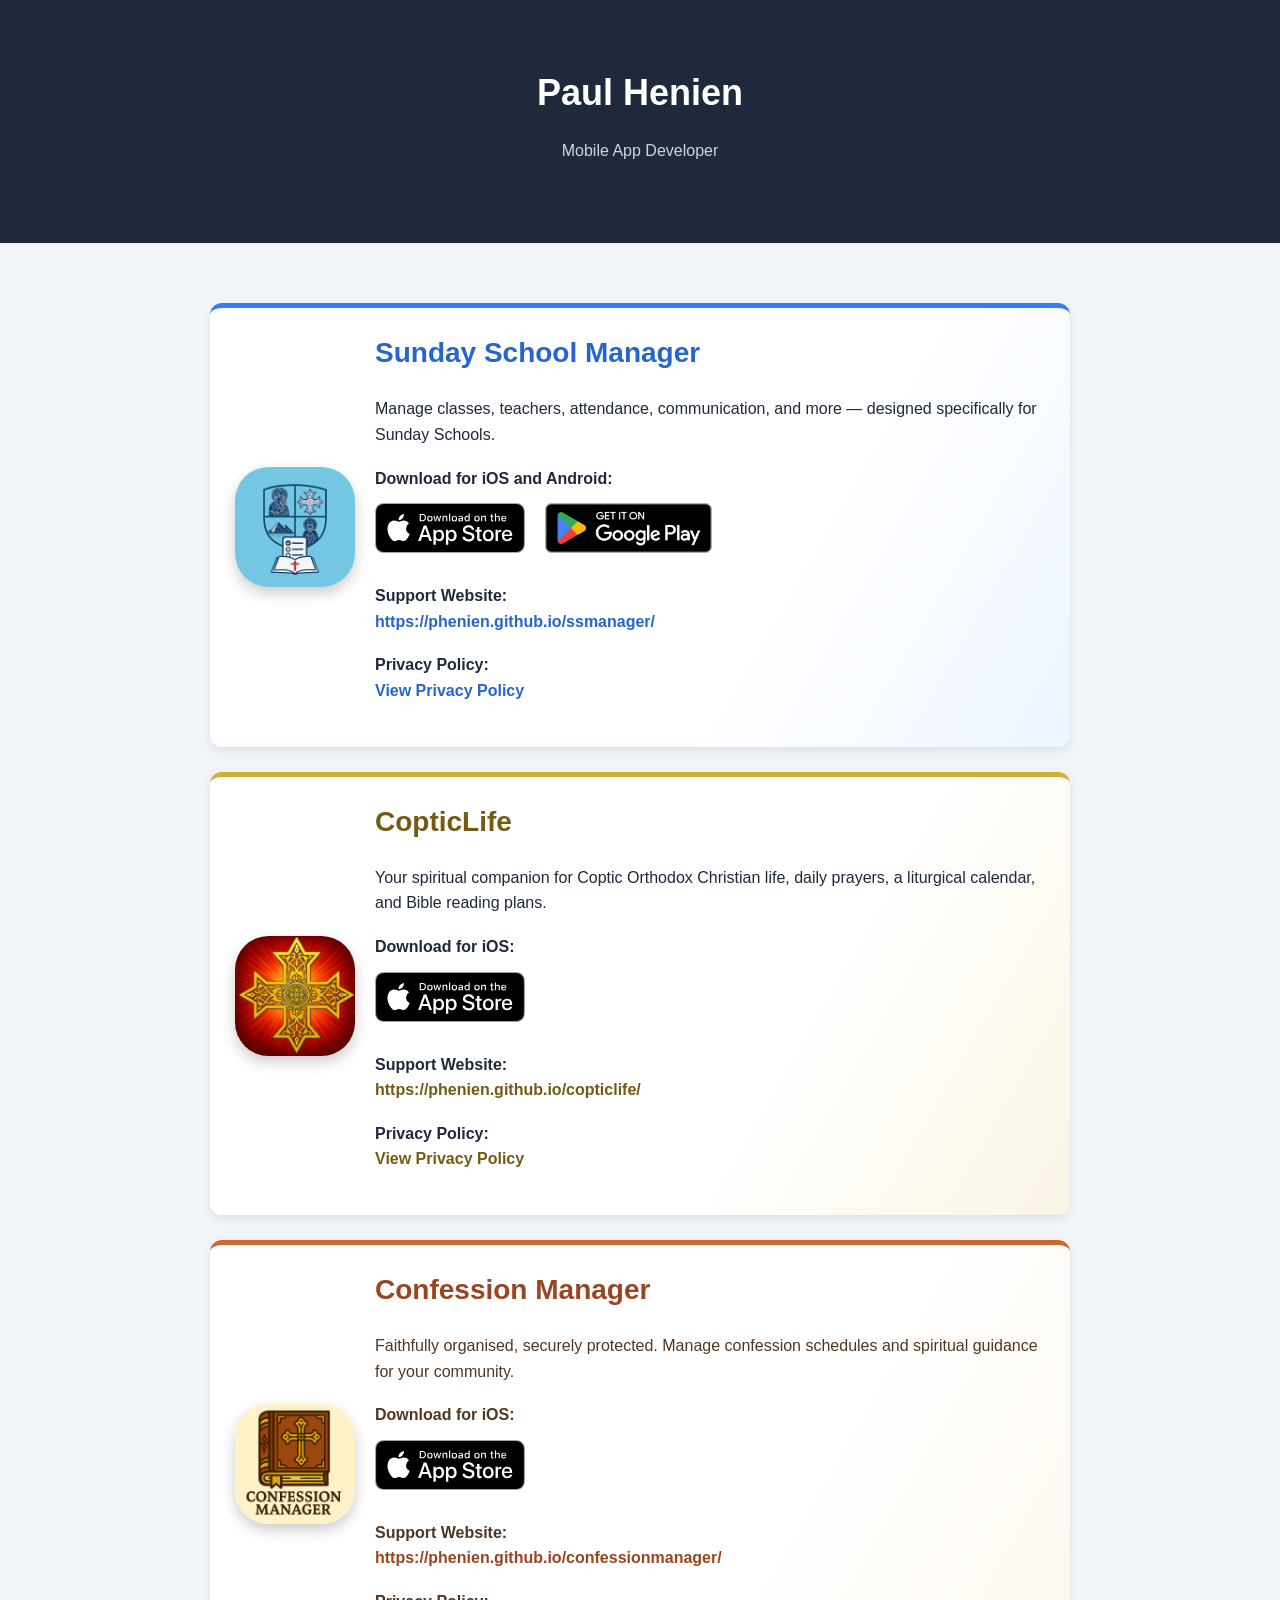
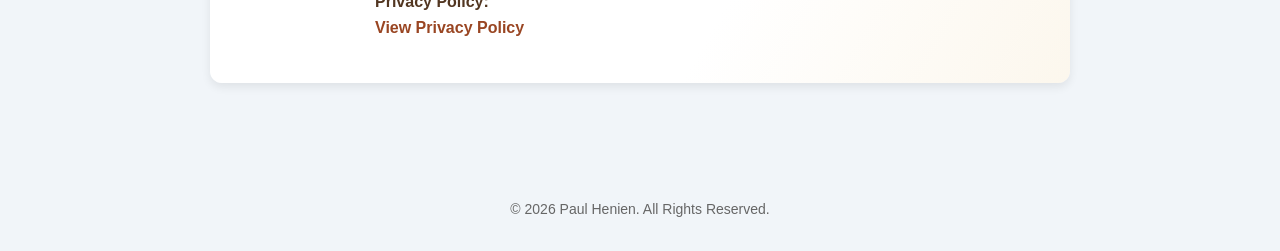
<file: index.html>
<!DOCTYPE html>
<html lang="en-GB">
<head>
    <meta charset="UTF-8" />
    <meta name="viewport" content="width=device-width, initial-scale=1.0" />
    <title>Paul Henien – Developer Portfolio</title>
    <link rel="icon" type="image/svg+xml" href="assets/portfolio-icon.svg">

    <style>
        body {
            font-family: Arial, Helvetica, sans-serif;
            margin: 0;
            padding: 0;
        }

        header {
            background: #2c3e50;
            color: white;
            padding: 40px 20px;
            text-align: center;
        }

        h1 {
            margin: 0 0 10px 0;
            font-size: 36px;
        }

        .container {
            max-width: 900px;
            margin: 40px auto;
            padding: 20px;
        }

        .app-card {
            background: white;
            border-radius: 12px;
            padding: 25px;
            margin-bottom: 25px;
            box-shadow: 0 4px 10px rgba(0,0,0,0.08);
            display: flex;
            gap: 20px;
            align-items: center;
        }

        .app-info {
            flex: 1;
            min-width: 0;
        }

        .app-card h2 {
            margin: 0 0 24px;
            font-size: 28px;
            line-height: 1.4;
        }

        a {
            color: #007aff;
            text-decoration: none;
            font-weight: 600;
        }

        a:hover {
            text-decoration: underline;
        }

        footer {
            text-align: center;
            padding: 30px;
            font-size: 14px;
            color: #666;
        }

        /* App icon styling */
        .app-icon {
            width: 120px;
            height: 120px;
            border-radius: 28%; /* App Store–style rounded corners */
            overflow: hidden;
            flex-shrink: 0;
            box-shadow: 0 6px 14px rgba(0,0,0,0.2);
        }

        .app-icon img {
            width: 100%;
            height: 100%;
            object-fit: cover;
            display: block;
        }

        @media (max-width: 600px) {
            .app-card {
                flex-direction: column;
                align-items: flex-start;
            }
        }
    </style>
    <meta name="description" content="Apps by Paul Henien: Sunday School Manager, CopticLife and Confession Manager. Find app information, support and privacy policies.">
    <link rel="stylesheet" href="assets/site.css">
</head>

<body class="portfolio">

<header>
    <h1>Paul Henien</h1>
    <p>Mobile App Developer</p>
</header>

<main class="container">

    <!-- App Section -->
    <div class="app-card theme-sunday-school">
        <div class="app-icon">
            <img src="SSManager.png" alt="Sunday School Manager icon">
        </div>

        <div class="app-info">
            <h2>Sunday School Manager</h2>
            <p>Manage classes, teachers, attendance, communication, and more — designed specifically for Sunday Schools.</p>

            <div class="app-download">
                <p class="download-label"><strong>Download for iOS and Android:</strong></p>
                <div class="store-badges">
                    <a href="https://apps.apple.com/app/sunday-school-manager/id6755734036" target="_blank" rel="noopener noreferrer" class="store-badge"><img src="assets/app-store-badge.svg" alt="Download on the App Store" height="50"></a>
                    <a href="https://play.google.com/store/apps/details?id=com.henien.ssmanager_flutter" class="store-badge google-play-badge"><img src="assets/google-play-badge.png" alt="Get it on Google Play" height="74"></a>
                </div>
            </div>

            <p><strong>Support Website:</strong><br>
                <a href="https://phenien.github.io/ssmanager/" target="_blank" rel="noopener noreferrer">
                    https://phenien.github.io/ssmanager/
                </a>
            </p>

            <p><strong>Privacy Policy:</strong><br>
                <a href="https://phenien.github.io/ssmanager/privacy.html" target="_blank" rel="noopener noreferrer">
                    View Privacy Policy
                </a>
            </p>
        </div>
    </div>

    <!-- CopticLife App Section -->
    <div class="app-card theme-coptic-life">
        <div class="app-icon">
            <img src="CopticLife.png" alt="Coptic Life icon">
        </div>

        <div class="app-info">
            <h2>CopticLife</h2>
            <p>Your spiritual companion for Coptic Orthodox Christian life, daily prayers, a liturgical calendar, and Bible reading plans.</p>

            <div class="app-download">
                <p class="download-label"><strong>Download for iOS:</strong></p>
                <div class="store-badges">
                    <a href="https://apps.apple.com/app/coptic-life/id6757601710" class="store-badge"><img src="assets/app-store-badge.svg" alt="Download on the App Store" height="50"></a>
                </div>
            </div>

            <p><strong>Support Website:</strong><br>
                <a href="https://phenien.github.io/copticlife/" target="_blank" rel="noopener noreferrer">
                    https://phenien.github.io/copticlife/
                </a>
            </p>

            <p><strong>Privacy Policy:</strong><br>
                <a href="https://phenien.github.io/copticlife/privacy.html" target="_blank" rel="noopener noreferrer">
                    View Privacy Policy
                </a>
            </p>
        </div>
    </div>

    <!-- Confession Manager App Section -->
    <div class="app-card theme-confession">
        <div class="app-icon">
            <img src="ConfessionManager.png" alt="Confession Manager icon">
        </div>

        <div class="app-info">
            <h2>Confession Manager</h2>
            <p>Faithfully organised, securely protected. Manage confession schedules and spiritual guidance for your community.</p>

            <div class="app-download">
                <p class="download-label"><strong>Download for iOS:</strong></p>
                <div class="store-badges">
                    <a href="https://apps.apple.com/app/confession-manager/id6755344059" class="store-badge"><img src="assets/app-store-badge.svg" alt="Download on the App Store" height="50"></a>
                </div>
            </div>

            <p><strong>Support Website:</strong><br>
                <a href="https://phenien.github.io/confessionmanager/" target="_blank" rel="noopener noreferrer">
                    https://phenien.github.io/confessionmanager/
                </a>
            </p>

            <p><strong>Privacy Policy:</strong><br>
                <a href="https://phenien.github.io/confessionmanager/privacy.html" target="_blank" rel="noopener noreferrer">
                    View Privacy Policy
                </a>
            </p>
        </div>
    </div>

</main>

<footer>
    &copy; <span id="year"></span> Paul Henien. All Rights Reserved.
</footer>

<script>
    // Auto-update year
    document.getElementById("year").textContent = new Date().getFullYear();
</script>

</body>
</html>
</file>
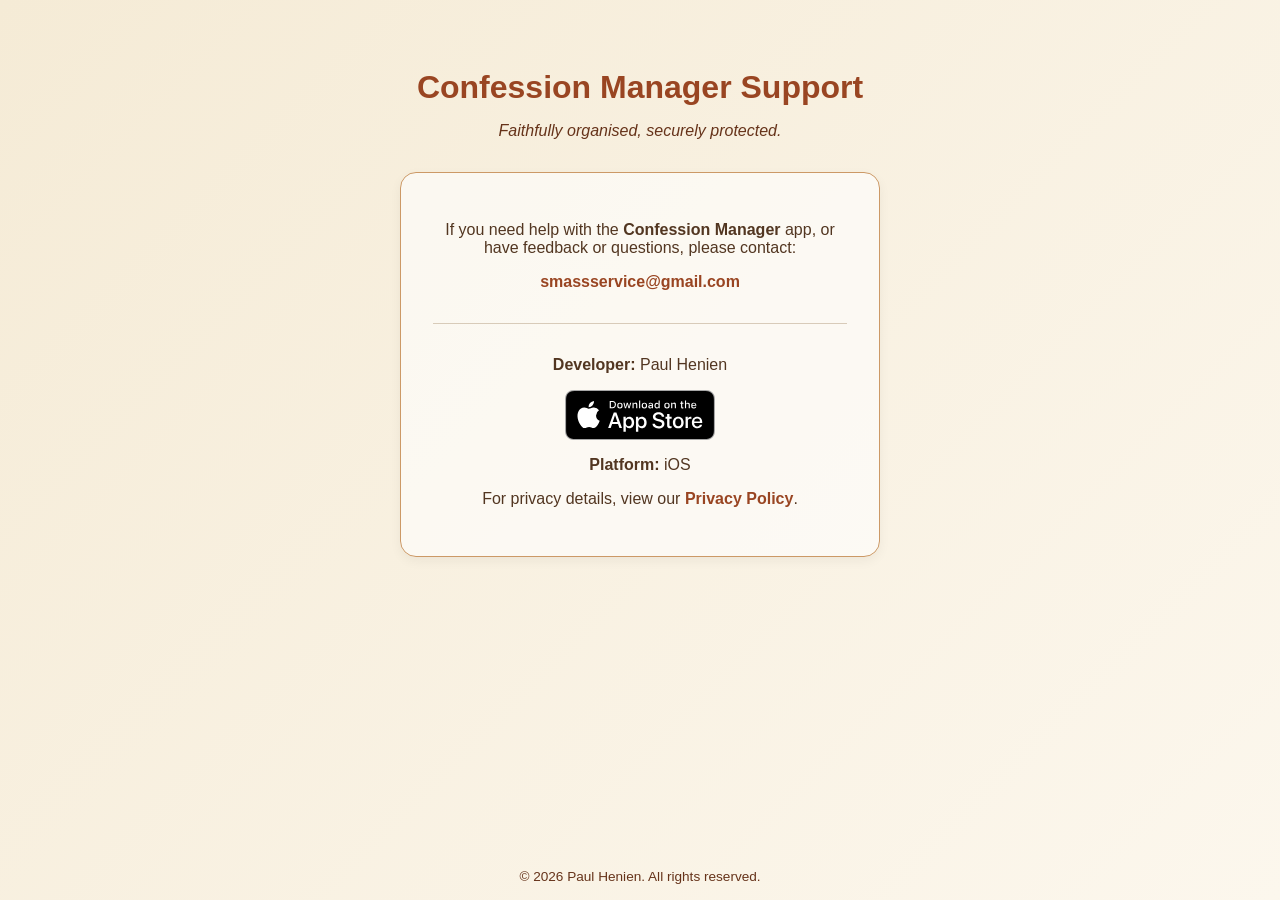
<file: confessionmanager/index.html>
<!DOCTYPE html>
<html lang="en-GB">
<head>
  <meta charset="UTF-8" />
  <meta name="viewport" content="width=device-width, initial-scale=1.0" />
  <meta name="description" content="Confession Manager App Support" />
  <title>Confession Manager Support</title>
  <style>
    body {
      font-family: -apple-system, BlinkMacSystemFont, "Segoe UI", Roboto, Helvetica, Arial, sans-serif;
      background: linear-gradient(135deg, var(--page) 0%, var(--page-end) 100%);
      color: var(--ink);
      margin: 0;
      padding: 0;
      display: flex;
      flex-direction: column;
      align-items: center;
      min-height: 100vh;
    }
    header {
      text-align: center;
      padding: 3rem 1rem 1rem;
    }
    h1 {
      color: var(--link);
      font-size: 2rem;
      margin-bottom: 0.5rem;
    }
    p.subtitle {
      font-style: italic;
      color: var(--muted);
    }
    main {
      background: #ffffffcc;
      border: 1px solid #d6c3a1;
      border-radius: 16px;
      padding: 2rem;
      max-width: 480px;
      text-align: center;
      box-shadow: 0 4px 12px rgba(0, 0, 0, 0.05);
    }
    a {
      color: var(--link);
      text-decoration: none;
      font-weight: 600;
    }
    a:hover {
      text-decoration: underline;
    }
    footer {
      margin-top: auto;
      text-align: center;
      padding: 1rem;
      font-size: 0.85rem;
      color: #7b6a58;
    }
  </style>
    <link rel="stylesheet" href="../assets/site.css">
    <link rel="icon" type="image/png" href="../ConfessionManager.png">
    <link rel="apple-touch-icon" href="../ConfessionManager.png">
</head>
<body class="theme-confession">
  <header>
    <h1 class="app-title"><span>Confession Manager Support</span></h1>
    <p class="subtitle">Faithfully organised, securely protected.</p>
  </header>

  <main>
    <p>If you need help with the <strong>Confession Manager</strong> app, or have feedback or questions, please contact:</p>
    <p><a href="mailto:smassservice@gmail.com">smassservice@gmail.com</a></p>

    <hr style="margin: 2rem 0; border: none; border-top: 1px solid #d8cbb9;" />

    <p><strong>Developer:</strong> Paul Henien</p>
    <p><a href="https://apps.apple.com/app/confession-manager/id6755344059" class="store-badge"><img src="../assets/app-store-badge.svg" alt="Download on the App Store" height="50"></a></p>
    <p><strong>Platform:</strong> iOS</p>

    <p>For privacy details, view our <a href="privacy.html">Privacy Policy</a>.</p>
  </main>

  <footer>
    &copy; 2026 Paul Henien. All rights reserved.
  </footer>
</body>
</html>
</file>
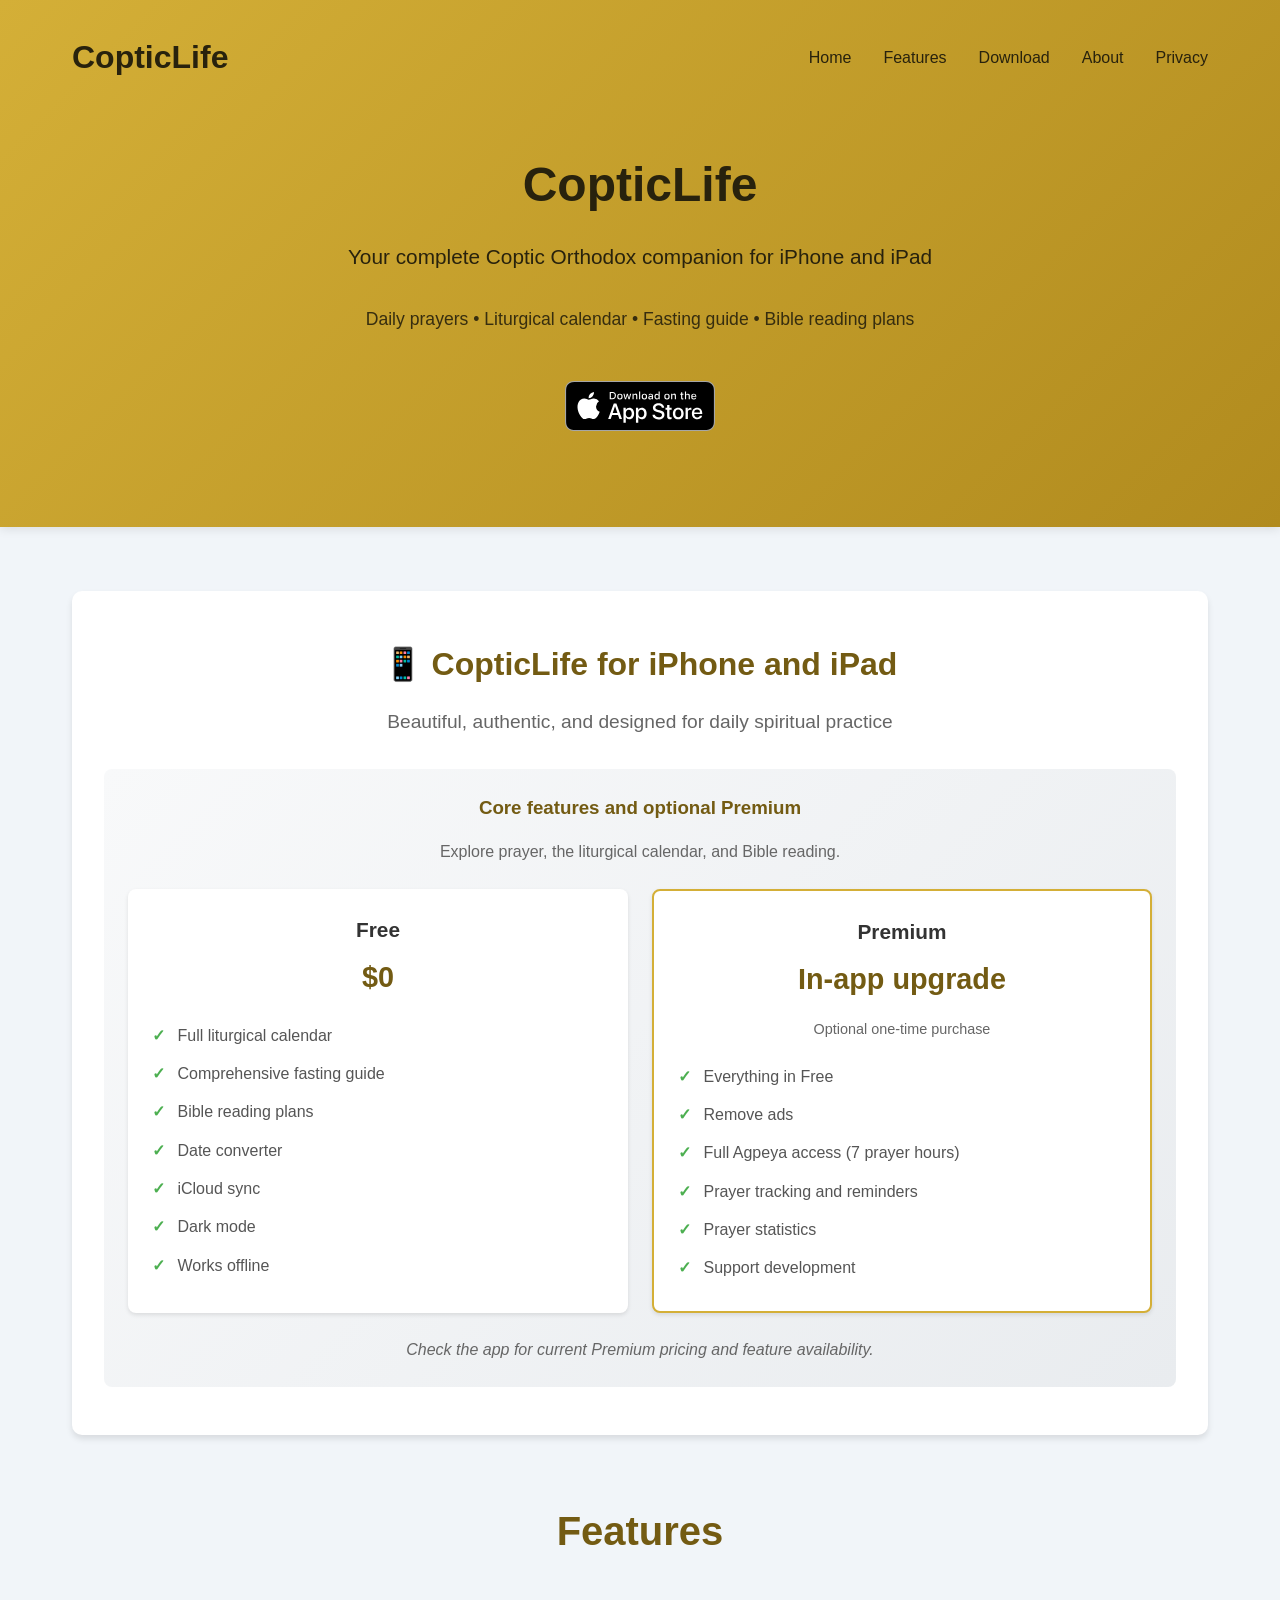
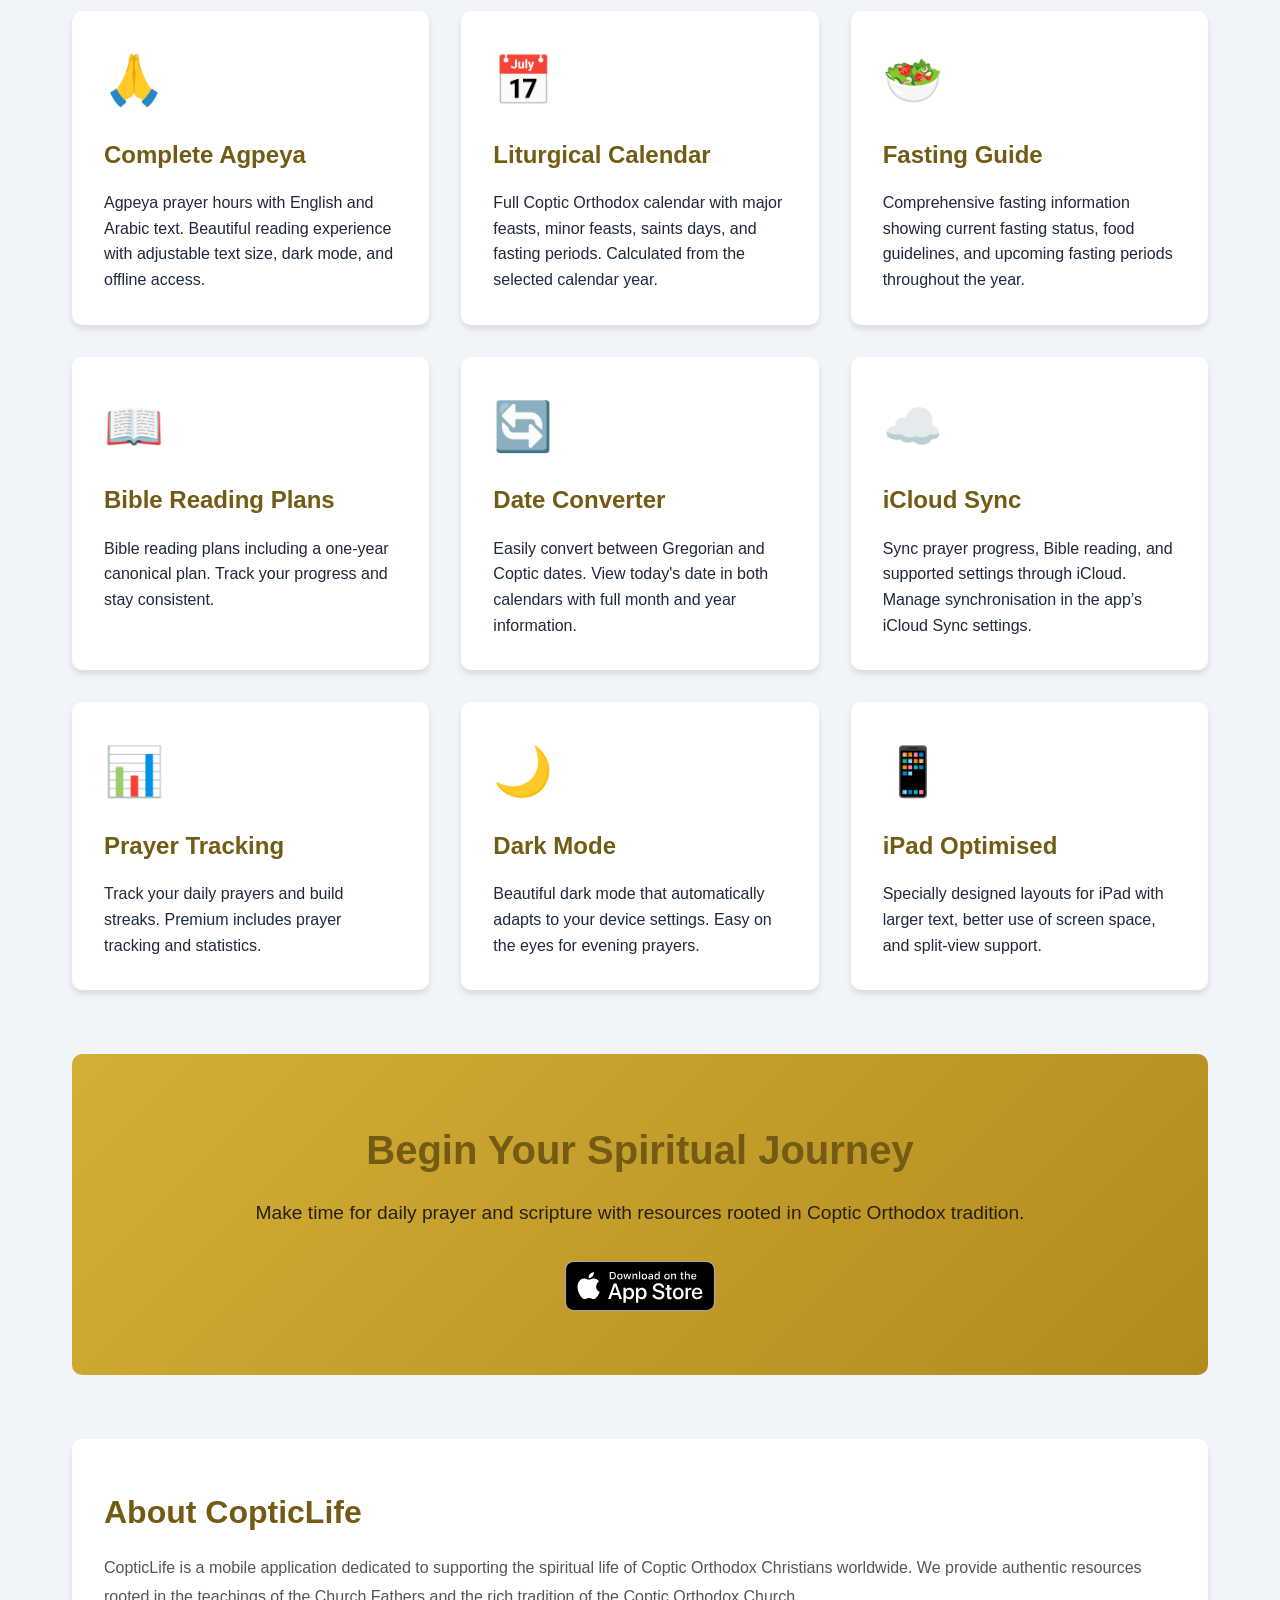
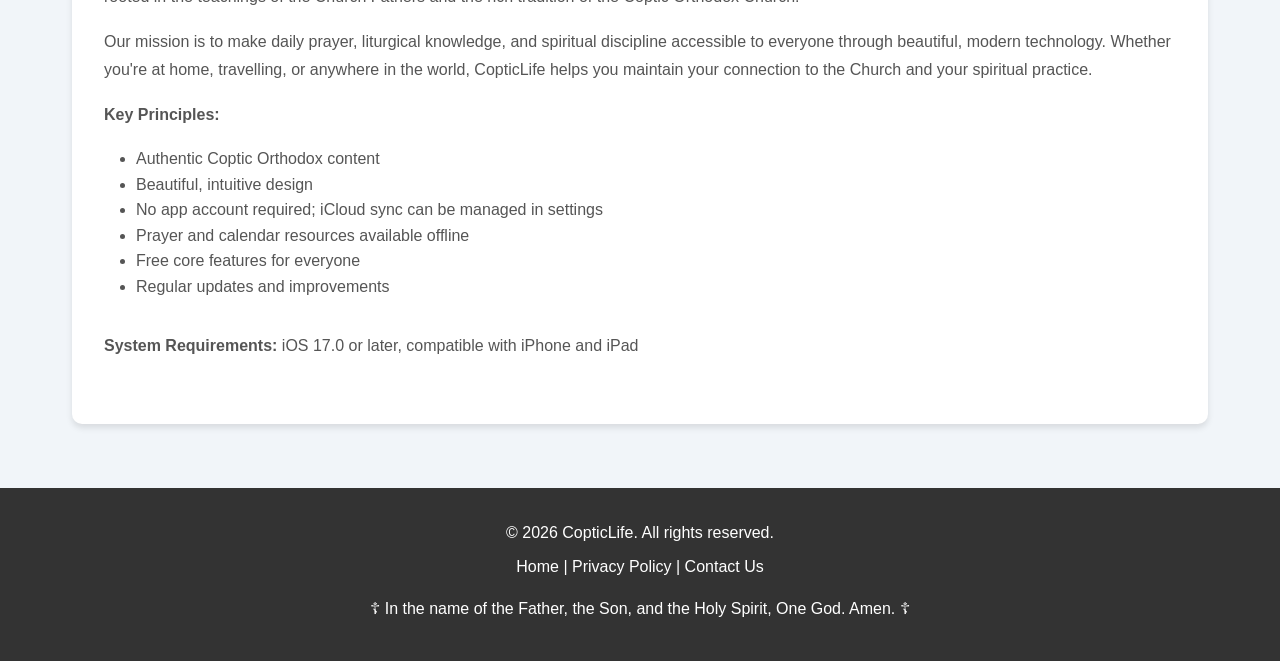
<file: copticlife/index.html>
<!DOCTYPE html>
<html lang="en-GB">
<head>
    <meta charset="UTF-8">
    <meta name="viewport" content="width=device-width, initial-scale=1.0">
    <meta name="description" content="CopticLife - Complete Coptic Orthodox companion app with Agpeya prayers, liturgical calendar, fasting guide, and Bible reading plans. Free on iOS.">
    <meta name="keywords" content="Coptic, Orthodox, Agpeya, Prayer, Fasting, Calendar, Bible, Church, iOS, iPhone, iPad">
    <meta name="author" content="CopticLife">
    <title>CopticLife - Coptic Orthodox Companion App</title>
    <style>
        * {
            margin: 0;
            padding: 0;
            box-sizing: border-box;
        }

        body {
            font-family: -apple-system, BlinkMacSystemFont, 'Segoe UI', Roboto, 'Helvetica Neue', Arial, sans-serif;
            line-height: 1.6;
            color: #333;
            background-color: #f4f4f4;
        }

        header {
            background: linear-gradient(135deg, var(--brand) 0%, var(--brand-end) 100%);
            color: white;
            padding: 2rem 0;
            box-shadow: 0 2px 10px rgba(0,0,0,0.1);
        }

        nav {
            max-width: 1200px;
            margin: 0 auto;
            padding: 0 2rem;
            display: flex;
            justify-content: space-between;
            align-items: center;
        }

        .logo {
            font-size: 2rem;
            font-weight: bold;
            text-decoration: none;
            color: white;
            display: flex;
            align-items: center;
            gap: 10px;
        }



        nav ul {
            list-style: none;
            display: flex;
            gap: 2rem;
        }

        nav ul li a {
            color: white;
            text-decoration: none;
            font-weight: 500;
            transition: opacity 0.3s;
        }

        nav ul li a:hover {
            opacity: 0.8;
        }

        .hero {
            max-width: 1200px;
            margin: 0 auto;
            padding: 4rem 2rem;
            text-align: center;
        }

        .hero h1 {
            font-size: 3rem;
            margin-bottom: 1rem;
            color: white;
        }

        .hero p {
            font-size: 1.3rem;
            color: rgba(255,255,255,0.95);
            margin-bottom: 2rem;
        }

        .download-badge {
            display: inline-block;
            margin-top: 1rem;
        }

        .download-badge img {
            height: 50px;
            transition: transform 0.3s;
        }

        .download-badge:hover img {
            transform: scale(1.05);
        }

        .container {
            max-width: 1200px;
            margin: 0 auto;
            padding: 4rem 2rem;
        }

        .app-showcase {
            background: white;
            padding: 3rem 2rem;
            border-radius: 10px;
            box-shadow: 0 4px 6px rgba(0,0,0,0.1);
            margin-bottom: 4rem;
            text-align: center;
        }

        .app-showcase h2 {
            color: var(--brand);
            font-size: 2rem;
            margin-bottom: 1rem;
        }

        .app-showcase .subtitle {
            color: #666;
            font-size: 1.2rem;
            margin-bottom: 2rem;
        }

        .pricing {
            background: linear-gradient(135deg, #f8f9fa 0%, #e9ecef 100%);
            padding: 1.5rem;
            border-radius: 8px;
            margin-top: 2rem;
        }

        .pricing h3 {
            color: var(--brand);
            margin-bottom: 1rem;
        }

        .pricing-grid {
            display: grid;
            grid-template-columns: repeat(auto-fit, minmax(250px, 1fr));
            gap: 1.5rem;
            margin-top: 1rem;
        }

        .pricing-card {
            background: white;
            padding: 1.5rem;
            border-radius: 8px;
            box-shadow: 0 2px 4px rgba(0,0,0,0.1);
        }

        .pricing-card h4 {
            color: #333;
            font-size: 1.3rem;
            margin-bottom: 0.5rem;
        }

        .pricing-card .price {
            color: var(--brand);
            font-size: 1.8rem;
            font-weight: bold;
            margin-bottom: 1rem;
        }

        .pricing-card ul {
            list-style: none;
            text-align: left;
        }

        .pricing-card ul li {
            padding: 0.4rem 0;
            color: #555;
        }

        .pricing-card ul li::before {
            content: "✓ ";
            color: #4CAF50;
            font-weight: bold;
            margin-right: 0.5rem;
        }

        .features {
            display: grid;
            grid-template-columns: repeat(auto-fit, minmax(300px, 1fr));
            gap: 2rem;
            margin-bottom: 4rem;
        }

        .feature-card {
            background: white;
            padding: 2rem;
            border-radius: 10px;
            box-shadow: 0 4px 6px rgba(0,0,0,0.1);
            transition: transform 0.3s, box-shadow 0.3s;
        }

        .feature-card:hover {
            transform: translateY(-5px);
            box-shadow: 0 8px 15px rgba(0,0,0,0.2);
        }

        .feature-card h3 {
            color: var(--brand);
            margin-bottom: 1rem;
            font-size: 1.5rem;
        }

        .feature-icon {
            font-size: 3rem;
            margin-bottom: 1rem;
        }

        .cta-section {
            background: linear-gradient(135deg, var(--brand) 0%, var(--brand-end) 100%);
            color: white;
            padding: 4rem 2rem;
            border-radius: 10px;
            text-align: center;
            margin-bottom: 4rem;
        }

        .cta-section h2 {
            font-size: 2.5rem;
            margin-bottom: 1rem;
        }

        .cta-section p {
            font-size: 1.2rem;
            margin-bottom: 2rem;
        }

        .btn {
            display: inline-block;
            padding: 1rem 2rem;
            background: white;
            color: var(--brand);
            text-decoration: none;
            border-radius: 5px;
            font-weight: bold;
            transition: background 0.3s, color 0.3s;
        }

        .btn:hover {
            background: #f4f4f4;
        }

        .about-section {
            background: white;
            padding: 3rem 2rem;
            border-radius: 10px;
            box-shadow: 0 4px 6px rgba(0,0,0,0.1);
        }

        .about-section h2 {
            color: var(--brand);
            margin-bottom: 1rem;
            font-size: 2rem;
        }

        .about-section p {
            margin-bottom: 1rem;
            color: #555;
            line-height: 1.8;
        }

        footer {
            background: #333;
            color: white;
            text-align: center;
            padding: 2rem;
        }

        footer p {
            margin-bottom: 0.5rem;
        }

        footer a {
            color: #fff;
            text-decoration: none;
        }

        footer a:hover {
            text-decoration: underline;
        }

        @media (max-width: 768px) {
            nav {
                flex-direction: column;
                gap: 1rem;
            }

            nav ul {
                flex-wrap: wrap;
                justify-content: center;
            }

            .hero h1 {
                font-size: 2rem;
            }

            .hero p {
                font-size: 1.1rem;
            }

            .cta-section h2 {
                font-size: 1.8rem;
            }

            .pricing-grid {
                grid-template-columns: 1fr;
            }
        }
    </style>
    <link rel="stylesheet" href="../assets/site.css">
    <link rel="icon" type="image/png" href="../CopticLife.png">
    <link rel="apple-touch-icon" href="../CopticLife.png">
</head>
<body class="theme-coptic-life">
    <header>
        <nav>
            <a href="/copticlife/" class="logo app-brand"><span>CopticLife</span></a>
            <ul>
                <li><a href="/copticlife/">Home</a></li>
                <li><a href="#features">Features</a></li>
                <li><a href="#download">Download</a></li>
                <li><a href="#about">About</a></li>
                <li><a href="/copticlife/privacy.html">Privacy</a></li>
            </ul>
        </nav>
        <div class="hero">
            <h1>CopticLife</h1>
            <p>Your complete Coptic Orthodox companion for iPhone and iPad</p>
            <p style="font-size: 1.1rem; opacity: 0.9;">Daily prayers • Liturgical calendar • Fasting guide • Bible reading plans</p>
            <a href="https://apps.apple.com/app/coptic-life/id6757601710" class="store-badge"><img src="../assets/app-store-badge.svg" alt="Download on the App Store" height="50"></a>
        </div>
    </header>

    <div class="container">
        <section class="app-showcase" id="download">
            <h2>📱 CopticLife for iPhone and iPad</h2>
            <p class="subtitle">Beautiful, authentic, and designed for daily spiritual practice</p>
            
            <div class="pricing">
                <h3>Core features and optional Premium</h3>
                <p style="color: #666; margin-bottom: 1.5rem;">Explore prayer, the liturgical calendar, and Bible reading.</p>
                
                <div class="pricing-grid">
                    <div class="pricing-card">
                        <h4>Free</h4>
                        <div class="price">$0</div>
                        <ul>
                            <li>Full liturgical calendar</li>
                            <li>Comprehensive fasting guide</li>
                            <li>Bible reading plans</li>
                            <li>Date converter</li>
                            <li>iCloud sync</li>
                            <li>Dark mode</li>
                            <li>Works offline</li>
                        </ul>
                    </div>
                    
                    <div class="pricing-card" style="border: 2px solid var(--brand);">
                        <h4>Premium</h4>
                        <div class="price">In-app upgrade</div>
                        <p style="color: #666; font-size: 0.9rem; margin-bottom: 1rem;">Optional one-time purchase</p>
                        <ul>
                            <li>Everything in Free</li>
                            <li>Remove ads</li>
                            <li>Full Agpeya access (7 prayer hours)</li>
                            <li>Prayer tracking and reminders</li>
                            <li>Prayer statistics</li>
                            <li>Support development</li>
                        </ul>
                    </div>
                </div>
                
                <p style="margin-top: 1.5rem; color: #666; font-style: italic;">Check the app for current Premium pricing and feature availability.</p>
            </div>
        </section>

        <section id="features">
            <h2 style="text-align: center; font-size: 2.5rem; color: var(--brand); margin-bottom: 3rem;">Features</h2>
            
            <div class="features">
                <div class="feature-card">
                    <div class="feature-icon">🙏</div>
                    <h3>Complete Agpeya</h3>
                    <p>Agpeya prayer hours with English and Arabic text. Beautiful reading experience with adjustable text size, dark mode, and offline access.</p>
                </div>

                <div class="feature-card">
                    <div class="feature-icon">📅</div>
                    <h3>Liturgical Calendar</h3>
                    <p>Full Coptic Orthodox calendar with major feasts, minor feasts, saints days, and fasting periods. Calculated from the selected calendar year.</p>
                </div>

                <div class="feature-card">
                    <div class="feature-icon">🥗</div>
                    <h3>Fasting Guide</h3>
                    <p>Comprehensive fasting information showing current fasting status, food guidelines, and upcoming fasting periods throughout the year.</p>
                </div>

                <div class="feature-card">
                    <div class="feature-icon">📖</div>
                    <h3>Bible Reading Plans</h3>
                    <p>Bible reading plans including a one-year canonical plan. Track your progress and stay consistent.</p>
                </div>

                <div class="feature-card">
                    <div class="feature-icon">🔄</div>
                    <h3>Date Converter</h3>
                    <p>Easily convert between Gregorian and Coptic dates. View today's date in both calendars with full month and year information.</p>
                </div>

                <div class="feature-card">
                    <div class="feature-icon">☁️</div>
                    <h3>iCloud Sync</h3>
                    <p>Sync prayer progress, Bible reading, and supported settings through iCloud. Manage synchronisation in the app’s iCloud Sync settings.</p>
                </div>

                <div class="feature-card">
                    <div class="feature-icon">📊</div>
                    <h3>Prayer Tracking</h3>
                    <p>Track your daily prayers and build streaks. Premium includes prayer tracking and statistics.</p>
                </div>

                <div class="feature-card">
                    <div class="feature-icon">🌙</div>
                    <h3>Dark Mode</h3>
                    <p>Beautiful dark mode that automatically adapts to your device settings. Easy on the eyes for evening prayers.</p>
                </div>

                <div class="feature-card">
                    <div class="feature-icon">📱</div>
                    <h3>iPad Optimised</h3>
                    <p>Specially designed layouts for iPad with larger text, better use of screen space, and split-view support.</p>
                </div>
            </div>
        </section>

        <section class="cta-section">
            <h2>Begin Your Spiritual Journey</h2>
            <p>Make time for daily prayer and scripture with resources rooted in Coptic Orthodox tradition.</p>
            <a href="https://apps.apple.com/app/coptic-life/id6757601710" class="store-badge"><img src="../assets/app-store-badge.svg" alt="Download on the App Store" height="50"></a>
        </section>

        <section class="about-section" id="about">
            <h2>About CopticLife</h2>
            <p>CopticLife is a mobile application dedicated to supporting the spiritual life of Coptic Orthodox Christians worldwide. We provide authentic resources rooted in the teachings of the Church Fathers and the rich tradition of the Coptic Orthodox Church.</p>
            
            <p>Our mission is to make daily prayer, liturgical knowledge, and spiritual discipline accessible to everyone through beautiful, modern technology. Whether you're at home, travelling, or anywhere in the world, CopticLife helps you maintain your connection to the Church and your spiritual practice.</p>
            
            <p><strong>Key Principles:</strong></p>
            <ul style="margin-left: 2rem; margin-top: 1rem; color: #555;">
                <li>Authentic Coptic Orthodox content</li>
                <li>Beautiful, intuitive design</li>
                <li>No app account required; iCloud sync can be managed in settings</li>
                <li>Prayer and calendar resources available offline</li>
                <li>Free core features for everyone</li>
                <li>Regular updates and improvements</li>
            </ul>

            <p style="margin-top: 2rem;"><strong>System Requirements:</strong> iOS 17.0 or later, compatible with iPhone and iPad</p>
        </section>
    </div>

    <footer>
        <p>&copy; 2026 CopticLife. All rights reserved.</p>
        <p>
            <a href="/copticlife/">Home</a> | 
            <a href="/copticlife/privacy.html">Privacy Policy</a> | 
            <a href="mailto:smassservice@gmail.com">Contact Us</a>
        </p>
        <p style="margin-top: 1rem;">☦ In the name of the Father, the Son, and the Holy Spirit, One God. Amen. ☦</p>
    </footer>
</body>
</html>
</file>
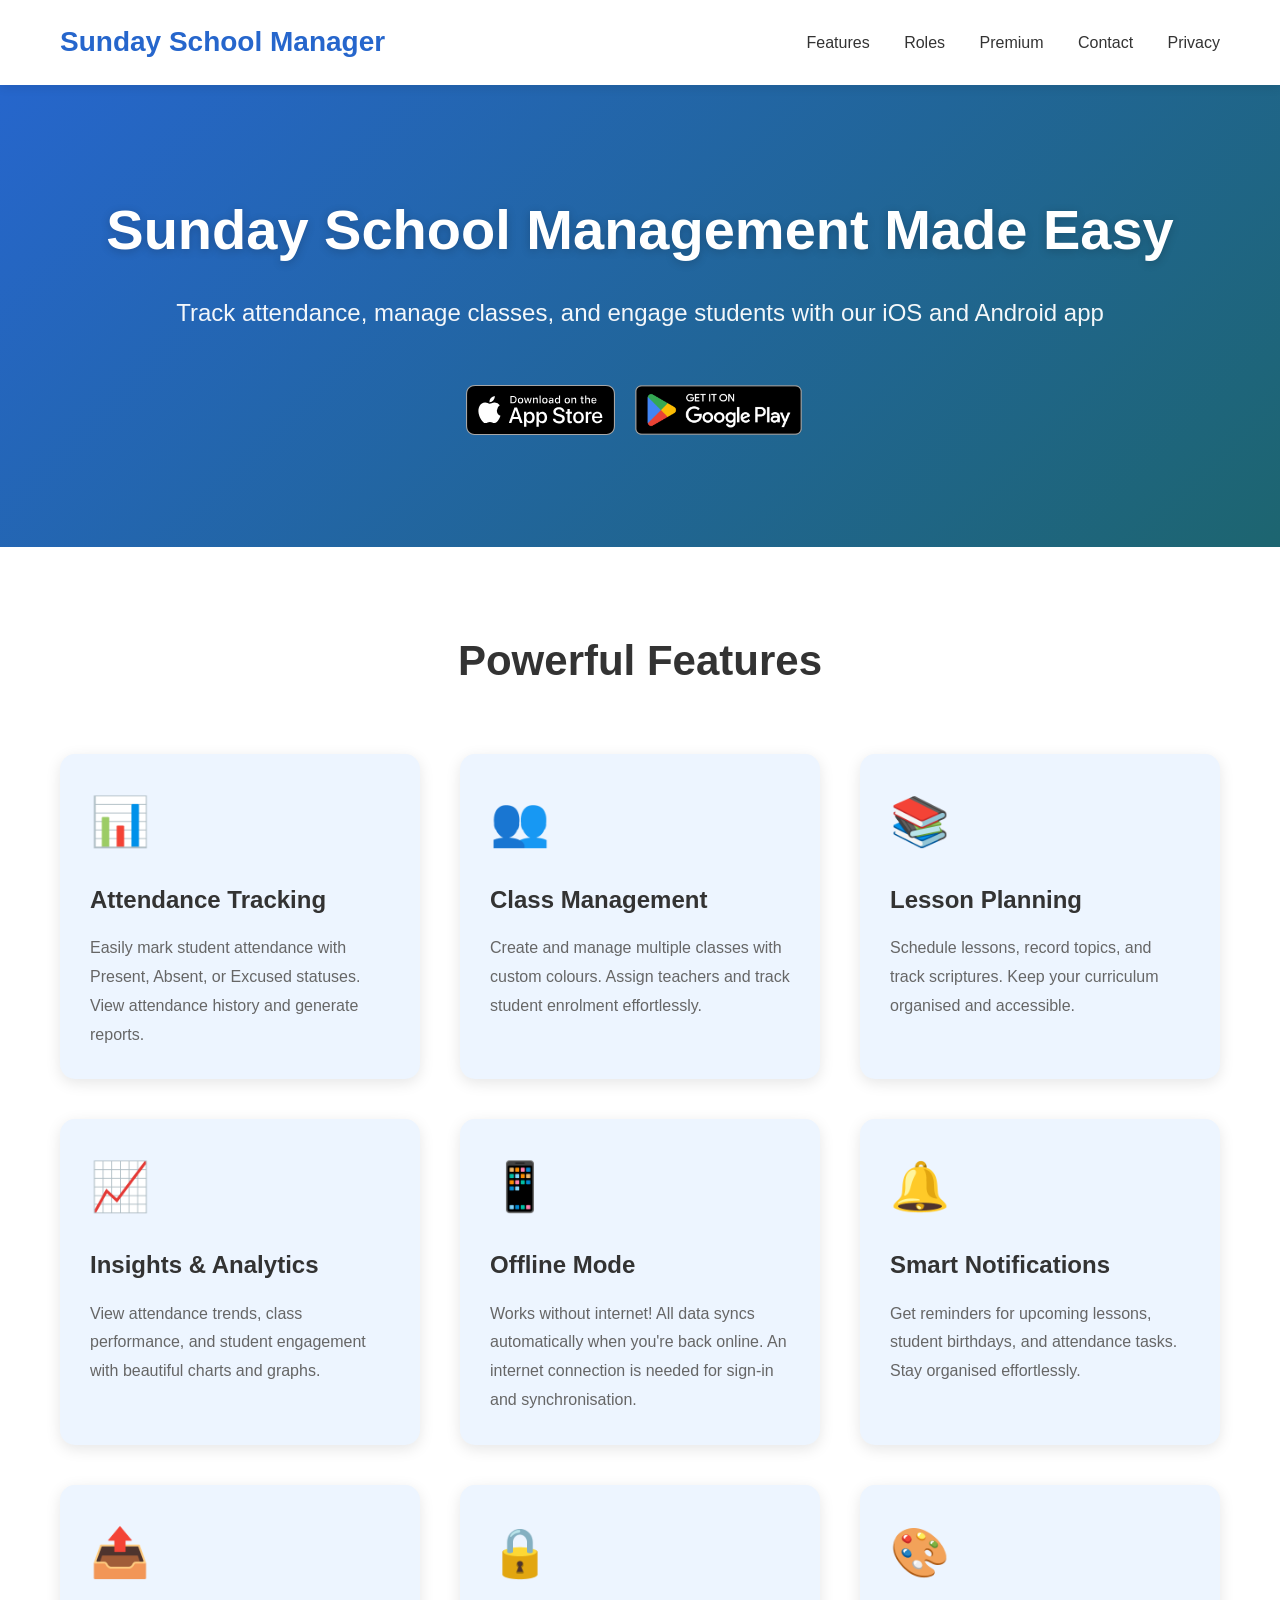
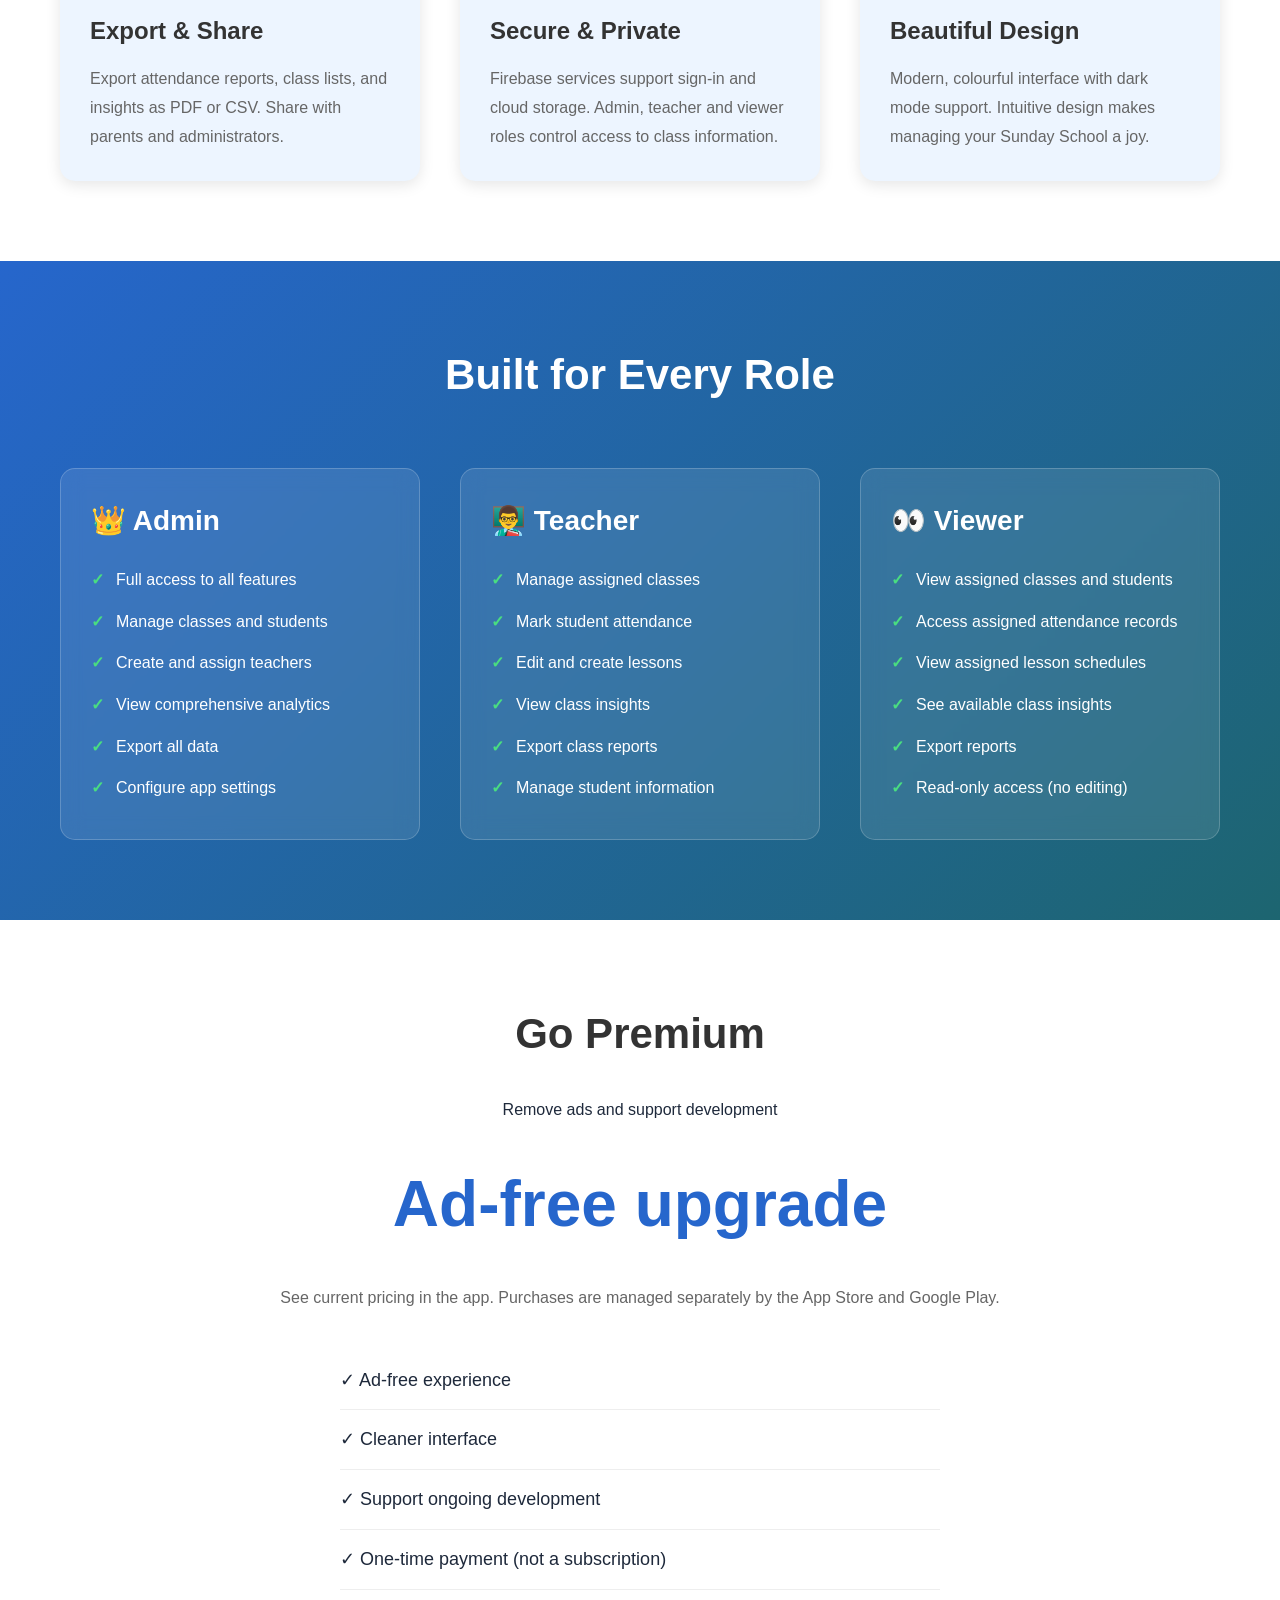
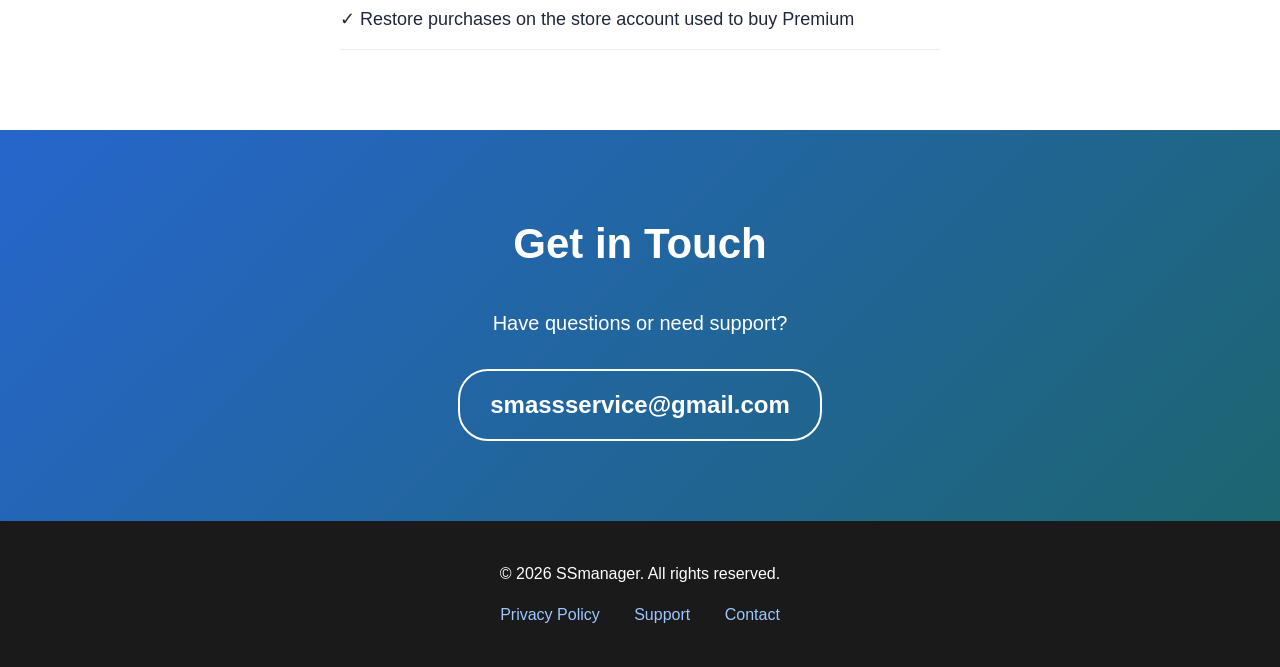
<file: SSmanager-support/index.html>
<!DOCTYPE html>
<html lang="en-GB">
<head>
    <meta charset="UTF-8">
    <meta name="viewport" content="width=device-width, initial-scale=1.0">
    <meta http-equiv="refresh" content="0; url=/ssmanager/">
    <link rel="canonical" href="https://phenien.github.io/ssmanager/">
    <title>Sunday School Manager</title>
</head>
<body>
    <p>This page has moved. <a href="/ssmanager/">Continue to Sunday School Manager</a>.</p>
</body>
</html>
</file>
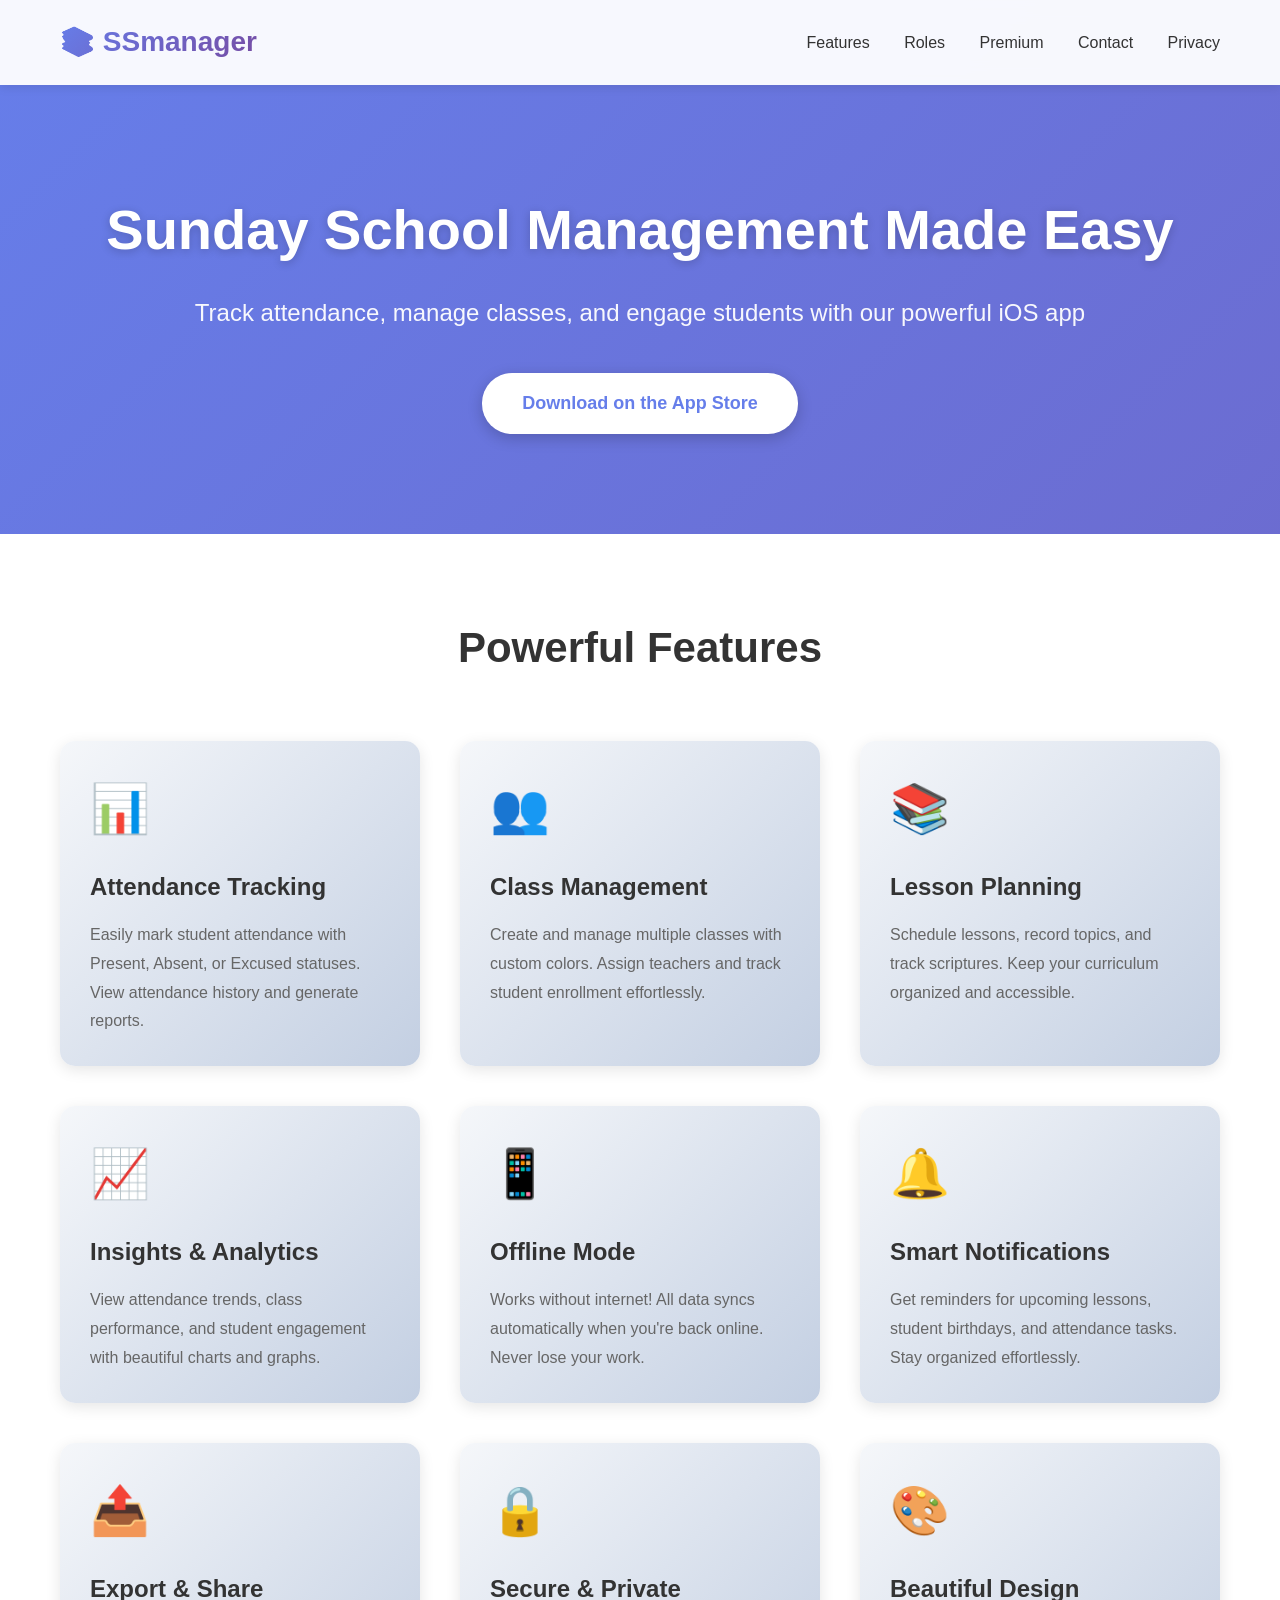
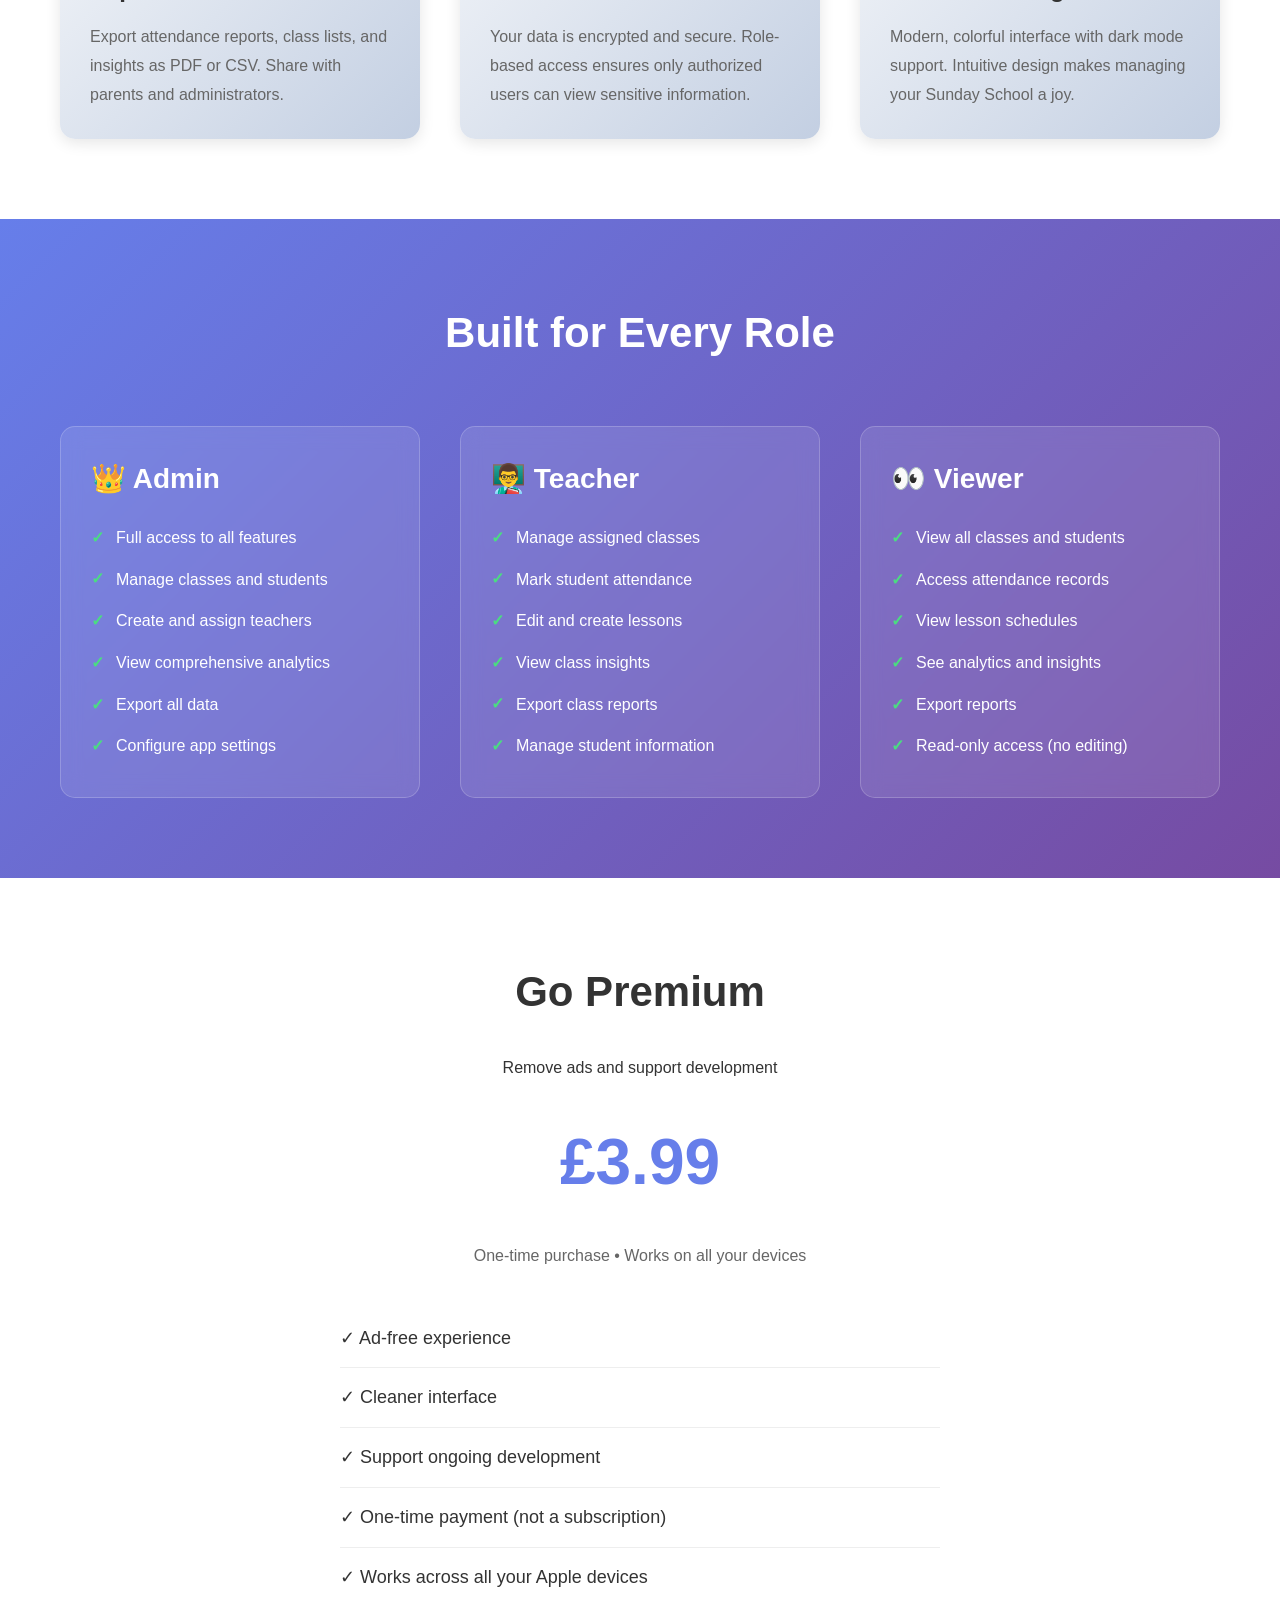
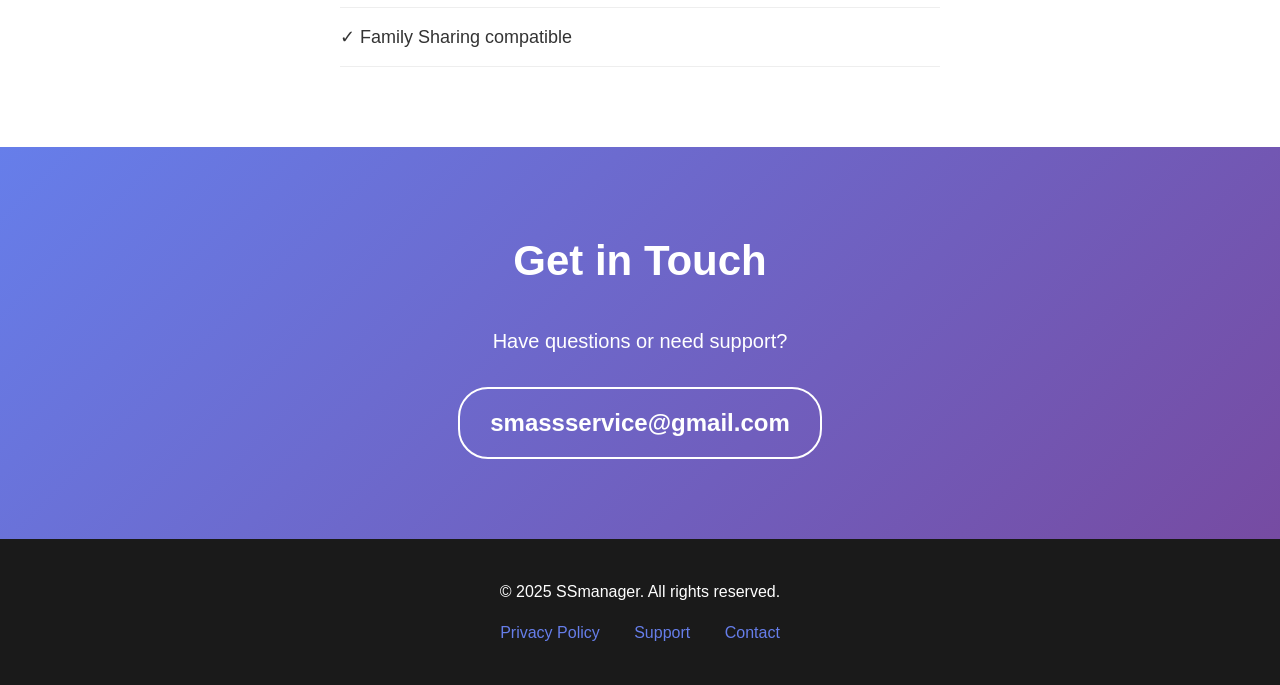
<file: ssmanager-support/index.html>
<!DOCTYPE html>
<html lang="en">
<head>
    <meta charset="UTF-8">
    <meta name="viewport" content="width=device-width, initial-scale=1.0">
    <meta name="description" content="SSmanager - Professional Sunday School Management App for iOS. Manage classes, track attendance, and engage students with ease.">
    <meta name="keywords" content="Sunday School, Church Management, Attendance Tracking, iOS App, Education">
    <meta name="author" content="SSmanager">
    <title>SSmanager - Sunday School Management Made Easy</title>
    <style>
        * {
            margin: 0;
            padding: 0;
            box-sizing: border-box;
        }

        body {
            font-family: -apple-system, BlinkMacSystemFont, 'Segoe UI', Roboto, Oxygen, Ubuntu, Cantarell, sans-serif;
            line-height: 1.6;
            color: #333;
            background: linear-gradient(135deg, #667eea 0%, #764ba2 100%);
        }

        .container {
            max-width: 1200px;
            margin: 0 auto;
            padding: 0 20px;
        }

        /* Header */
        header {
            background: rgba(255, 255, 255, 0.95);
            backdrop-filter: blur(10px);
            padding: 20px 0;
            box-shadow: 0 2px 10px rgba(0, 0, 0, 0.1);
            position: sticky;
            top: 0;
            z-index: 1000;
        }

        .header-content {
            display: flex;
            justify-content: space-between;
            align-items: center;
        }

        .logo {
            font-size: 28px;
            font-weight: bold;
            background: linear-gradient(135deg, #667eea 0%, #764ba2 100%);
            -webkit-background-clip: text;
            -webkit-text-fill-color: transparent;
            background-clip: text;
        }

        nav a {
            margin-left: 30px;
            text-decoration: none;
            color: #333;
            font-weight: 500;
            transition: color 0.3s;
        }

        nav a:hover {
            color: #667eea;
        }

        /* Hero Section */
        .hero {
            padding: 100px 0;
            text-align: center;
            color: white;
        }

        .hero h1 {
            font-size: 56px;
            margin-bottom: 20px;
            font-weight: 700;
            text-shadow: 0 2px 10px rgba(0, 0, 0, 0.2);
        }

        .hero p {
            font-size: 24px;
            margin-bottom: 40px;
            opacity: 0.95;
        }

        .cta-button {
            display: inline-block;
            padding: 16px 40px;
            background: white;
            color: #667eea;
            text-decoration: none;
            border-radius: 30px;
            font-weight: 600;
            font-size: 18px;
            transition: transform 0.3s, box-shadow 0.3s;
            box-shadow: 0 4px 15px rgba(0, 0, 0, 0.2);
        }

        .cta-button:hover {
            transform: translateY(-2px);
            box-shadow: 0 6px 20px rgba(0, 0, 0, 0.3);
        }

        /* Features Section */
        .features {
            padding: 80px 0;
            background: white;
        }

        .features h2 {
            text-align: center;
            font-size: 42px;
            margin-bottom: 60px;
            color: #333;
        }

        .feature-grid {
            display: grid;
            grid-template-columns: repeat(auto-fit, minmax(300px, 1fr));
            gap: 40px;
        }

        .feature-card {
            padding: 30px;
            border-radius: 15px;
            background: linear-gradient(135deg, #f5f7fa 0%, #c3cfe2 100%);
            box-shadow: 0 4px 15px rgba(0, 0, 0, 0.1);
            transition: transform 0.3s;
        }

        .feature-card:hover {
            transform: translateY(-5px);
        }

        .feature-icon {
            font-size: 48px;
            margin-bottom: 20px;
        }

        .feature-card h3 {
            font-size: 24px;
            margin-bottom: 15px;
            color: #333;
        }

        .feature-card p {
            color: #666;
            line-height: 1.8;
        }

        /* Roles Section */
        .roles {
            padding: 80px 0;
            background: linear-gradient(135deg, #667eea 0%, #764ba2 100%);
            color: white;
        }

        .roles h2 {
            text-align: center;
            font-size: 42px;
            margin-bottom: 60px;
        }

        .role-grid {
            display: grid;
            grid-template-columns: repeat(auto-fit, minmax(300px, 1fr));
            gap: 40px;
        }

        .role-card {
            padding: 30px;
            border-radius: 15px;
            background: rgba(255, 255, 255, 0.1);
            backdrop-filter: blur(10px);
            border: 1px solid rgba(255, 255, 255, 0.2);
        }

        .role-card h3 {
            font-size: 28px;
            margin-bottom: 15px;
        }

        .role-card ul {
            list-style: none;
            padding-left: 0;
        }

        .role-card li {
            padding: 8px 0;
            padding-left: 25px;
            position: relative;
        }

        .role-card li:before {
            content: "✓";
            position: absolute;
            left: 0;
            color: #4ade80;
            font-weight: bold;
        }

        /* Premium Section */
        .premium {
            padding: 80px 0;
            background: white;
            text-align: center;
        }

        .premium h2 {
            font-size: 42px;
            margin-bottom: 30px;
            color: #333;
        }

        .premium-price {
            font-size: 64px;
            font-weight: bold;
            color: #667eea;
            margin: 30px 0;
        }

        .premium-features {
            max-width: 600px;
            margin: 0 auto;
            text-align: left;
        }

        .premium-features li {
            padding: 15px 0;
            font-size: 18px;
            border-bottom: 1px solid #eee;
        }

        /* Contact Section */
        .contact {
            padding: 80px 0;
            background: linear-gradient(135deg, #667eea 0%, #764ba2 100%);
            color: white;
            text-align: center;
        }

        .contact h2 {
            font-size: 42px;
            margin-bottom: 30px;
        }

        .contact p {
            font-size: 20px;
            margin-bottom: 30px;
        }

        .contact a {
            color: white;
            text-decoration: none;
            font-weight: 600;
            font-size: 24px;
            padding: 15px 30px;
            border: 2px solid white;
            border-radius: 30px;
            display: inline-block;
            transition: background 0.3s, color 0.3s;
        }

        .contact a:hover {
            background: white;
            color: #667eea;
        }

        /* Footer */
        footer {
            background: #1a1a1a;
            color: white;
            padding: 40px 0;
            text-align: center;
        }

        footer a {
            color: #667eea;
            text-decoration: none;
            margin: 0 15px;
        }

        footer a:hover {
            text-decoration: underline;
        }

        /* Responsive */
        @media (max-width: 768px) {
            .hero h1 {
                font-size: 36px;
            }

            .hero p {
                font-size: 18px;
            }

            .features h2,
            .roles h2,
            .premium h2,
            .contact h2 {
                font-size: 32px;
            }

            nav {
                display: none;
            }
        }
    </style>
</head>
<body>
    <!-- Header -->
    <header>
        <div class="container">
            <div class="header-content">
                <div class="logo">📚 SSmanager</div>
                <nav>
                    <a href="#features">Features</a>
                    <a href="#roles">Roles</a>
                    <a href="#premium">Premium</a>
                    <a href="#contact">Contact</a>
                    <a href="privacy.html">Privacy</a>
                </nav>
            </div>
        </div>
    </header>

    <!-- Hero Section -->
    <section class="hero">
        <div class="container">
            <h1>Sunday School Management Made Easy</h1>
            <p>Track attendance, manage classes, and engage students with our powerful iOS app</p>
            <a href="#" class="cta-button">Download on the App Store</a>
        </div>
    </section>

    <!-- Features Section -->
    <section class="features" id="features">
        <div class="container">
            <h2>Powerful Features</h2>
            <div class="feature-grid">
                <div class="feature-card">
                    <div class="feature-icon">📊</div>
                    <h3>Attendance Tracking</h3>
                    <p>Easily mark student attendance with Present, Absent, or Excused statuses. View attendance history and generate reports.</p>
                </div>
                <div class="feature-card">
                    <div class="feature-icon">👥</div>
                    <h3>Class Management</h3>
                    <p>Create and manage multiple classes with custom colors. Assign teachers and track student enrollment effortlessly.</p>
                </div>
                <div class="feature-card">
                    <div class="feature-icon">📚</div>
                    <h3>Lesson Planning</h3>
                    <p>Schedule lessons, record topics, and track scriptures. Keep your curriculum organized and accessible.</p>
                </div>
                <div class="feature-card">
                    <div class="feature-icon">📈</div>
                    <h3>Insights & Analytics</h3>
                    <p>View attendance trends, class performance, and student engagement with beautiful charts and graphs.</p>
                </div>
                <div class="feature-card">
                    <div class="feature-icon">📱</div>
                    <h3>Offline Mode</h3>
                    <p>Works without internet! All data syncs automatically when you're back online. Never lose your work.</p>
                </div>
                <div class="feature-card">
                    <div class="feature-icon">🔔</div>
                    <h3>Smart Notifications</h3>
                    <p>Get reminders for upcoming lessons, student birthdays, and attendance tasks. Stay organized effortlessly.</p>
                </div>
                <div class="feature-card">
                    <div class="feature-icon">📤</div>
                    <h3>Export & Share</h3>
                    <p>Export attendance reports, class lists, and insights as PDF or CSV. Share with parents and administrators.</p>
                </div>
                <div class="feature-card">
                    <div class="feature-icon">🔒</div>
                    <h3>Secure & Private</h3>
                    <p>Your data is encrypted and secure. Role-based access ensures only authorized users can view sensitive information.</p>
                </div>
                <div class="feature-card">
                    <div class="feature-icon">🎨</div>
                    <h3>Beautiful Design</h3>
                    <p>Modern, colorful interface with dark mode support. Intuitive design makes managing your Sunday School a joy.</p>
                </div>
            </div>
        </div>
    </section>

    <!-- Roles Section -->
    <section class="roles" id="roles">
        <div class="container">
            <h2>Built for Every Role</h2>
            <div class="role-grid">
                <div class="role-card">
                    <h3>👑 Admin</h3>
                    <ul>
                        <li>Full access to all features</li>
                        <li>Manage classes and students</li>
                        <li>Create and assign teachers</li>
                        <li>View comprehensive analytics</li>
                        <li>Export all data</li>
                        <li>Configure app settings</li>
                    </ul>
                </div>
                <div class="role-card">
                    <h3>👨‍🏫 Teacher</h3>
                    <ul>
                        <li>Manage assigned classes</li>
                        <li>Mark student attendance</li>
                        <li>Edit and create lessons</li>
                        <li>View class insights</li>
                        <li>Export class reports</li>
                        <li>Manage student information</li>
                    </ul>
                </div>
                <div class="role-card">
                    <h3>👀 Viewer</h3>
                    <ul>
                        <li>View all classes and students</li>
                        <li>Access attendance records</li>
                        <li>View lesson schedules</li>
                        <li>See analytics and insights</li>
                        <li>Export reports</li>
                        <li>Read-only access (no editing)</li>
                    </ul>
                </div>
            </div>
        </div>
    </section>

    <!-- Premium Section -->
    <section class="premium" id="premium">
        <div class="container">
            <h2>Go Premium</h2>
            <p>Remove ads and support development</p>
            <div class="premium-price">£3.99</div>
            <p style="color: #666; margin-bottom: 40px;">One-time purchase • Works on all your devices</p>
            <div class="premium-features">
                <ul style="list-style: none;">
                    <li>✓ Ad-free experience</li>
                    <li>✓ Cleaner interface</li>
                    <li>✓ Support ongoing development</li>
                    <li>✓ One-time payment (not a subscription)</li>
                    <li>✓ Works across all your Apple devices</li>
                    <li>✓ Family Sharing compatible</li>
                </ul>
            </div>
        </div>
    </section>

    <!-- Contact Section -->
    <section class="contact" id="contact">
        <div class="container">
            <h2>Get in Touch</h2>
            <p>Have questions or need support?</p>
            <a href="mailto:smassservice@gmail.com">smassservice@gmail.com</a>
        </div>
    </section>

    <!-- Footer -->
    <footer>
        <div class="container">
            <p>&copy; 2025 SSmanager. All rights reserved.</p>
            <p style="margin-top: 15px;">
                <a href="privacy.html">Privacy Policy</a>
                <a href="#contact">Support</a>
                <a href="mailto:smassservice@gmail.com">Contact</a>
            </p>
        </div>
    </footer>
</body>
</html>
</file>
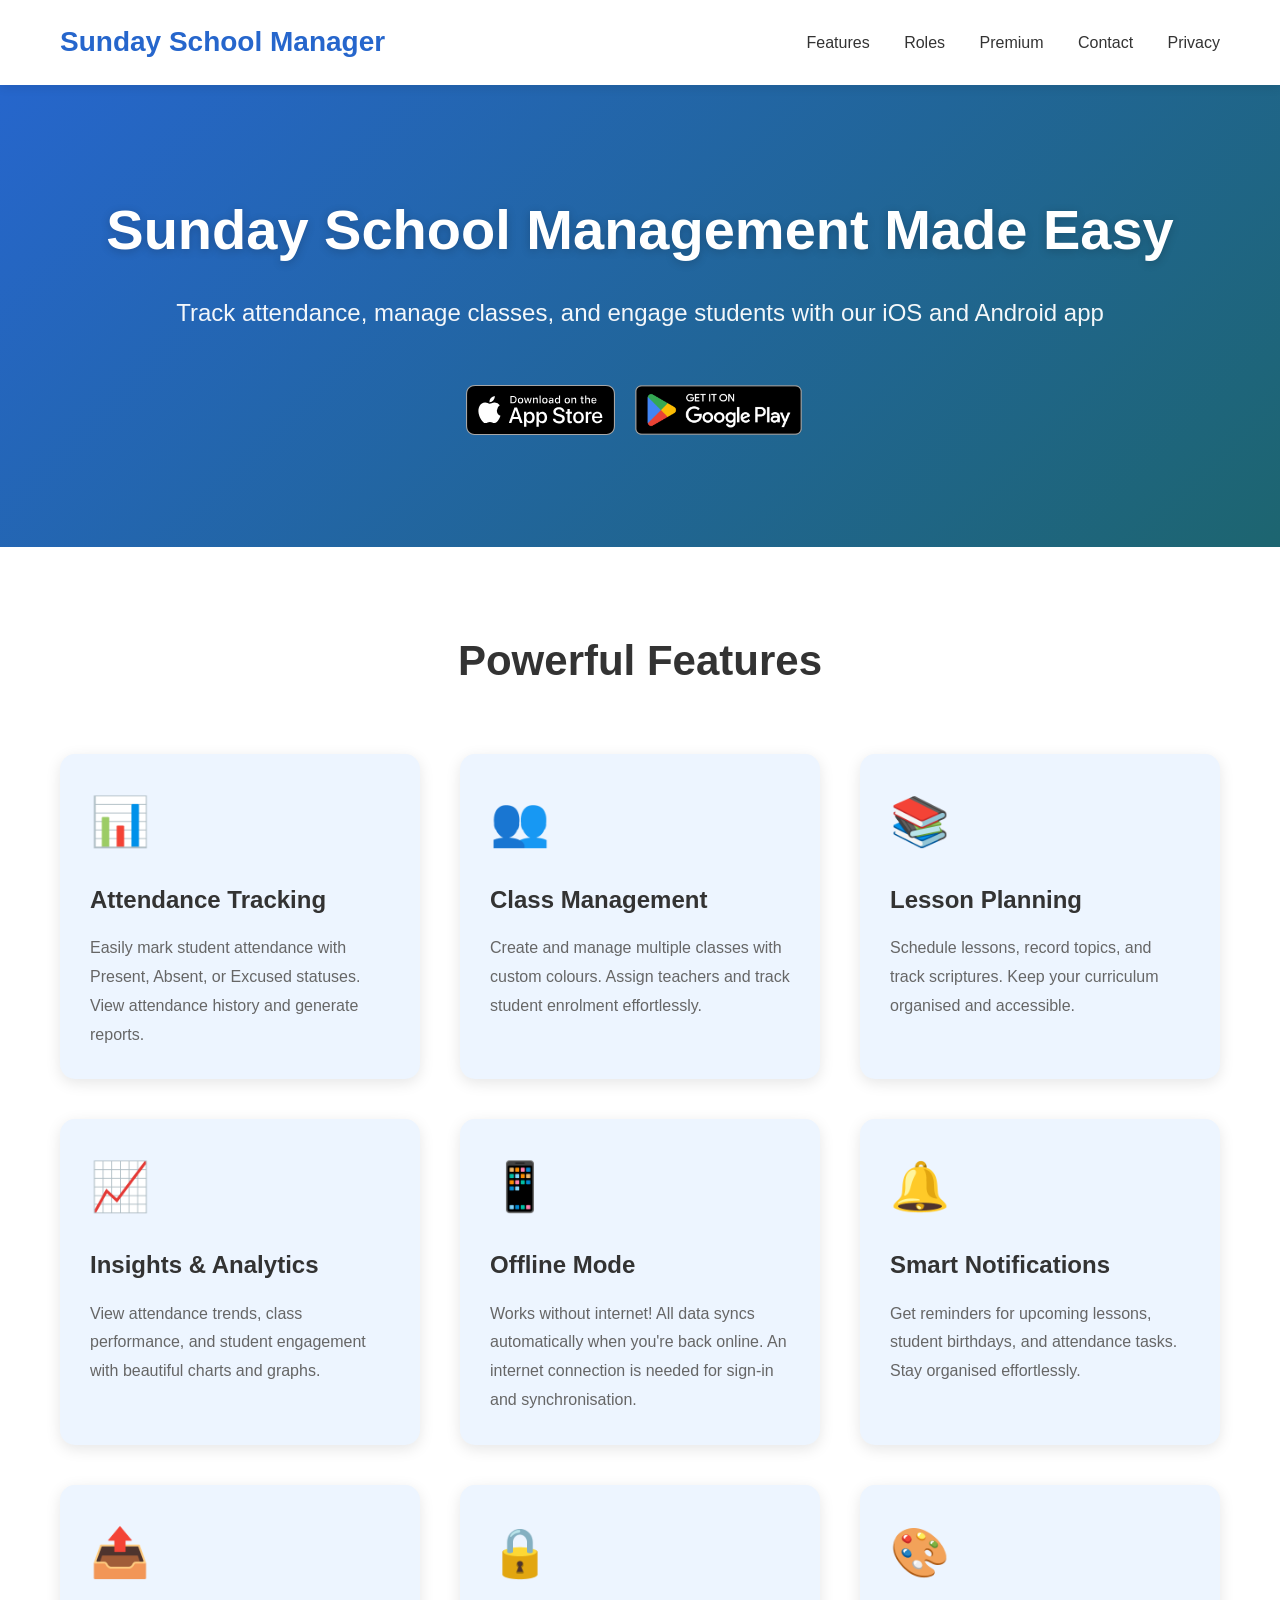
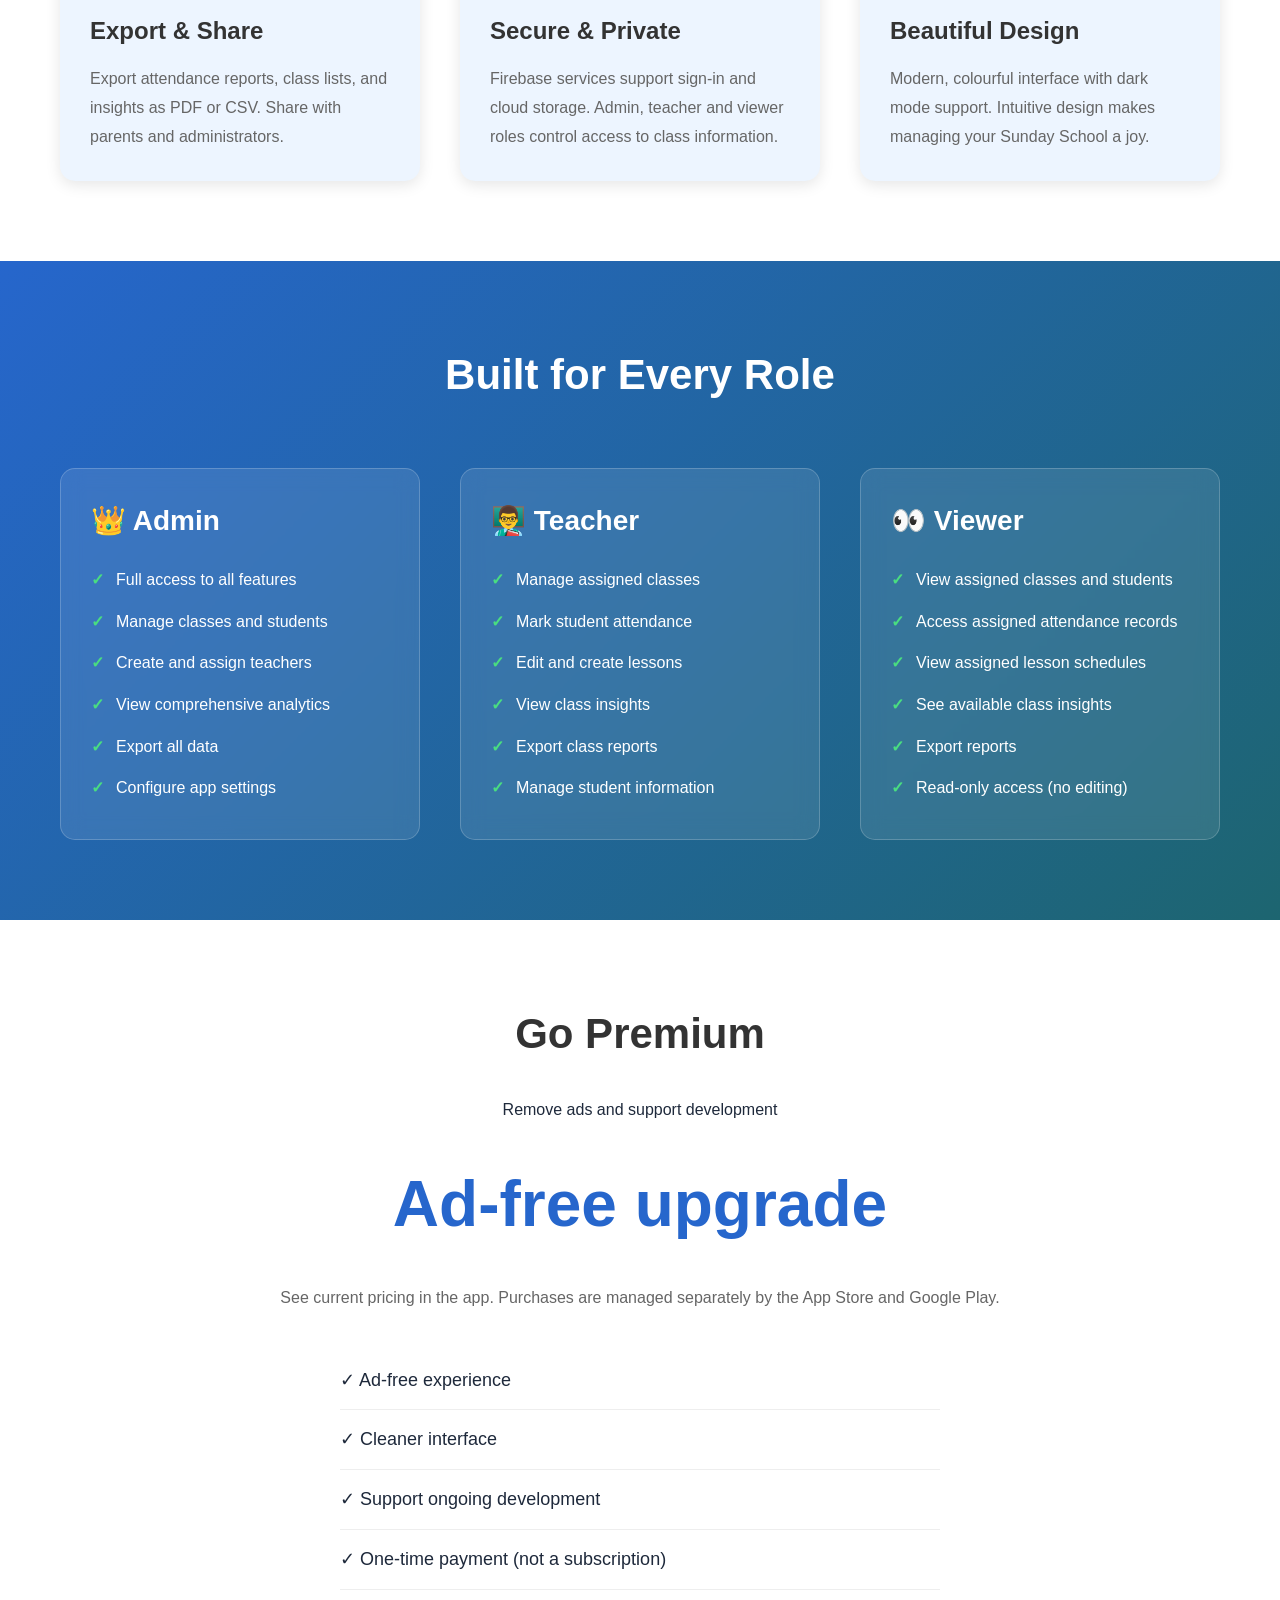
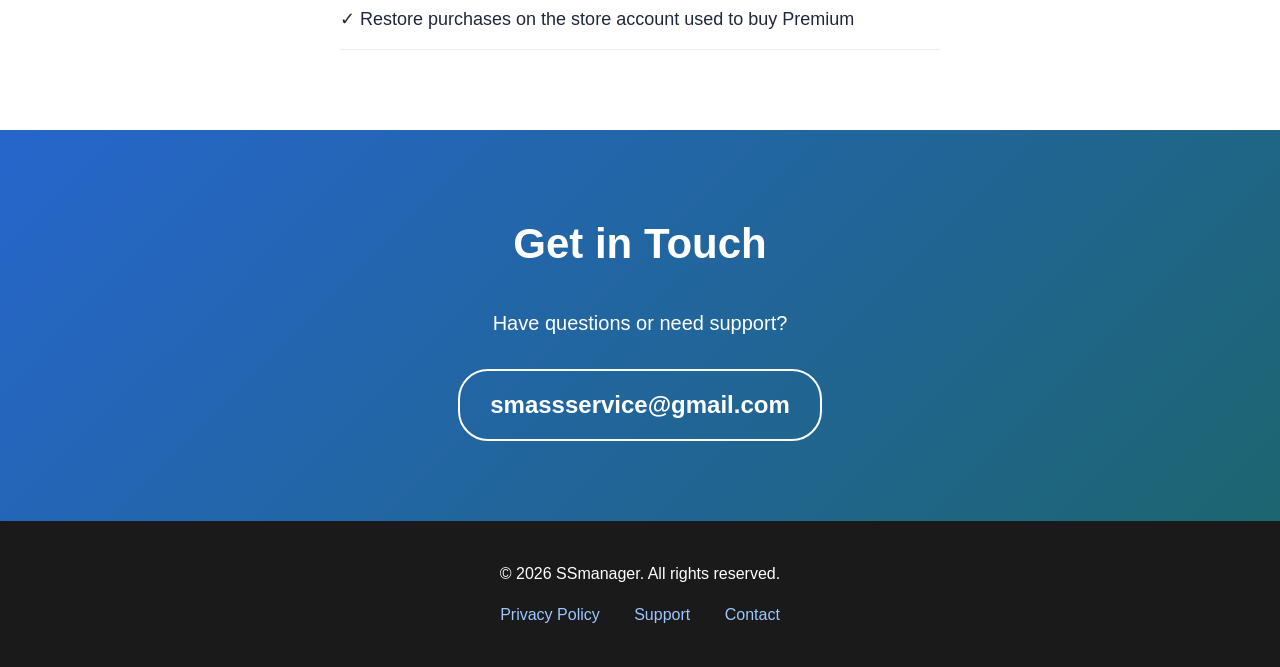
<file: ssmanager/index.html>
<!DOCTYPE html>
<html lang="en-GB">
<head>
    <meta charset="UTF-8">
    <meta name="viewport" content="width=device-width, initial-scale=1.0">
    <meta name="description" content="SSmanager - Professional Sunday School Management App for iOS and Android. Manage classes, track attendance, and engage students with ease.">
    <meta name="keywords" content="Sunday School, Church Management, Attendance Tracking, iOS App, Android App, Education">
    <meta name="author" content="SSmanager">
    <title>SSmanager - Sunday School Management Made Easy</title>
    <style>
        * {
            margin: 0;
            padding: 0;
            box-sizing: border-box;
        }

        body {
            font-family: -apple-system, BlinkMacSystemFont, 'Segoe UI', Roboto, Oxygen, Ubuntu, Cantarell, sans-serif;
            line-height: 1.6;
            color: #333;
            background: linear-gradient(135deg, var(--brand) 0%, var(--brand-end) 100%);
        }

        .container {
            max-width: 1200px;
            margin: 0 auto;
            padding: 0 20px;
        }

        /* Header */
        header {
            background: rgba(255, 255, 255, 0.95);
            backdrop-filter: blur(10px);
            padding: 20px 0;
            box-shadow: 0 2px 10px rgba(0, 0, 0, 0.1);
            position: sticky;
            top: 0;
            z-index: 1000;
        }

        .header-content {
            display: flex;
            justify-content: space-between;
            align-items: center;
        }

        .logo {
            font-size: 28px;
            font-weight: bold;
            background: linear-gradient(135deg, var(--brand) 0%, var(--brand-end) 100%);
            -webkit-background-clip: text;
            -webkit-text-fill-color: transparent;
            background-clip: text;
        }

        nav a {
            margin-left: 30px;
            text-decoration: none;
            color: #333;
            font-weight: 500;
            transition: color 0.3s;
        }

        nav a:hover {
            color: var(--brand);
        }

        /* Hero Section */
        .hero {
            padding: 100px 0;
            text-align: center;
            color: white;
        }

        .hero h1 {
            font-size: 56px;
            margin-bottom: 20px;
            font-weight: 700;
            text-shadow: 0 2px 10px rgba(0, 0, 0, 0.2);
        }

        .hero p {
            font-size: 24px;
            margin-bottom: 40px;
            opacity: 0.95;
        }

        .cta-button {
            display: inline-block;
            padding: 16px 40px;
            background: white;
            color: var(--brand);
            text-decoration: none;
            border-radius: 30px;
            font-weight: 600;
            font-size: 18px;
            transition: transform 0.3s, box-shadow 0.3s;
            box-shadow: 0 4px 15px rgba(0, 0, 0, 0.2);
        }

        .cta-button:hover {
            transform: translateY(-2px);
            box-shadow: 0 6px 20px rgba(0, 0, 0, 0.3);
        }

        /* Features Section */
        .features {
            padding: 80px 0;
            background: white;
        }

        .features h2 {
            text-align: center;
            font-size: 42px;
            margin-bottom: 60px;
            color: #333;
        }

        .feature-grid {
            display: grid;
            grid-template-columns: repeat(auto-fit, minmax(300px, 1fr));
            gap: 40px;
        }

        .feature-card {
            padding: 30px;
            border-radius: 15px;
            background: linear-gradient(135deg, #f5f7fa 0%, #c3cfe2 100%);
            box-shadow: 0 4px 15px rgba(0, 0, 0, 0.1);
            transition: transform 0.3s;
        }

        .feature-card:hover {
            transform: translateY(-5px);
        }

        .feature-icon {
            font-size: 48px;
            margin-bottom: 20px;
        }

        .feature-card h3 {
            font-size: 24px;
            margin-bottom: 15px;
            color: #333;
        }

        .feature-card p {
            color: #666;
            line-height: 1.8;
        }

        /* Roles Section */
        .roles {
            padding: 80px 0;
            background: linear-gradient(135deg, var(--brand) 0%, var(--brand-end) 100%);
            color: white;
        }

        .roles h2 {
            text-align: center;
            font-size: 42px;
            margin-bottom: 60px;
        }

        .role-grid {
            display: grid;
            grid-template-columns: repeat(auto-fit, minmax(300px, 1fr));
            gap: 40px;
        }

        .role-card {
            padding: 30px;
            border-radius: 15px;
            background: rgba(255, 255, 255, 0.1);
            backdrop-filter: blur(10px);
            border: 1px solid rgba(255, 255, 255, 0.2);
        }

        .role-card h3 {
            font-size: 28px;
            margin-bottom: 15px;
        }

        .role-card ul {
            list-style: none;
            padding-left: 0;
        }

        .role-card li {
            padding: 8px 0;
            padding-left: 25px;
            position: relative;
        }

        .role-card li:before {
            content: "✓";
            position: absolute;
            left: 0;
            color: #4ade80;
            font-weight: bold;
        }

        /* Premium Section */
        .premium {
            padding: 80px 0;
            background: white;
            text-align: center;
        }

        .premium h2 {
            font-size: 42px;
            margin-bottom: 30px;
            color: #333;
        }

        .premium-price {
            font-size: 64px;
            font-weight: bold;
            color: var(--brand);
            margin: 30px 0;
        }

        .premium-features {
            max-width: 600px;
            margin: 0 auto;
            text-align: left;
        }

        .premium-features li {
            padding: 15px 0;
            font-size: 18px;
            border-bottom: 1px solid #eee;
        }

        /* Contact Section */
        .contact {
            padding: 80px 0;
            background: linear-gradient(135deg, var(--brand) 0%, var(--brand-end) 100%);
            color: white;
            text-align: center;
        }

        .contact h2 {
            font-size: 42px;
            margin-bottom: 30px;
        }

        .contact p {
            font-size: 20px;
            margin-bottom: 30px;
        }

        .contact a {
            color: white;
            text-decoration: none;
            font-weight: 600;
            font-size: 24px;
            padding: 15px 30px;
            border: 2px solid white;
            border-radius: 30px;
            display: inline-block;
            transition: background 0.3s, color 0.3s;
        }

        .contact a:hover {
            background: white;
            color: var(--brand);
        }

        /* Footer */
        footer {
            background: #1a1a1a;
            color: white;
            padding: 40px 0;
            text-align: center;
        }

        footer a {
            color: var(--brand);
            text-decoration: none;
            margin: 0 15px;
        }

        footer a:hover {
            text-decoration: underline;
        }

        /* Responsive */
        @media (max-width: 768px) {
            .hero h1 {
                font-size: 36px;
            }

            .hero p {
                font-size: 18px;
            }

            .features h2,
            .roles h2,
            .premium h2,
            .contact h2 {
                font-size: 32px;
            }

            nav {
                display: none;
            }
        }
    </style>
    <link rel="stylesheet" href="../assets/site.css">
    <link rel="icon" type="image/png" href="../SSManager.png">
    <link rel="apple-touch-icon" href="../SSManager.png">
</head>
<body class="theme-sunday-school">
    <!-- Header -->
    <header>
        <div class="container">
            <div class="header-content">
                <a href="/ssmanager/" class="logo app-brand"><span>Sunday School Manager</span></a>
                <nav>
                    <a href="#features">Features</a>
                    <a href="#roles">Roles</a>
                    <a href="#premium">Premium</a>
                    <a href="#contact">Contact</a>
                    <a href="privacy.html">Privacy</a>
                </nav>
            </div>
        </div>
    </header>

    <!-- Hero Section -->
    <section class="hero">
        <div class="container">
            <h1>Sunday School Management Made Easy</h1>
            <p>Track attendance, manage classes, and engage students with our iOS and Android app</p>
            <span class="store-badges"><a href="https://apps.apple.com/app/sunday-school-manager/id6755734036" class="store-badge"><img src="../assets/app-store-badge.svg" alt="Download on the App Store" height="50"></a>
                <a href="https://play.google.com/store/apps/details?id=com.henien.ssmanager_flutter" class="store-badge google-play-badge"><img src="../assets/google-play-badge.png" alt="Get it on Google Play" height="74"></a></span>
        </div>
    </section>

    <!-- Features Section -->
    <section class="features" id="features">
        <div class="container">
            <h2>Powerful Features</h2>
            <div class="feature-grid">
                <div class="feature-card">
                    <div class="feature-icon">📊</div>
                    <h3>Attendance Tracking</h3>
                    <p>Easily mark student attendance with Present, Absent, or Excused statuses. View attendance history and generate reports.</p>
                </div>
                <div class="feature-card">
                    <div class="feature-icon">👥</div>
                    <h3>Class Management</h3>
                    <p>Create and manage multiple classes with custom colours. Assign teachers and track student enrolment effortlessly.</p>
                </div>
                <div class="feature-card">
                    <div class="feature-icon">📚</div>
                    <h3>Lesson Planning</h3>
                    <p>Schedule lessons, record topics, and track scriptures. Keep your curriculum organised and accessible.</p>
                </div>
                <div class="feature-card">
                    <div class="feature-icon">📈</div>
                    <h3>Insights & Analytics</h3>
                    <p>View attendance trends, class performance, and student engagement with beautiful charts and graphs.</p>
                </div>
                <div class="feature-card">
                    <div class="feature-icon">📱</div>
                    <h3>Offline Mode</h3>
                    <p>Works without internet! All data syncs automatically when you're back online. An internet connection is needed for sign-in and synchronisation.</p>
                </div>
                <div class="feature-card">
                    <div class="feature-icon">🔔</div>
                    <h3>Smart Notifications</h3>
                    <p>Get reminders for upcoming lessons, student birthdays, and attendance tasks. Stay organised effortlessly.</p>
                </div>
                <div class="feature-card">
                    <div class="feature-icon">📤</div>
                    <h3>Export & Share</h3>
                    <p>Export attendance reports, class lists, and insights as PDF or CSV. Share with parents and administrators.</p>
                </div>
                <div class="feature-card">
                    <div class="feature-icon">🔒</div>
                    <h3>Secure & Private</h3>
                    <p>Firebase services support sign-in and cloud storage. Admin, teacher and viewer roles control access to class information.</p>
                </div>
                <div class="feature-card">
                    <div class="feature-icon">🎨</div>
                    <h3>Beautiful Design</h3>
                    <p>Modern, colourful interface with dark mode support. Intuitive design makes managing your Sunday School a joy.</p>
                </div>
            </div>
        </div>
    </section>

    <!-- Roles Section -->
    <section class="roles" id="roles">
        <div class="container">
            <h2>Built for Every Role</h2>
            <div class="role-grid">
                <div class="role-card">
                    <h3>👑 Admin</h3>
                    <ul>
                        <li>Full access to all features</li>
                        <li>Manage classes and students</li>
                        <li>Create and assign teachers</li>
                        <li>View comprehensive analytics</li>
                        <li>Export all data</li>
                        <li>Configure app settings</li>
                    </ul>
                </div>
                <div class="role-card">
                    <h3>👨‍🏫 Teacher</h3>
                    <ul>
                        <li>Manage assigned classes</li>
                        <li>Mark student attendance</li>
                        <li>Edit and create lessons</li>
                        <li>View class insights</li>
                        <li>Export class reports</li>
                        <li>Manage student information</li>
                    </ul>
                </div>
                <div class="role-card">
                    <h3>👀 Viewer</h3>
                    <ul>
                        <li>View assigned classes and students</li>
                        <li>Access assigned attendance records</li>
                        <li>View assigned lesson schedules</li>
                        <li>See available class insights</li>
                        <li>Export reports</li>
                        <li>Read-only access (no editing)</li>
                    </ul>
                </div>
            </div>
        </div>
    </section>

    <!-- Premium Section -->
    <section class="premium" id="premium">
        <div class="container">
            <h2>Go Premium</h2>
            <p>Remove ads and support development</p>
            <div class="premium-price">Ad-free upgrade</div>
            <p style="color: #666; margin-bottom: 40px;">See current pricing in the app. Purchases are managed separately by the App Store and Google Play.</p>
            <div class="premium-features">
                <ul style="list-style: none;">
                    <li>✓ Ad-free experience</li>
                    <li>✓ Cleaner interface</li>
                    <li>✓ Support ongoing development</li>
                    <li>✓ One-time payment (not a subscription)</li>
                    <li>✓ Restore purchases on the store account used to buy Premium</li>

                </ul>
            </div>
        </div>
    </section>

    <!-- Contact Section -->
    <section class="contact" id="contact">
        <div class="container">
            <h2>Get in Touch</h2>
            <p>Have questions or need support?</p>
            <a href="mailto:smassservice@gmail.com">smassservice@gmail.com</a>
        </div>
    </section>

    <!-- Footer -->
    <footer>
        <div class="container">
            <p>&copy; 2026 SSmanager. All rights reserved.</p>
            <p style="margin-top: 15px;">
                <a href="privacy.html">Privacy Policy</a>
                <a href="#contact">Support</a>
                <a href="mailto:smassservice@gmail.com">Contact</a>
            </p>
        </div>
    </footer>
</body>
</html>
</file>
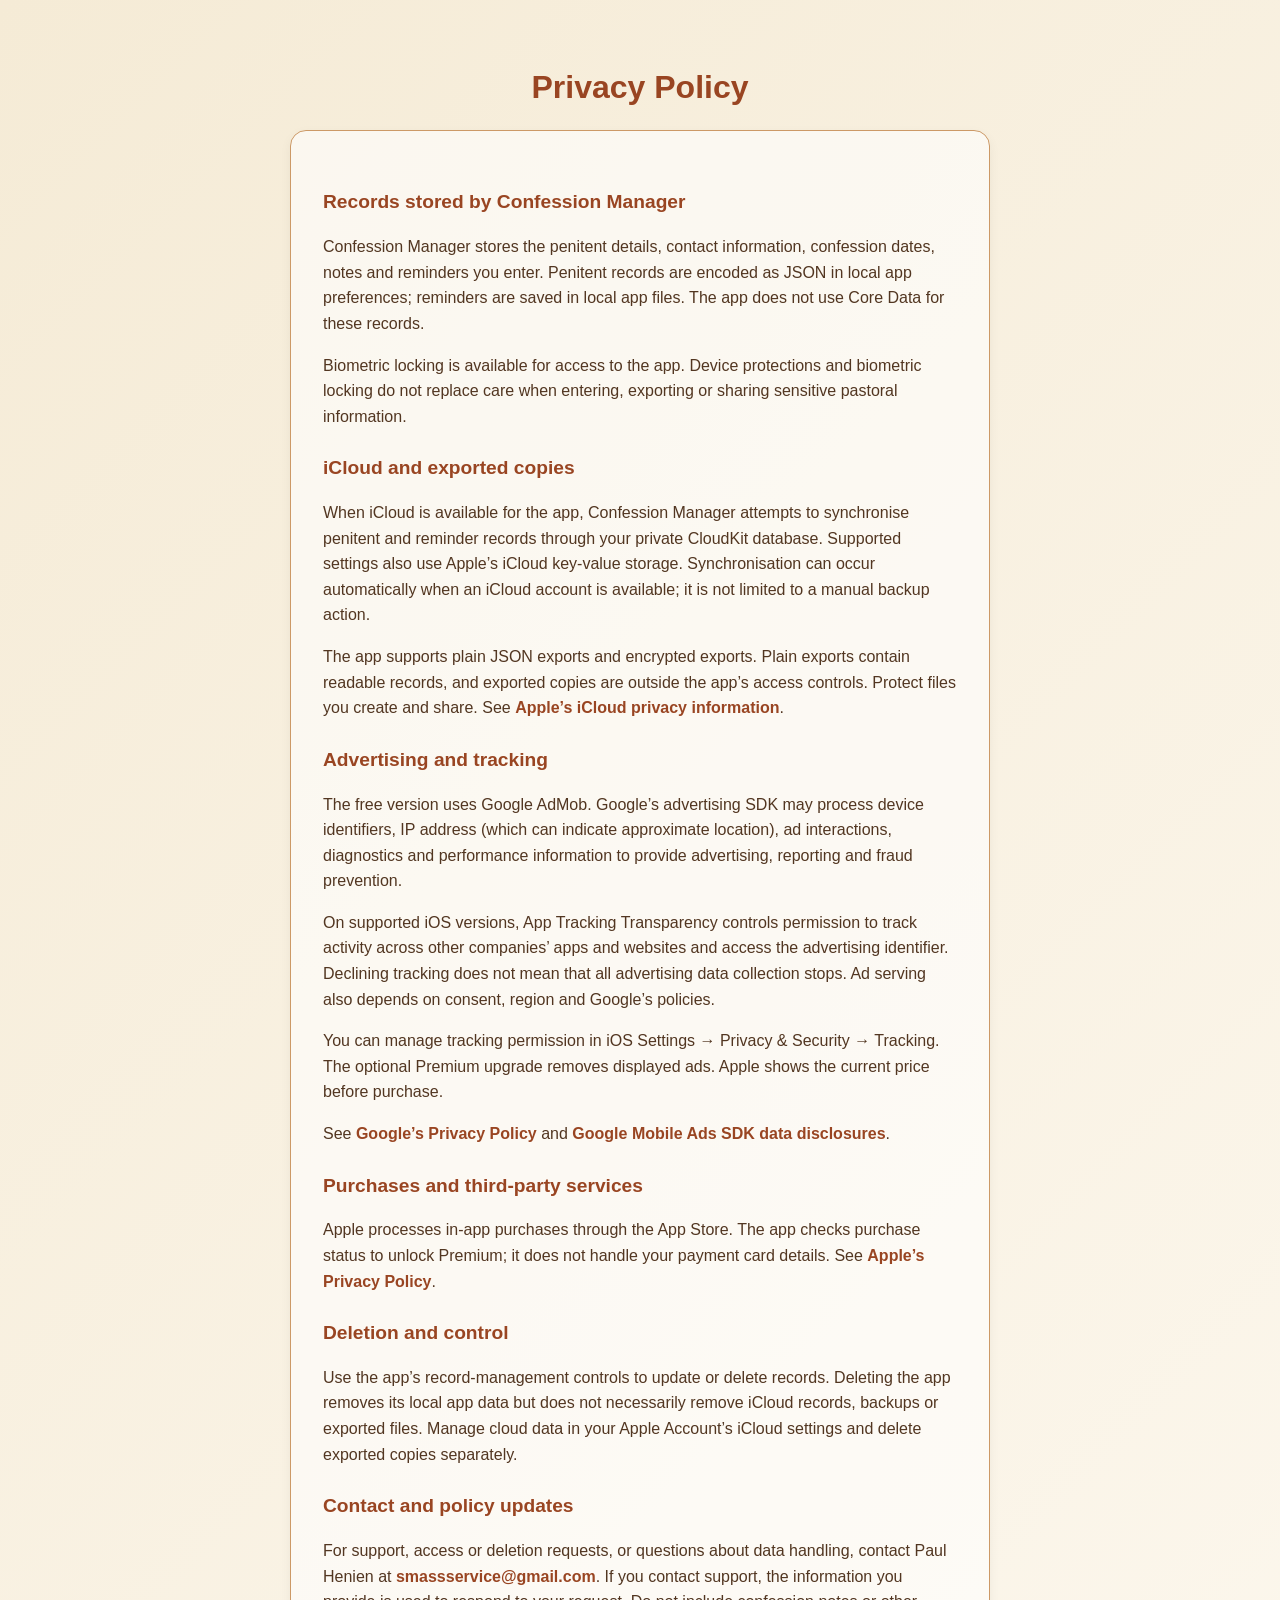
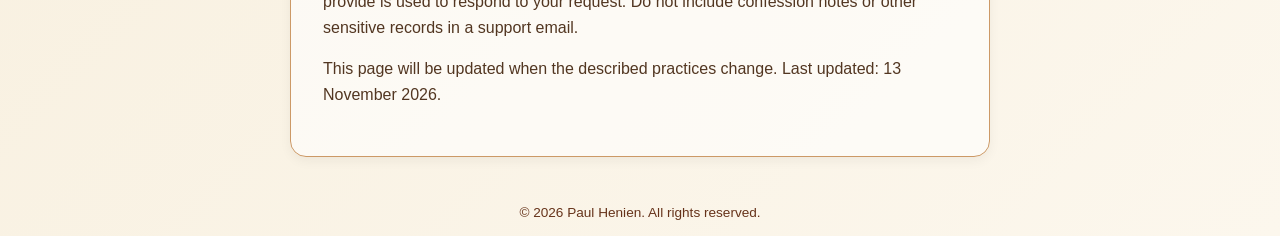
<file: confessionmanager/privacy.html>
<!DOCTYPE html>
<html lang="en-GB">
<head>
  <meta charset="UTF-8" />
  <meta name="viewport" content="width=device-width, initial-scale=1.0" />
  <meta name="description" content="Confession Manager Privacy Policy" />
  <title>Privacy Policy – Confession Manager</title>
  <style>
    body {
      font-family: -apple-system, BlinkMacSystemFont, "Segoe UI", Roboto, Helvetica, Arial, sans-serif;
      background: linear-gradient(135deg, var(--page) 0%, var(--page-end) 100%);
      color: var(--ink);
      margin: 0;
      padding: 0;
      display: flex;
      flex-direction: column;
      align-items: center;
      min-height: 100vh;
    }
    header {
      text-align: center;
      padding: 3rem 1rem 1rem;
    }
    h1 {
      color: var(--link);
      font-size: 2rem;
      margin-bottom: 0.5rem;
    }
    main {
      background: #ffffffcc;
      border: 1px solid #d6c3a1;
      border-radius: 16px;
      padding: 2rem;
      max-width: 700px;
      box-shadow: 0 4px 12px rgba(0, 0, 0, 0.05);
      line-height: 1.6;
    }
    h2 {
      color: var(--link);
      font-size: 1.2rem;
      margin-top: 1.5rem;
    }
    a {
      color: var(--link);
      text-decoration: none;
      font-weight: 600;
    }
    a:hover {
      text-decoration: underline;
    }
    footer {
      margin-top: auto;
      text-align: center;
      padding: 1rem;
      font-size: 0.85rem;
      color: #7b6a58;
    }
  </style>
    <link rel="stylesheet" href="../assets/site.css">
    <link rel="icon" type="image/png" href="../ConfessionManager.png">
    <link rel="apple-touch-icon" href="../ConfessionManager.png">
</head>
<body class="theme-confession">
  <header>
    <h1 class="app-title"><span>Privacy Policy</span></h1>
  </header>

  <main>
<h2>Records stored by Confession Manager</h2>
<p>Confession Manager stores the penitent details, contact information, confession dates, notes and reminders you enter. Penitent records are encoded as JSON in local app preferences; reminders are saved in local app files. The app does not use Core Data for these records.</p>
<p>Biometric locking is available for access to the app. Device protections and biometric locking do not replace care when entering, exporting or sharing sensitive pastoral information.</p>
<h2>iCloud and exported copies</h2>
<p>When iCloud is available for the app, Confession Manager attempts to synchronise penitent and reminder records through your private CloudKit database. Supported settings also use Apple’s iCloud key-value storage. Synchronisation can occur automatically when an iCloud account is available; it is not limited to a manual backup action.</p>
<p>The app supports plain JSON exports and encrypted exports. Plain exports contain readable records, and exported copies are outside the app’s access controls. Protect files you create and share. See <a href="https://www.apple.com/legal/privacy/data/en/icloud/">Apple’s iCloud privacy information</a>.</p>
<h2>Advertising and tracking</h2>
<p>The free version uses Google AdMob. Google’s advertising SDK may process device identifiers, IP address (which can indicate approximate location), ad interactions, diagnostics and performance information to provide advertising, reporting and fraud prevention.</p>
<p>On supported iOS versions, App Tracking Transparency controls permission to track activity across other companies’ apps and websites and access the advertising identifier. Declining tracking does not mean that all advertising data collection stops. Ad serving also depends on consent, region and Google’s policies.</p>
<p>You can manage tracking permission in iOS Settings → Privacy &amp; Security → Tracking. The optional Premium upgrade removes displayed ads. Apple shows the current price before purchase.</p>
<p>See <a href="https://policies.google.com/privacy">Google’s Privacy Policy</a> and <a href="https://developers.google.com/admob/ios/privacy/data-disclosure">Google Mobile Ads SDK data disclosures</a>.</p><h2>Purchases and third-party services</h2>
<p>Apple processes in-app purchases through the App Store. The app checks purchase status to unlock Premium; it does not handle your payment card details. See <a href="https://www.apple.com/legal/privacy/">Apple’s Privacy Policy</a>.</p><h2>Deletion and control</h2>
<p>Use the app’s record-management controls to update or delete records. Deleting the app removes its local app data but does not necessarily remove iCloud records, backups or exported files. Manage cloud data in your Apple Account’s iCloud settings and delete exported copies separately.</p><h2>Contact and policy updates</h2>
<p>For support, access or deletion requests, or questions about data handling, contact Paul Henien at <a href="mailto:smassservice@gmail.com">smassservice@gmail.com</a>. If you contact support, the information you provide is used to respond to your request. Do not include confession notes or other sensitive records in a support email.</p>
<p>This page will be updated when the described practices change. Last updated: 13 November 2026.</p>
  </main>

  <footer>
    &copy; 2026 Paul Henien. All rights reserved.
  </footer>
</body>
</html>
</file>
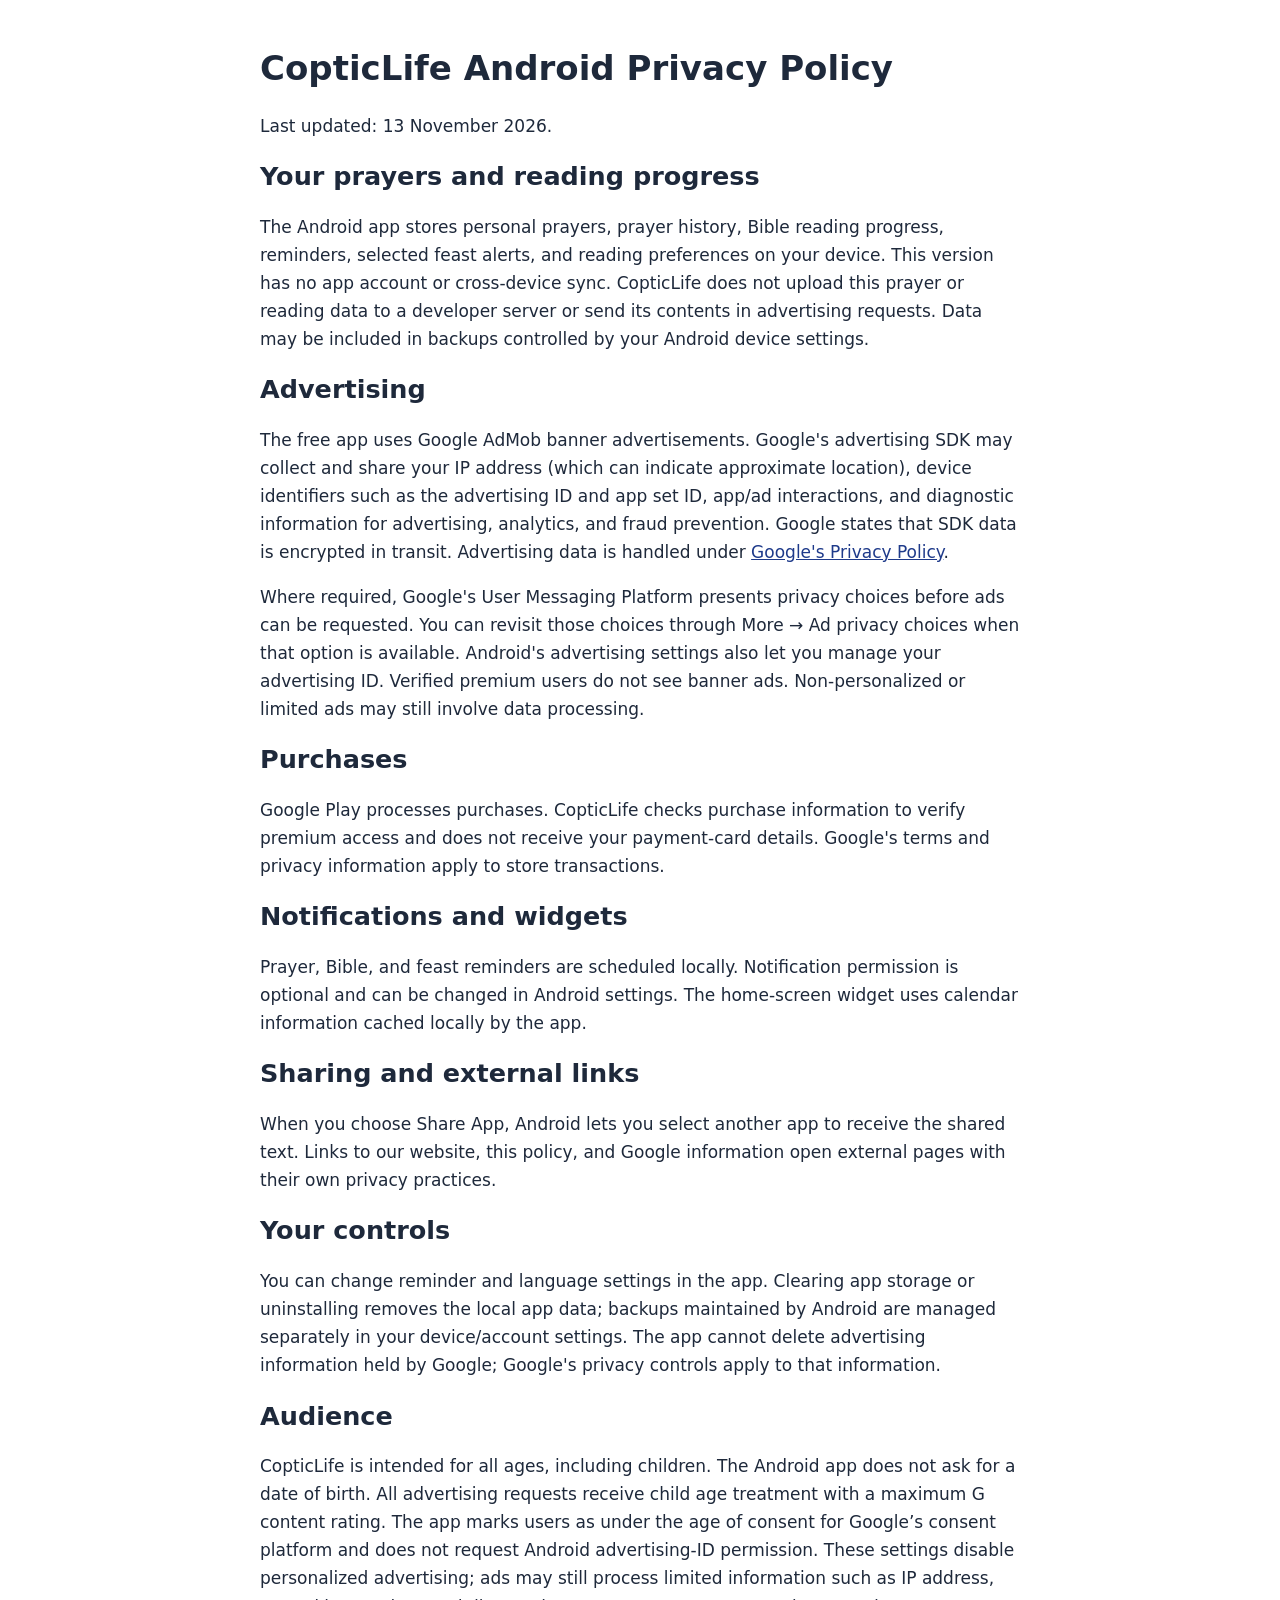
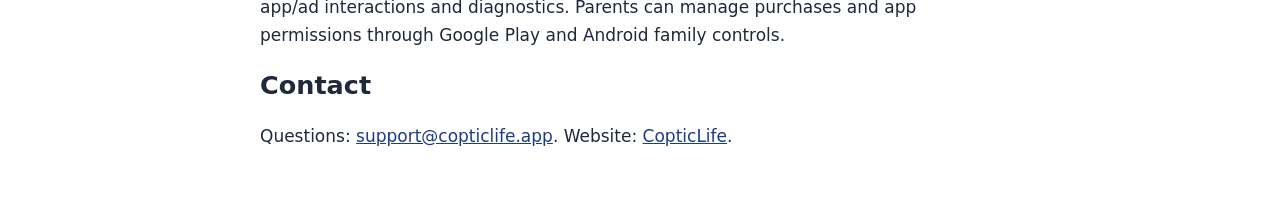
<file: copticlife/privacy-android.html>
<!doctype html>
<html lang="en"><meta charset="utf-8"><meta name="viewport" content="width=device-width,initial-scale=1">
<title>CopticLife Android Privacy Policy</title>
<style>body{max-width:760px;margin:48px auto;padding:0 24px;font:17px/1.65 system-ui;color:#1e293b}h1,h2{line-height:1.2}aside{background:#fff7dc;padding:16px;border-radius:12px}a{color:#1e3a8a}</style>
<body><h1>CopticLife Android Privacy Policy</h1>
<p>Last updated: 13 November 2026.</p>
<h2>Your prayers and reading progress</h2>
<p>The Android app stores personal prayers, prayer history, Bible reading progress, reminders, selected feast alerts, and reading preferences on your device. This version has no app account or cross-device sync. CopticLife does not upload this prayer or reading data to a developer server or send its contents in advertising requests. Data may be included in backups controlled by your Android device settings.</p>
<h2>Advertising</h2>
<p>The free app uses Google AdMob banner advertisements. Google's advertising SDK may collect and share your IP address (which can indicate approximate location), device identifiers such as the advertising ID and app set ID, app/ad interactions, and diagnostic information for advertising, analytics, and fraud prevention. Google states that SDK data is encrypted in transit. Advertising data is handled under <a href="https://policies.google.com/privacy">Google's Privacy Policy</a>.</p>
<p>Where required, Google's User Messaging Platform presents privacy choices before ads can be requested. You can revisit those choices through More → Ad privacy choices when that option is available. Android's advertising settings also let you manage your advertising ID. Verified premium users do not see banner ads. Non-personalized or limited ads may still involve data processing.</p>
<h2>Purchases</h2>
<p>Google Play processes purchases. CopticLife checks purchase information to verify premium access and does not receive your payment-card details. Google's terms and privacy information apply to store transactions.</p>
<h2>Notifications and widgets</h2>
<p>Prayer, Bible, and feast reminders are scheduled locally. Notification permission is optional and can be changed in Android settings. The home-screen widget uses calendar information cached locally by the app.</p>
<h2>Sharing and external links</h2>
<p>When you choose Share App, Android lets you select another app to receive the shared text. Links to our website, this policy, and Google information open external pages with their own privacy practices.</p>
<h2>Your controls</h2>
<p>You can change reminder and language settings in the app. Clearing app storage or uninstalling removes the local app data; backups maintained by Android are managed separately in your device/account settings. The app cannot delete advertising information held by Google; Google's privacy controls apply to that information.</p>
<h2>Audience</h2>
<p>CopticLife is intended for all ages, including children. The Android app does not ask for a date of birth. All advertising requests receive child age treatment with a maximum G content rating. The app marks users as under the age of consent for Google’s consent platform and does not request Android advertising-ID permission. These settings disable personalized advertising; ads may still process limited information such as IP address, app/ad interactions and diagnostics. Parents can manage purchases and app permissions through Google Play and Android family controls.</p>
<h2>Contact</h2>
<p>Questions: <a href="mailto:support@copticlife.app">support@copticlife.app</a>. Website: <a href="https://phenien.github.io/copticlife/">CopticLife</a>.</p>
</body></html>
</file>
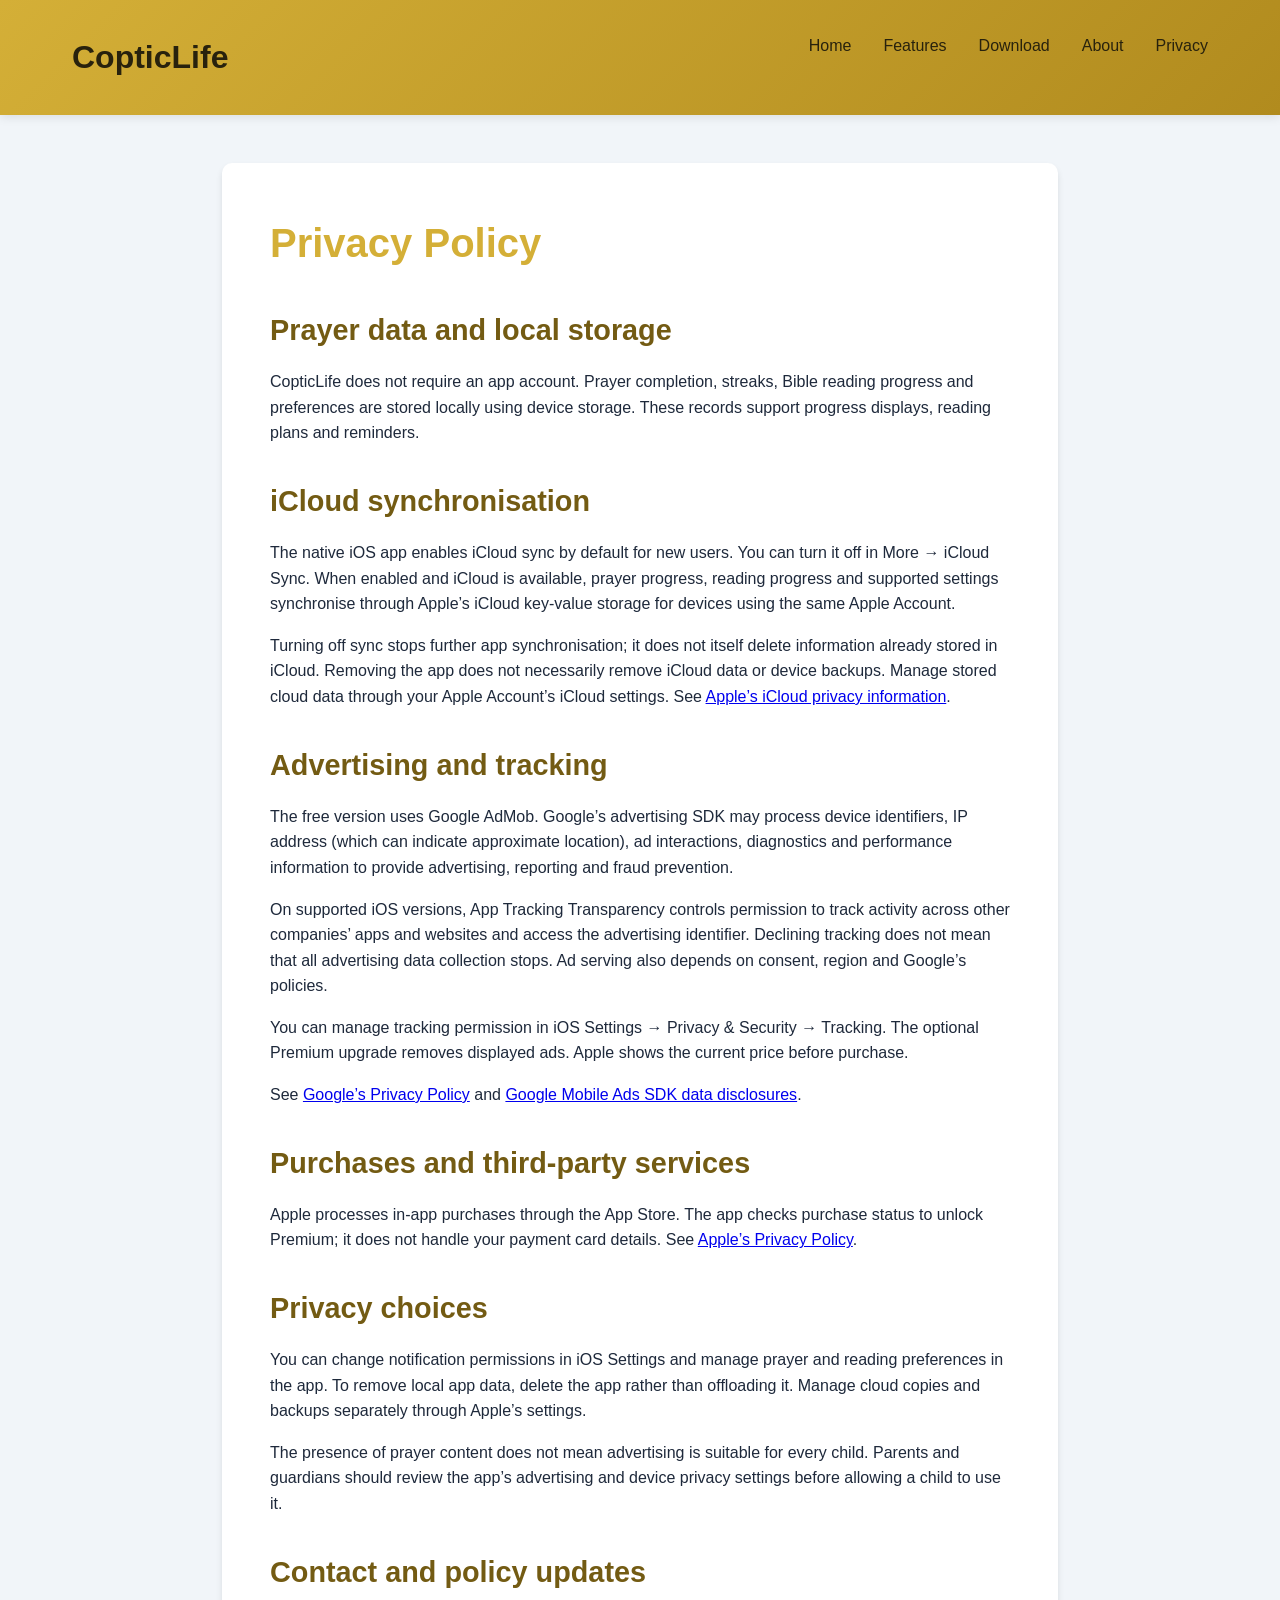
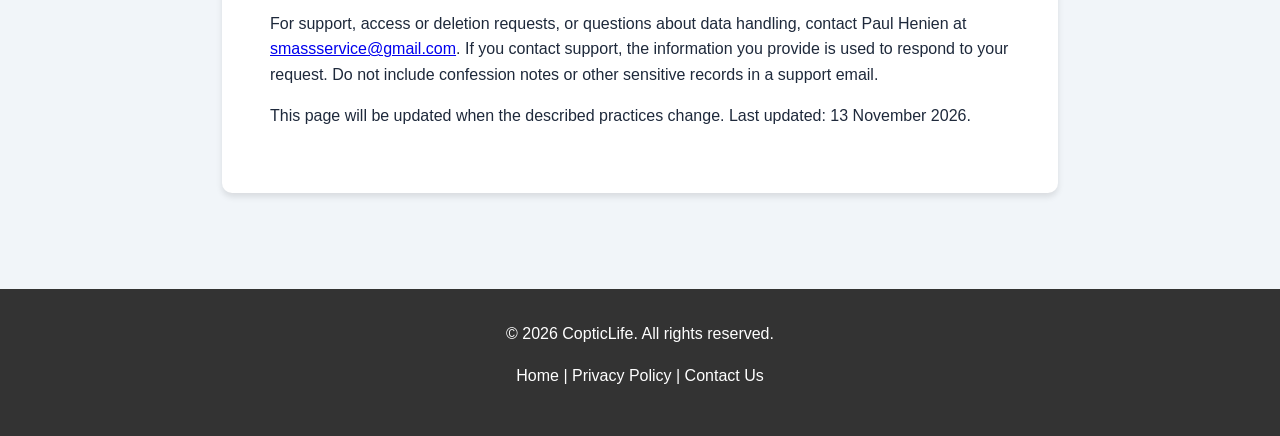
<file: copticlife/privacy.html>
<!DOCTYPE html>
<html lang="en-GB">
<head>
    <meta charset="UTF-8">
    <meta name="viewport" content="width=device-width, initial-scale=1.0">
    <meta name="description" content="CopticLife Privacy Policy - How we protect your privacy and handle your data">
    <title>Privacy Policy - CopticLife</title>
    <style>
        * {
            margin: 0;
            padding: 0;
            box-sizing: border-box;
        }

        body {
            font-family: -apple-system, BlinkMacSystemFont, 'Segoe UI', Roboto, 'Helvetica Neue', Arial, sans-serif;
            line-height: 1.6;
            color: #333;
            background-color: #f4f4f4;
        }

        header {
            background: linear-gradient(135deg, var(--brand) 0%, var(--brand-end) 100%);
            color: white;
            padding: 2rem 0;
            box-shadow: 0 2px 10px rgba(0,0,0,0.1);
        }

        nav {
            max-width: 1200px;
            margin: 0 auto;
            padding: 0 2rem;
            display: flex;
            justify-content: space-between;
            align-items: center;
        }

        .logo {
            font-size: 2rem;
            font-weight: bold;
            text-decoration: none;
            color: white;
            display: flex;
            align-items: center;
            gap: 10px;
        }



        nav ul {
            list-style: none;
            display: flex;
            gap: 2rem;
        }

        nav ul li a {
            color: white;
            text-decoration: none;
            font-weight: 500;
            transition: opacity 0.3s;
        }

        nav ul li a:hover {
            opacity: 0.8;
        }

        .container {
            max-width: 900px;
            margin: 0 auto;
            padding: 3rem 2rem;
        }

        .privacy-content {
            background: white;
            padding: 3rem;
            border-radius: 10px;
            box-shadow: 0 4px 6px rgba(0,0,0,0.1);
        }

        h1 {
            color: var(--brand);
            font-size: 2.5rem;
            margin-bottom: 0.5rem;
        }

        .last-updated {
            color: #666;
            font-style: italic;
            margin-bottom: 2rem;
            padding-bottom: 1rem;
            border-bottom: 2px solid #eee;
        }

        h2 {
            color: var(--brand);
            font-size: 1.8rem;
            margin-top: 2rem;
            margin-bottom: 1rem;
        }

        h3 {
            color: #333;
            font-size: 1.3rem;
            margin-top: 1.5rem;
            margin-bottom: 0.75rem;
        }

        p {
            margin-bottom: 1rem;
        }

        ul, ol {
            margin-left: 2rem;
            margin-bottom: 1rem;
        }

        ul li, ol li {
            margin-bottom: 0.5rem;
        }

        .highlight {
            background: #fff9e6;
            padding: 1rem;
            border-left: 4px solid var(--brand);
            margin: 1.5rem 0;
        }

        .privacy-first {
            background: #e8f5e9;
            padding: 1.5rem;
            border-radius: 8px;
            margin: 2rem 0;
            border-left: 4px solid #4CAF50;
        }

        .privacy-first h3 {
            color: #2e7d32;
            margin-top: 0;
        }

        .contact-box {
            background: #f8f9fa;
            padding: 1.5rem;
            border-radius: 5px;
            margin-top: 2rem;
        }

        footer {
            background: #333;
            color: white;
            text-align: center;
            padding: 2rem;
            margin-top: 3rem;
        }

        footer a {
            color: #fff;
            text-decoration: none;
        }

        footer a:hover {
            text-decoration: underline;
        }

        @media (max-width: 768px) {
            nav {
                flex-direction: column;
                gap: 1rem;
            }

            nav ul {
                flex-wrap: wrap;
                justify-content: center;
            }

            .privacy-content {
                padding: 1.5rem;
            }

            h1 {
                font-size: 2rem;
            }

            h2 {
                font-size: 1.5rem;
            }
        }
    </style>
    <link rel="stylesheet" href="../assets/site.css">
    <link rel="icon" type="image/png" href="../CopticLife.png">
    <link rel="apple-touch-icon" href="../CopticLife.png">
</head>
<body class="theme-coptic-life">
    <header>
        <nav>
            <a href="/copticlife/" class="logo app-brand"><span>CopticLife</span></a>
            <ul>
                <li><a href="/copticlife/">Home</a></li>
                <li><a href="/copticlife/#features">Features</a></li>
                <li><a href="/copticlife/#download">Download</a></li>
                <li><a href="/copticlife/#about">About</a></li>
                <li><a href="/copticlife/privacy.html">Privacy</a></li>
            </ul>
        </nav>
    </header>

    <div class="container">
        <main class="privacy-content">
<h1>Privacy Policy</h1>
<h2>Prayer data and local storage</h2>
<p>CopticLife does not require an app account. Prayer completion, streaks, Bible reading progress and preferences are stored locally using device storage. These records support progress displays, reading plans and reminders.</p>
<h2>iCloud synchronisation</h2>
<p>The native iOS app enables iCloud sync by default for new users. You can turn it off in More → iCloud Sync. When enabled and iCloud is available, prayer progress, reading progress and supported settings synchronise through Apple’s iCloud key-value storage for devices using the same Apple Account.</p>
<p>Turning off sync stops further app synchronisation; it does not itself delete information already stored in iCloud. Removing the app does not necessarily remove iCloud data or device backups. Manage stored cloud data through your Apple Account’s iCloud settings. See <a href="https://www.apple.com/legal/privacy/data/en/icloud/">Apple’s iCloud privacy information</a>.</p>
<h2>Advertising and tracking</h2>
<p>The free version uses Google AdMob. Google’s advertising SDK may process device identifiers, IP address (which can indicate approximate location), ad interactions, diagnostics and performance information to provide advertising, reporting and fraud prevention.</p>
<p>On supported iOS versions, App Tracking Transparency controls permission to track activity across other companies’ apps and websites and access the advertising identifier. Declining tracking does not mean that all advertising data collection stops. Ad serving also depends on consent, region and Google’s policies.</p>
<p>You can manage tracking permission in iOS Settings → Privacy &amp; Security → Tracking. The optional Premium upgrade removes displayed ads. Apple shows the current price before purchase.</p>
<p>See <a href="https://policies.google.com/privacy">Google’s Privacy Policy</a> and <a href="https://developers.google.com/admob/ios/privacy/data-disclosure">Google Mobile Ads SDK data disclosures</a>.</p><h2>Purchases and third-party services</h2>
<p>Apple processes in-app purchases through the App Store. The app checks purchase status to unlock Premium; it does not handle your payment card details. See <a href="https://www.apple.com/legal/privacy/">Apple’s Privacy Policy</a>.</p><h2>Privacy choices</h2>
<p>You can change notification permissions in iOS Settings and manage prayer and reading preferences in the app. To remove local app data, delete the app rather than offloading it. Manage cloud copies and backups separately through Apple’s settings.</p>
<p>The presence of prayer content does not mean advertising is suitable for every child. Parents and guardians should review the app’s advertising and device privacy settings before allowing a child to use it.</p><h2>Contact and policy updates</h2>
<p>For support, access or deletion requests, or questions about data handling, contact Paul Henien at <a href="mailto:smassservice@gmail.com">smassservice@gmail.com</a>. If you contact support, the information you provide is used to respond to your request. Do not include confession notes or other sensitive records in a support email.</p>
<p>This page will be updated when the described practices change. Last updated: 13 November 2026.</p>
        </main>
    </div>

    <footer>
        <p>&copy; 2026 CopticLife. All rights reserved.</p>
        <p>
            <a href="/copticlife/">Home</a> | 
            <a href="/copticlife/privacy.html">Privacy Policy</a> | 
            <a href="mailto:smassservice@gmail.com">Contact Us</a>
        </p>
    </footer>
</body>
</html>
</file>
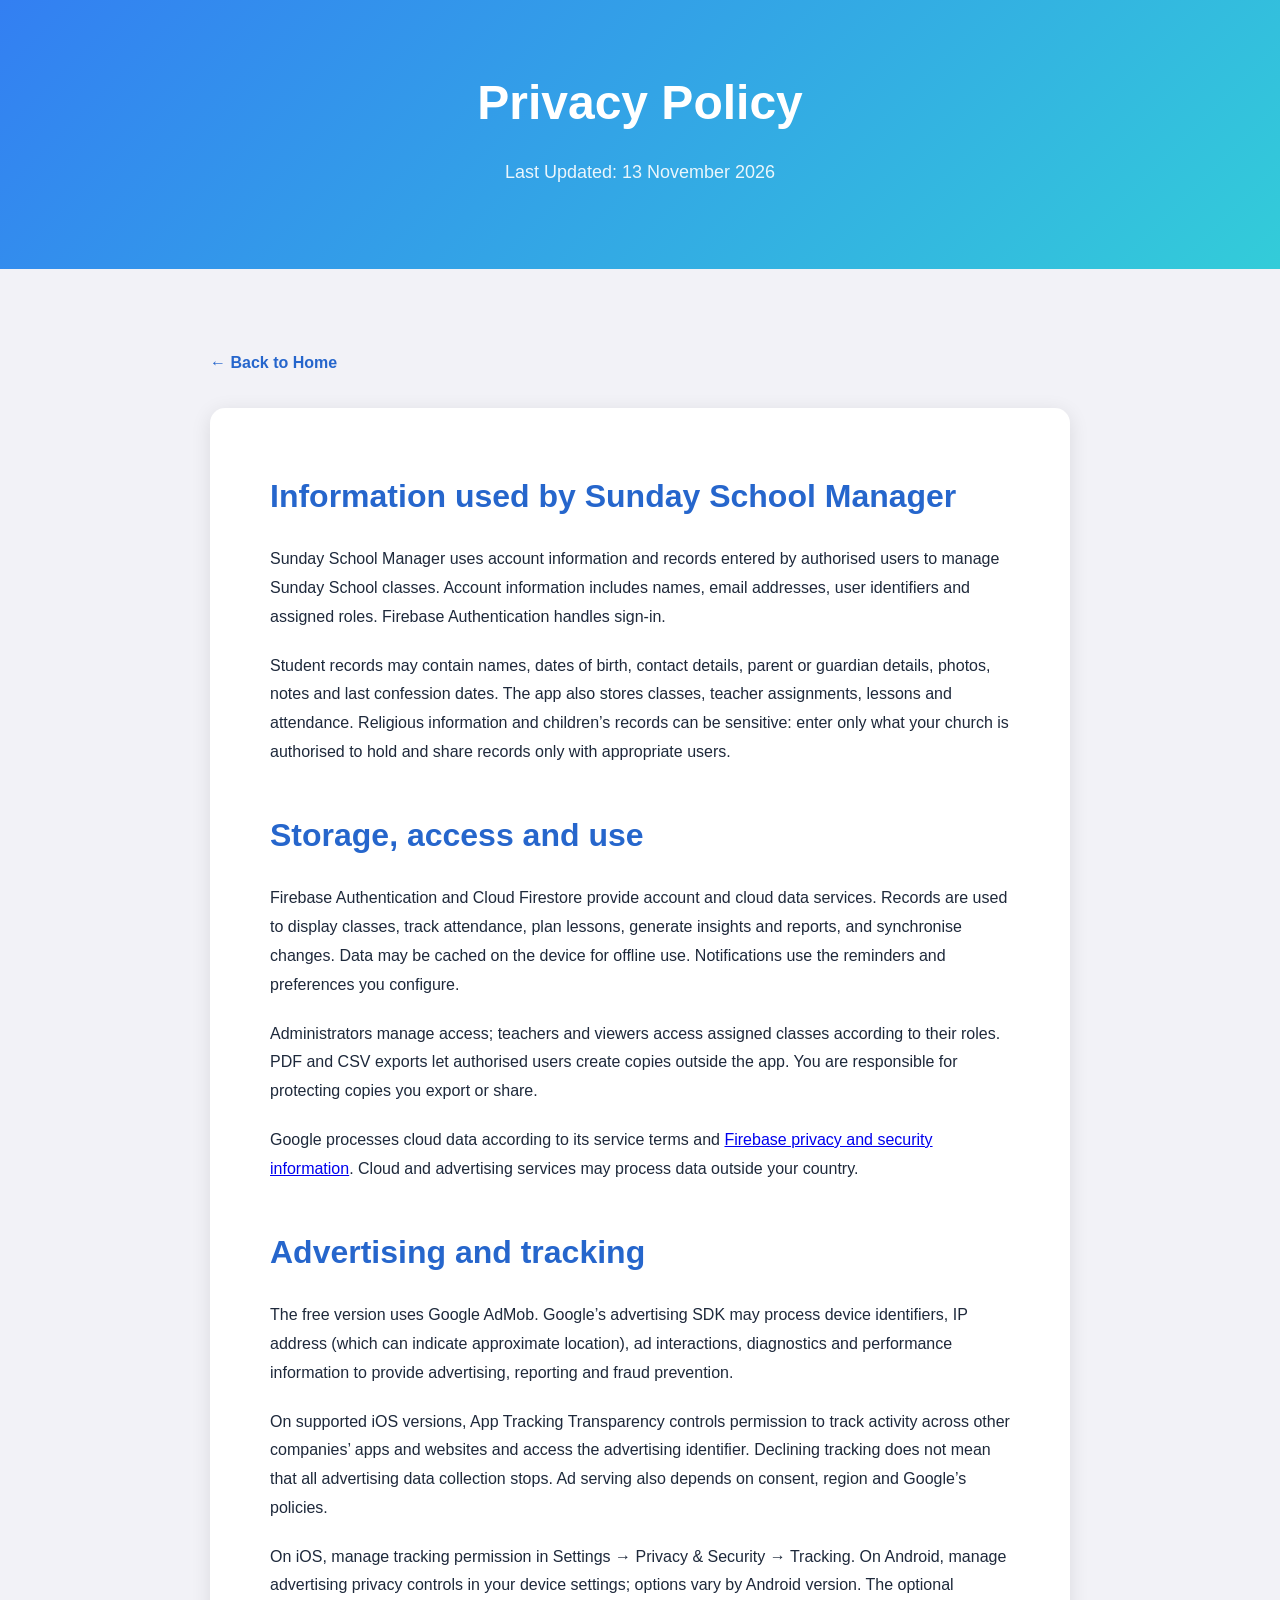
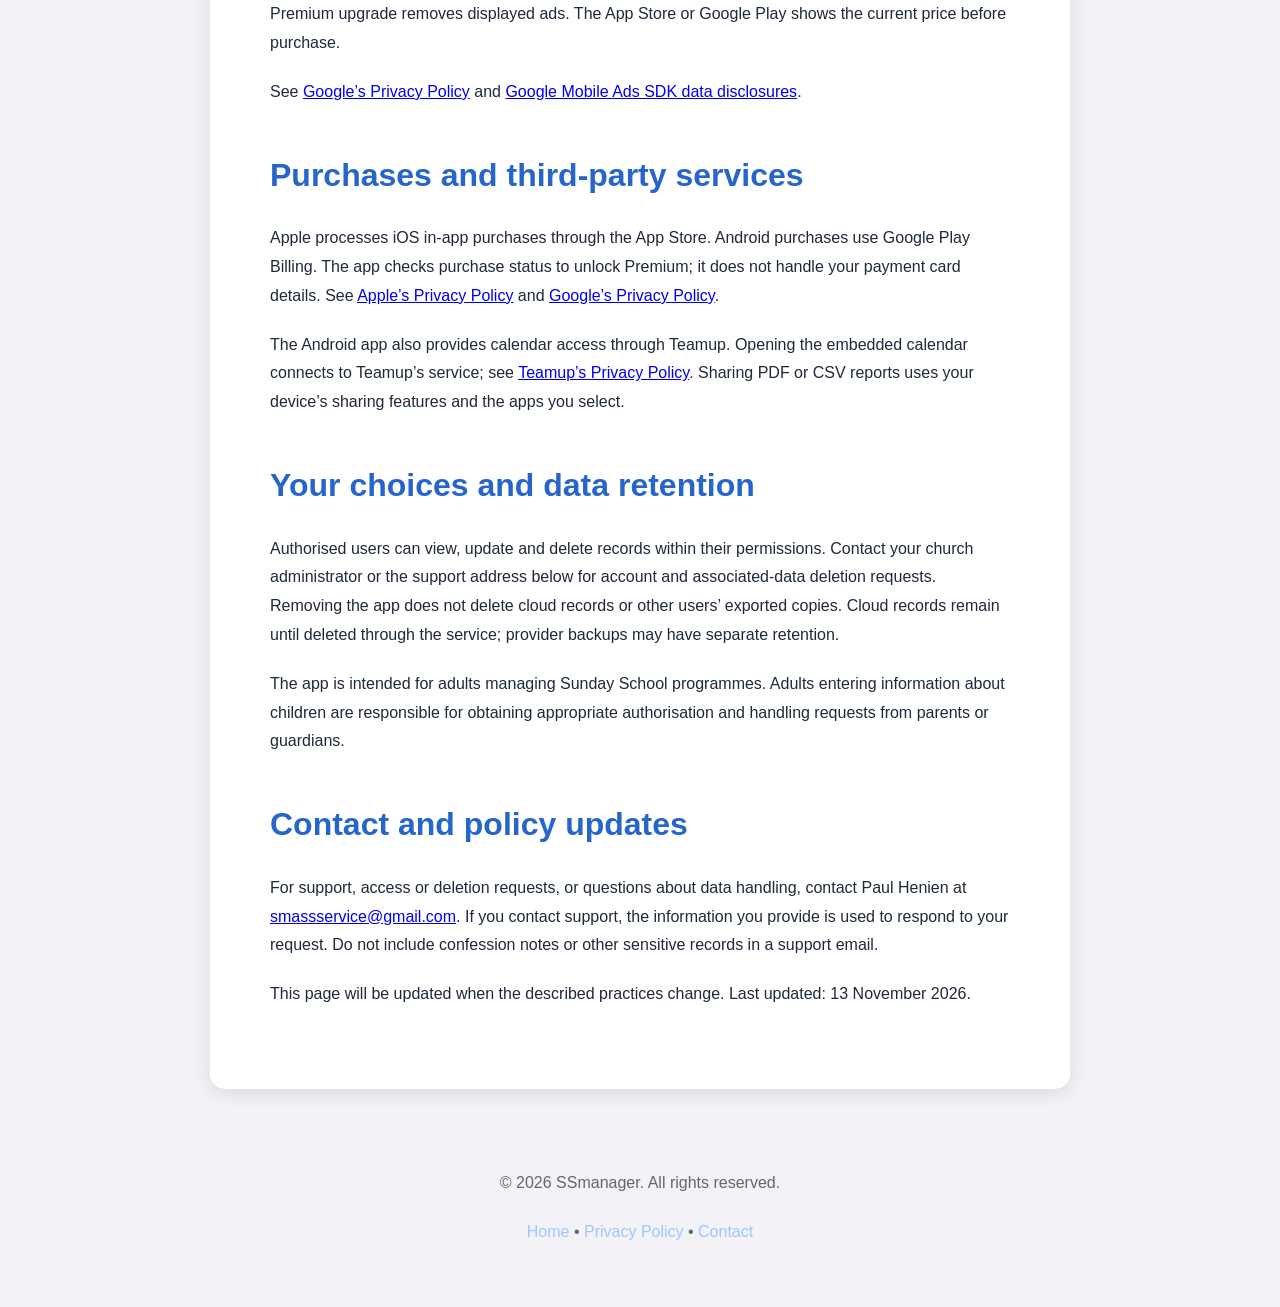
<file: SSmanager-support/privacy.html>
<!DOCTYPE html>
<html lang="en-GB">
<head>
    <meta charset="UTF-8">
    <meta name="viewport" content="width=device-width, initial-scale=1.0">
    <meta http-equiv="refresh" content="0; url=/ssmanager/privacy.html">
    <link rel="canonical" href="https://phenien.github.io/ssmanager/privacy.html">
    <title>Sunday School Manager Privacy Policy</title>
</head>
<body>
    <p>This page has moved. <a href="/ssmanager/privacy.html">Continue to Sunday School Manager Privacy Policy</a>.</p>
</body>
</html>
</file>
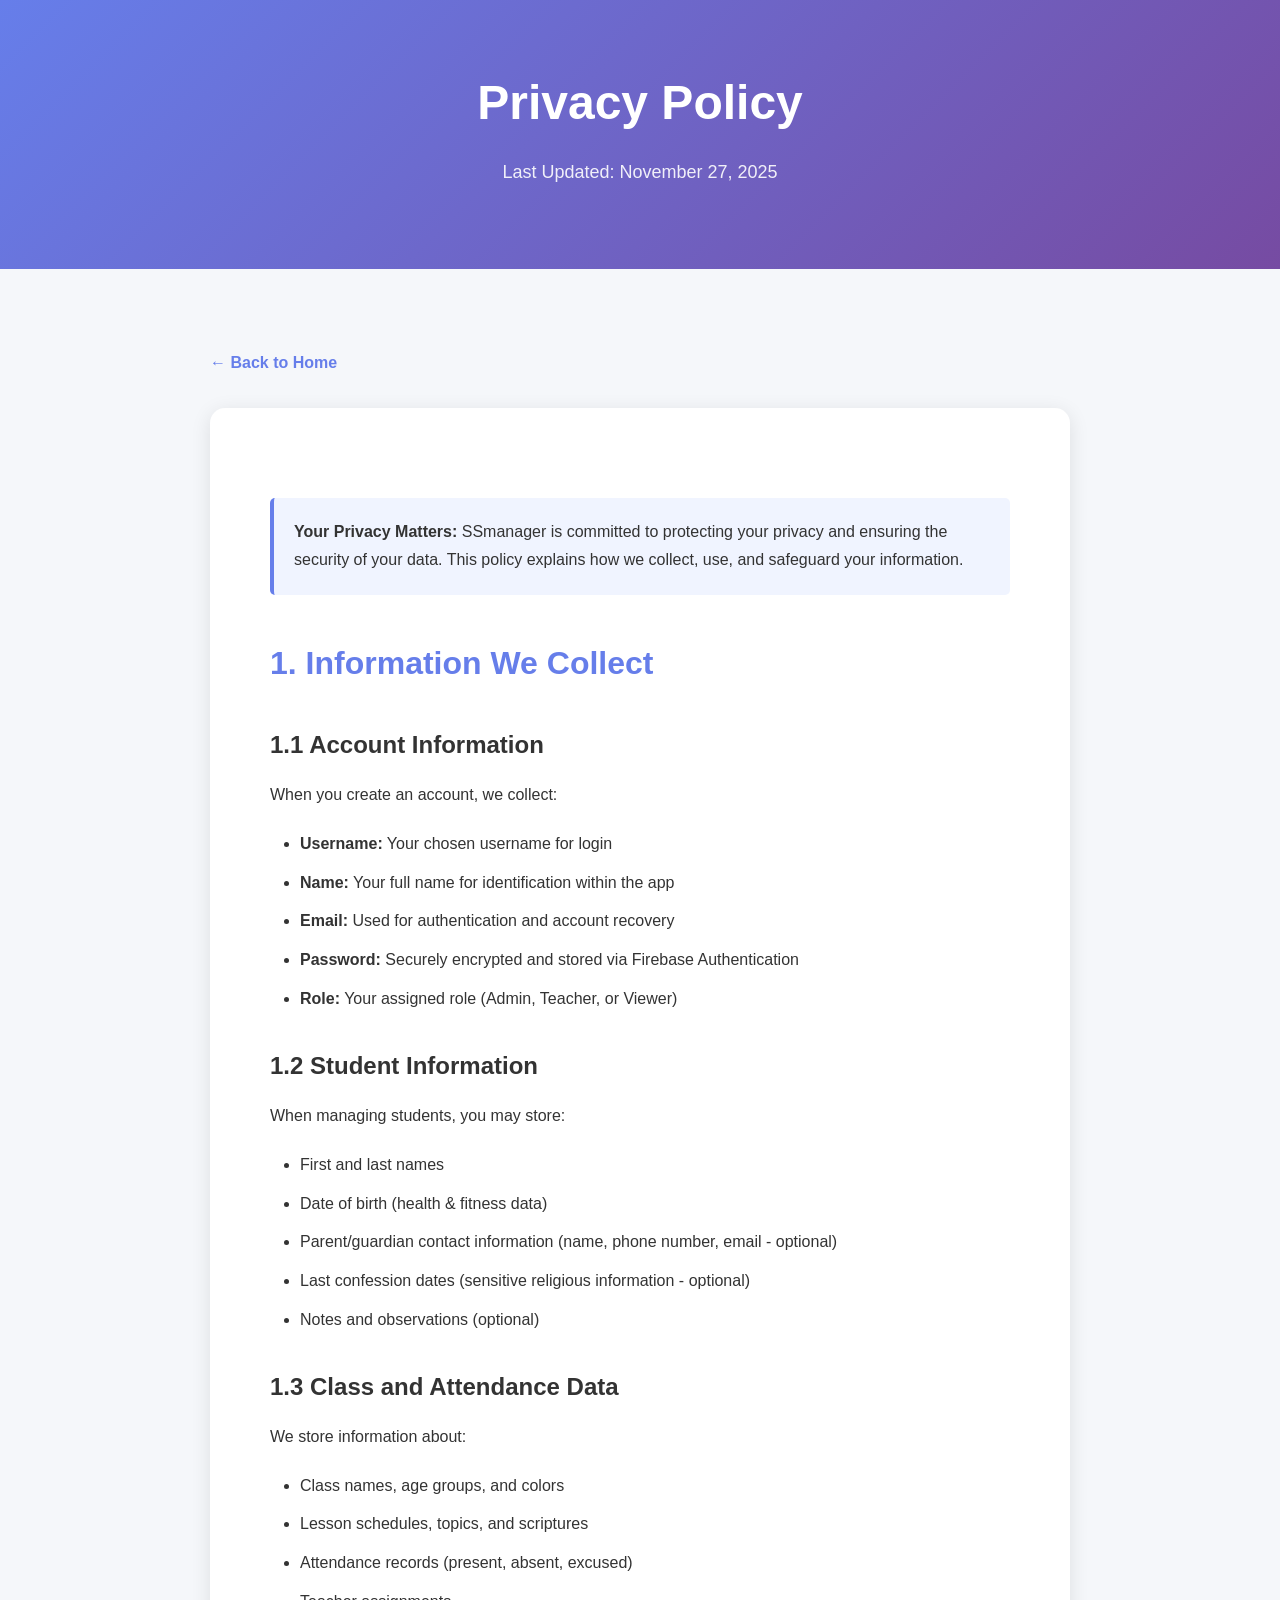
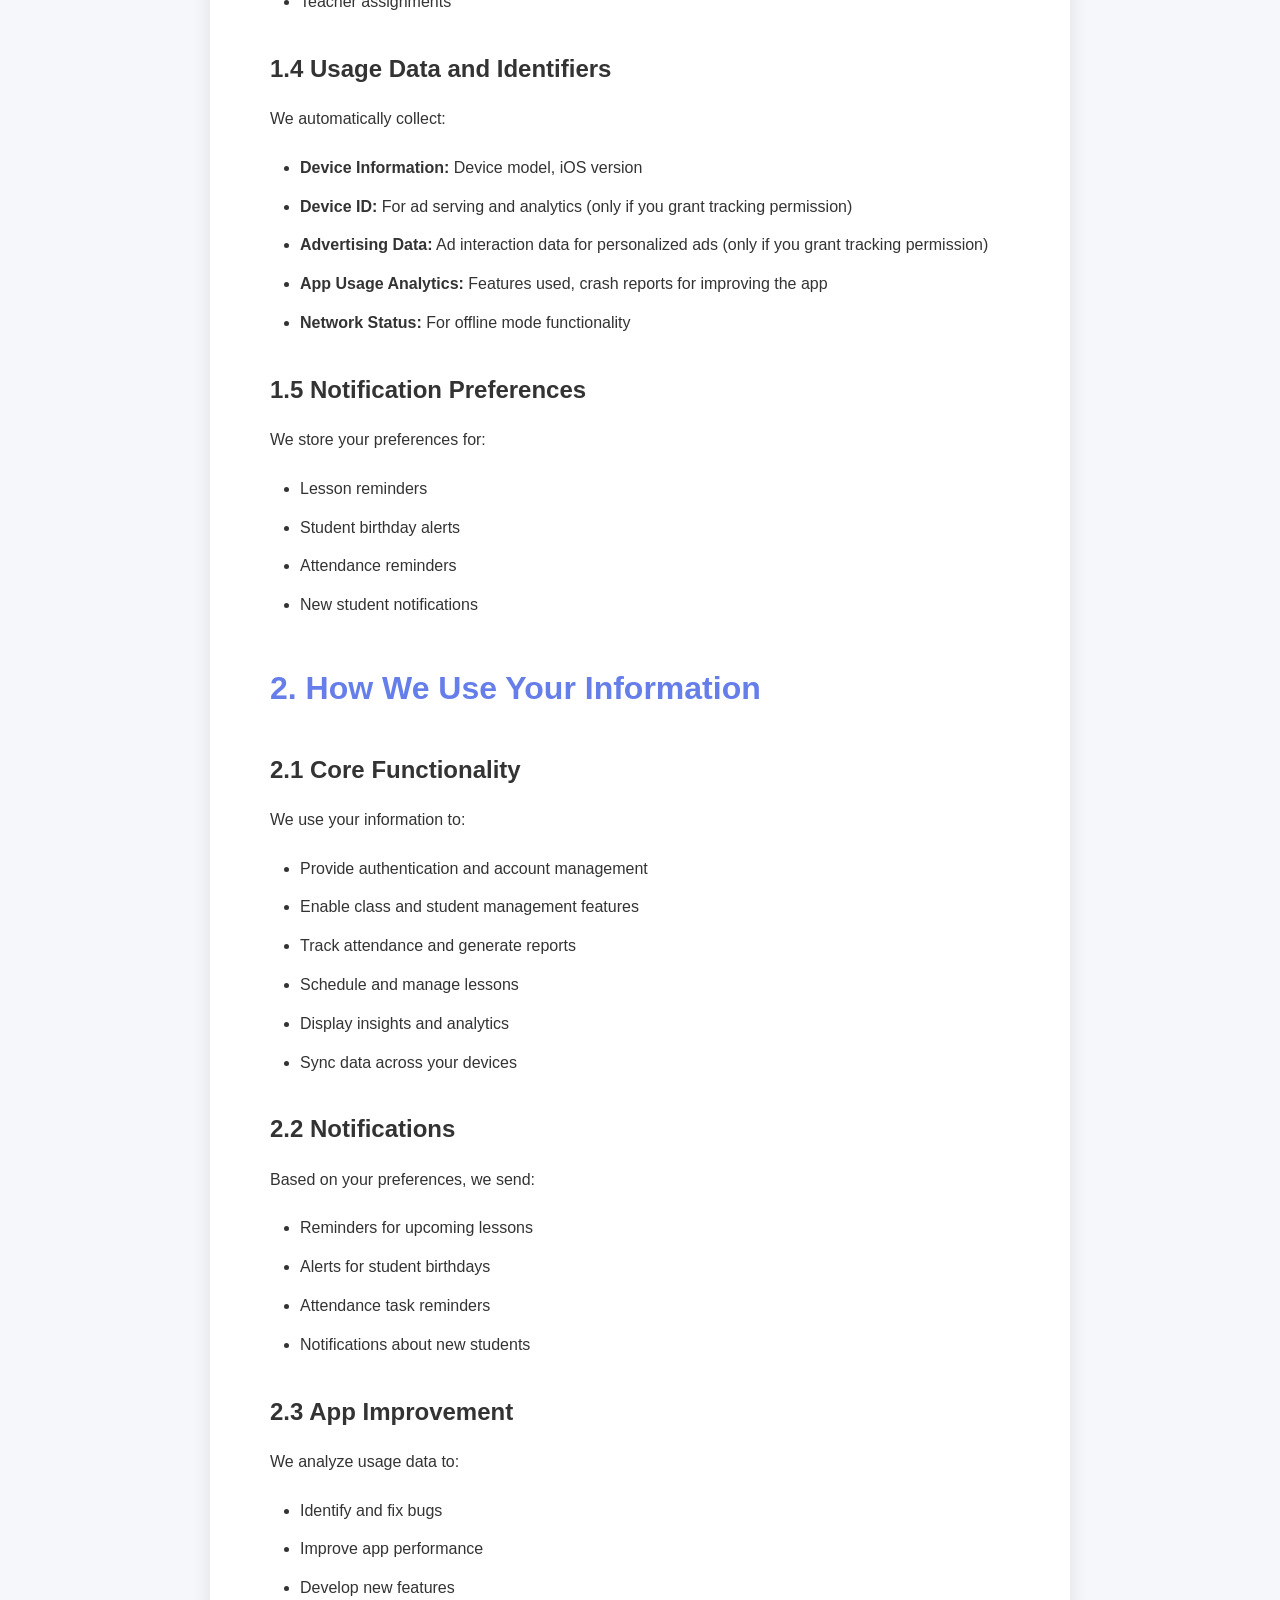
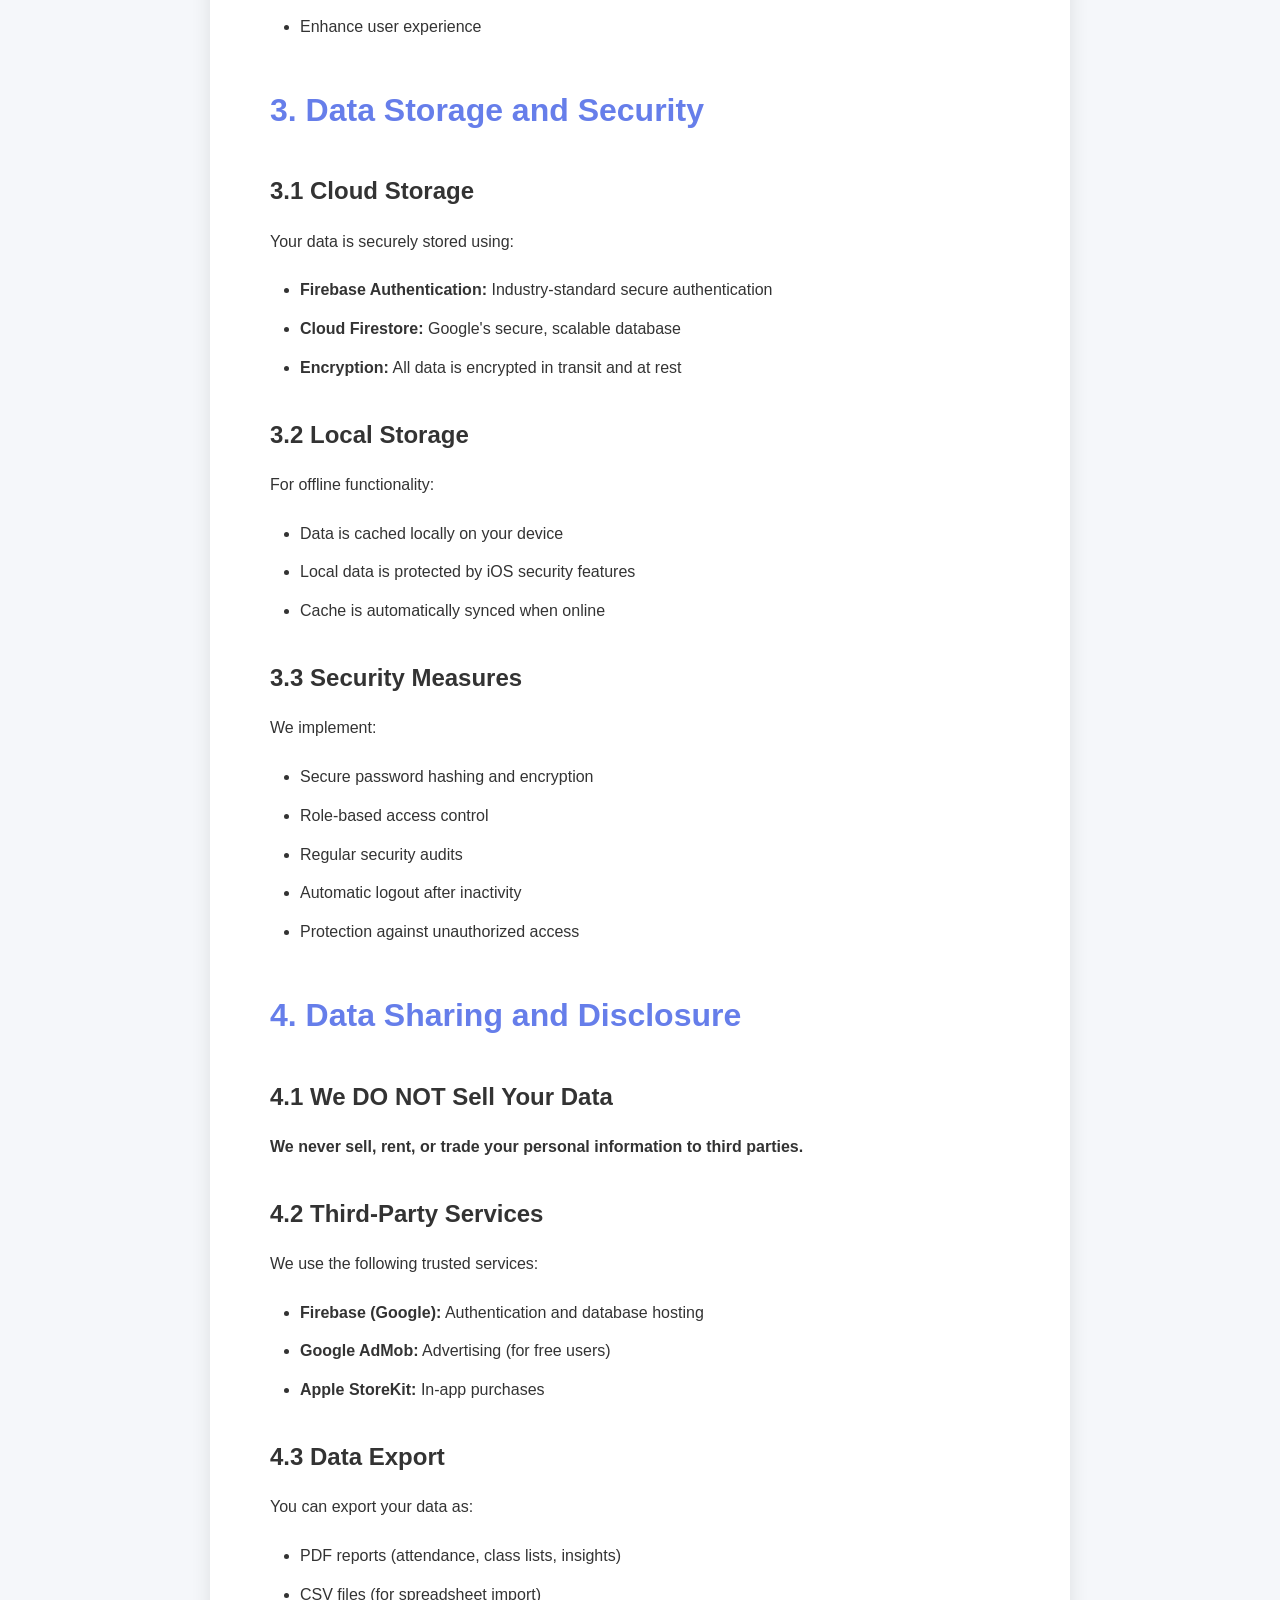
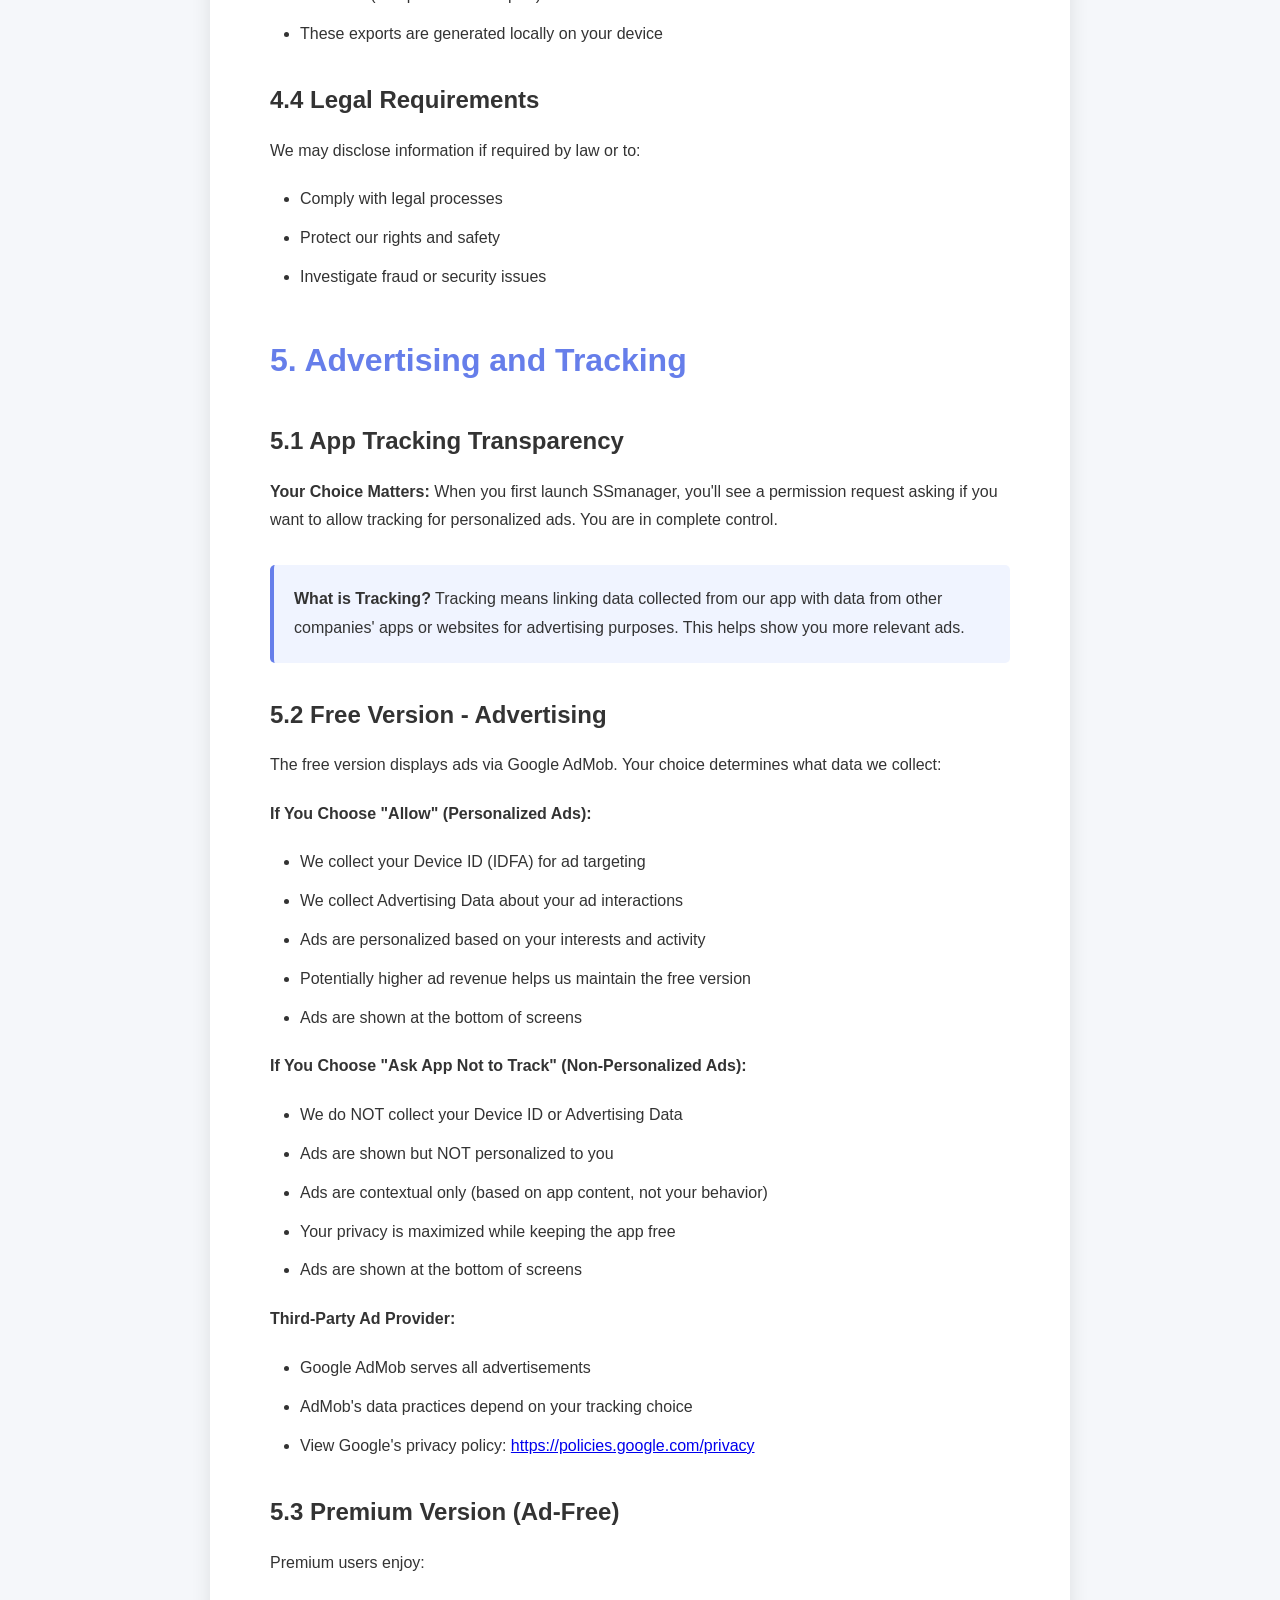
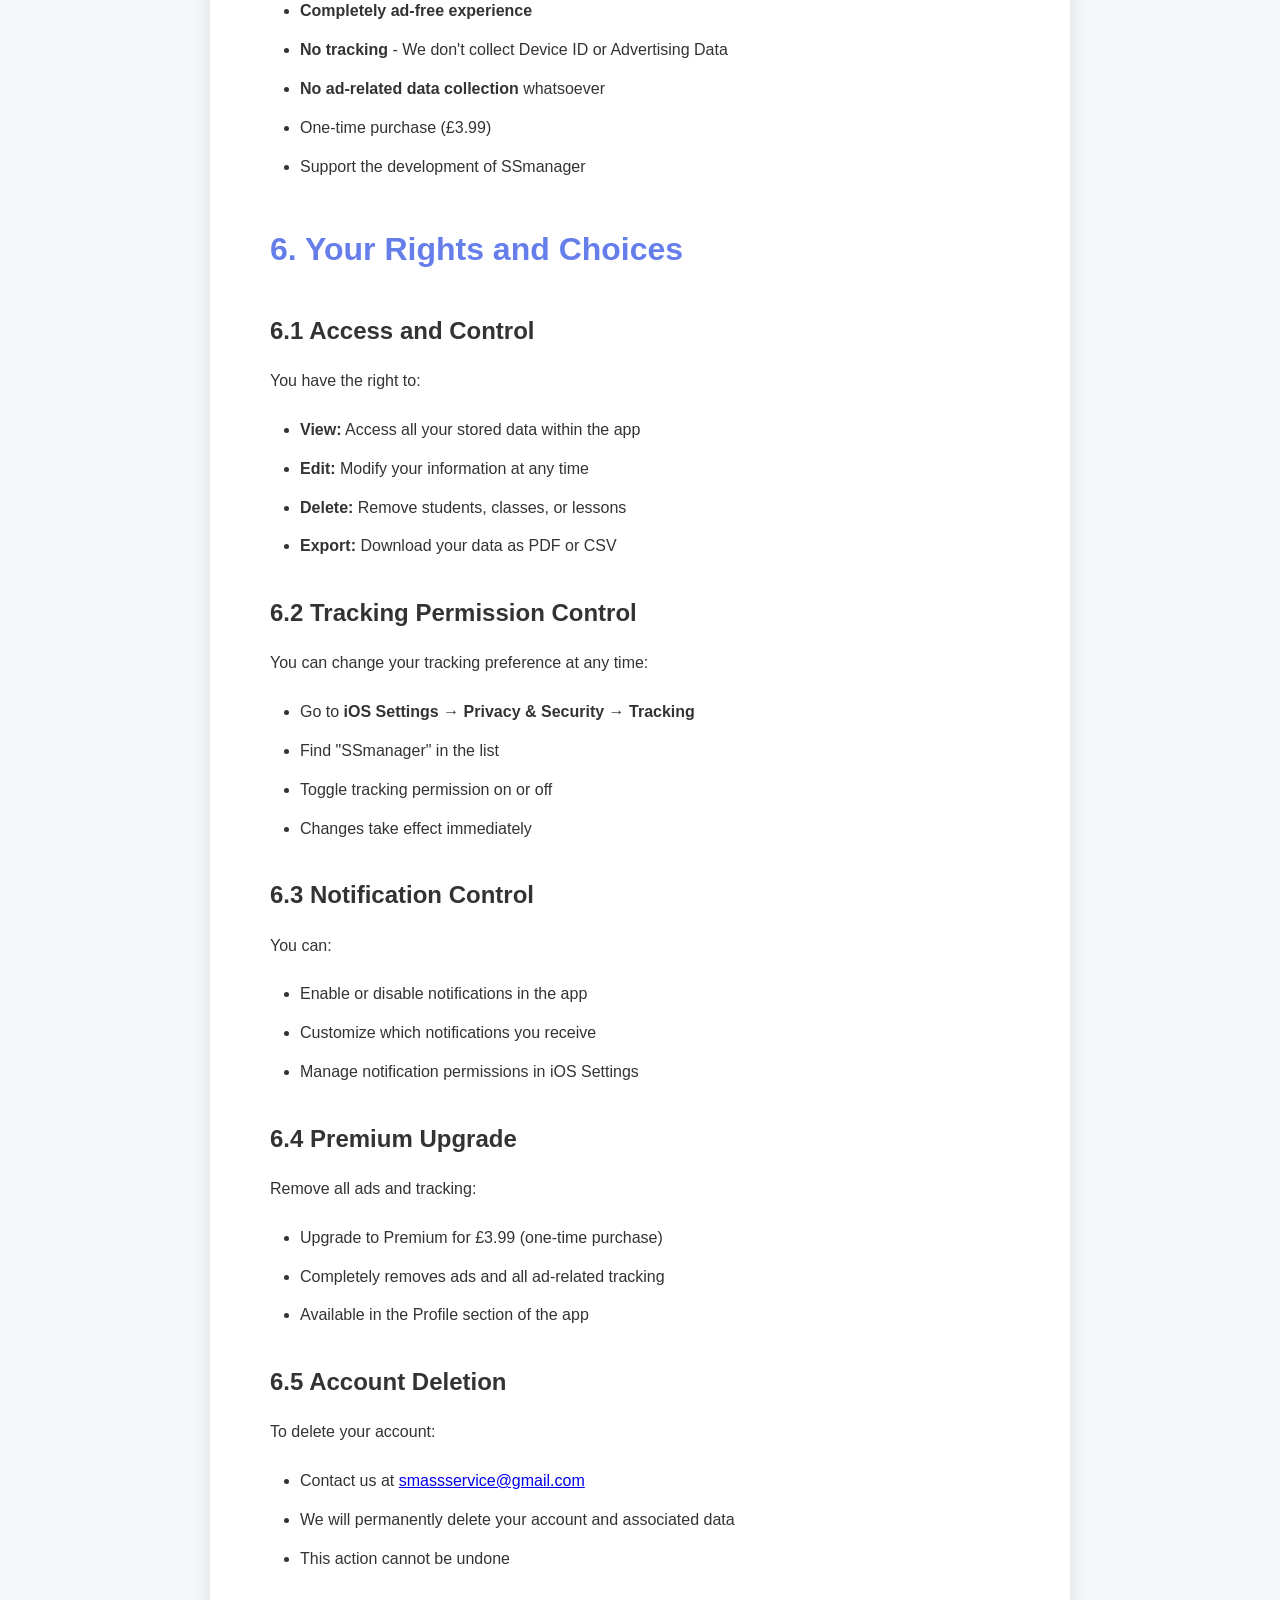
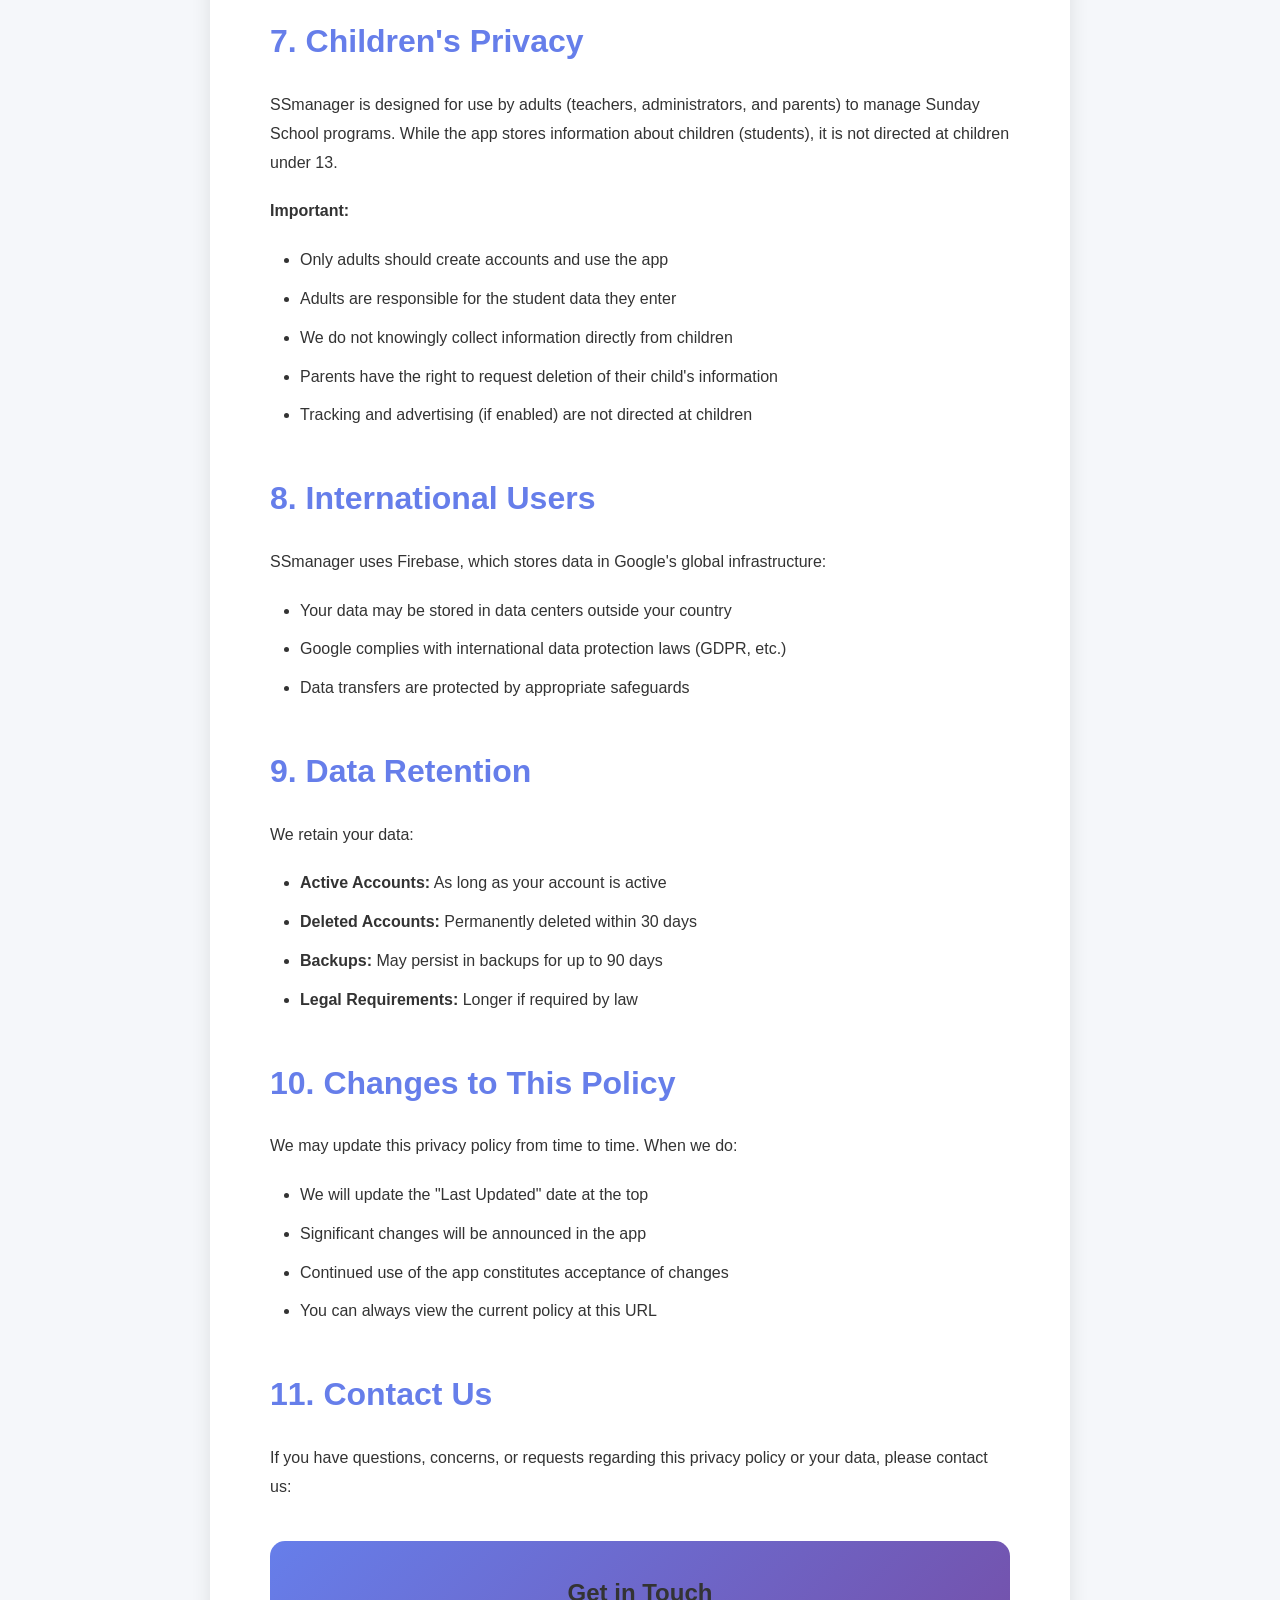
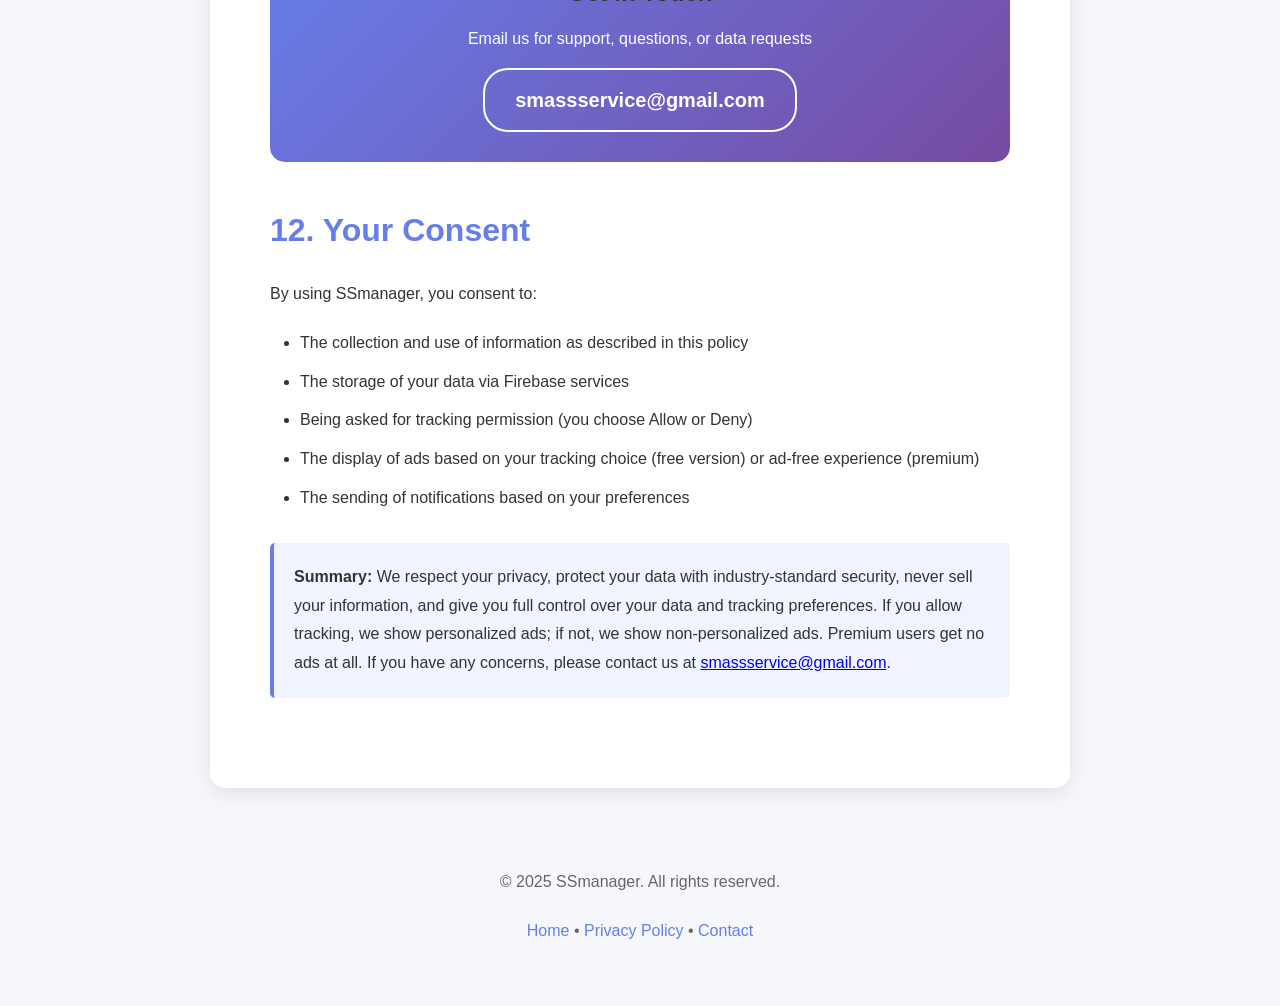
<file: ssmanager-support/privacy.html>
<!DOCTYPE html>
<html lang="en">
<head>
    <meta charset="UTF-8">
    <meta name="viewport" content="width=device-width, initial-scale=1.0">
    <meta name="description" content="SSmanager Privacy Policy - Learn how we protect your data and respect your privacy.">
    <title>Privacy Policy - SSmanager</title>
    <style>
        * {
            margin: 0;
            padding: 0;
            box-sizing: border-box;
        }

        body {
            font-family: -apple-system, BlinkMacSystemFont, 'Segoe UI', Roboto, Oxygen, Ubuntu, Cantarell, sans-serif;
            line-height: 1.8;
            color: #333;
            background: #f5f7fa;
        }

        .container {
            max-width: 900px;
            margin: 0 auto;
            padding: 40px 20px;
        }

        header {
            background: linear-gradient(135deg, #667eea 0%, #764ba2 100%);
            color: white;
            padding: 60px 20px;
            text-align: center;
            margin-bottom: 40px;
        }

        header h1 {
            font-size: 48px;
            margin-bottom: 10px;
        }

        header p {
            font-size: 18px;
            opacity: 0.9;
        }

        .back-link {
            display: inline-block;
            margin-bottom: 30px;
            color: #667eea;
            text-decoration: none;
            font-weight: 600;
        }

        .back-link:hover {
            text-decoration: underline;
        }

        .content {
            background: white;
            padding: 60px;
            border-radius: 15px;
            box-shadow: 0 4px 20px rgba(0, 0, 0, 0.1);
        }

        h2 {
            color: #667eea;
            font-size: 32px;
            margin-top: 40px;
            margin-bottom: 20px;
        }

        h2:first-child {
            margin-top: 0;
        }

        h3 {
            color: #333;
            font-size: 24px;
            margin-top: 30px;
            margin-bottom: 15px;
        }

        p {
            margin-bottom: 20px;
            font-size: 16px;
        }

        ul {
            margin-bottom: 20px;
            padding-left: 30px;
        }

        li {
            margin-bottom: 10px;
        }

        .highlight {
            background: #f0f4ff;
            padding: 20px;
            border-left: 4px solid #667eea;
            border-radius: 5px;
            margin: 30px 0;
        }

        .contact-box {
            background: linear-gradient(135deg, #667eea 0%, #764ba2 100%);
            color: white;
            padding: 30px;
            border-radius: 15px;
            text-align: center;
            margin-top: 40px;
        }

        .contact-box a {
            color: white;
            font-weight: 600;
            text-decoration: none;
            font-size: 20px;
            padding: 12px 30px;
            border: 2px solid white;
            border-radius: 25px;
            display: inline-block;
            margin-top: 15px;
            transition: background 0.3s, color 0.3s;
        }

        .contact-box a:hover {
            background: white;
            color: #667eea;
        }

        footer {
            text-align: center;
            padding: 40px 20px;
            color: #666;
        }

        footer a {
            color: #667eea;
            text-decoration: none;
        }

        footer a:hover {
            text-decoration: underline;
        }

        @media (max-width: 768px) {
            .content {
                padding: 30px 20px;
            }

            header h1 {
                font-size: 36px;
            }

            h2 {
                font-size: 26px;
            }

            h3 {
                font-size: 20px;
            }
        }
    </style>
</head>
<body>
    <header>
        <h1>Privacy Policy</h1>
        <p>Last Updated: November 27, 2025</p>
    </header>

    <div class="container">
        <a href="index.html" class="back-link">← Back to Home</a>

        <div class="content">
            <div class="highlight">
                <strong>Your Privacy Matters:</strong> SSmanager is committed to protecting your privacy and ensuring the security of your data. This policy explains how we collect, use, and safeguard your information.
            </div>

            <h2>1. Information We Collect</h2>

            <h3>1.1 Account Information</h3>
            <p>When you create an account, we collect:</p>
            <ul>
                <li><strong>Username:</strong> Your chosen username for login</li>
                <li><strong>Name:</strong> Your full name for identification within the app</li>
                <li><strong>Email:</strong> Used for authentication and account recovery</li>
                <li><strong>Password:</strong> Securely encrypted and stored via Firebase Authentication</li>
                <li><strong>Role:</strong> Your assigned role (Admin, Teacher, or Viewer)</li>
            </ul>

            <h3>1.2 Student Information</h3>
            <p>When managing students, you may store:</p>
            <ul>
                <li>First and last names</li>
                <li>Date of birth (health & fitness data)</li>
                <li>Parent/guardian contact information (name, phone number, email - optional)</li>
                <li>Last confession dates (sensitive religious information - optional)</li>
                <li>Notes and observations (optional)</li>
            </ul>

            <h3>1.3 Class and Attendance Data</h3>
            <p>We store information about:</p>
            <ul>
                <li>Class names, age groups, and colors</li>
                <li>Lesson schedules, topics, and scriptures</li>
                <li>Attendance records (present, absent, excused)</li>
                <li>Teacher assignments</li>
            </ul>

            <h3>1.4 Usage Data and Identifiers</h3>
            <p>We automatically collect:</p>
            <ul>
                <li><strong>Device Information:</strong> Device model, iOS version</li>
                <li><strong>Device ID:</strong> For ad serving and analytics (only if you grant tracking permission)</li>
                <li><strong>Advertising Data:</strong> Ad interaction data for personalized ads (only if you grant tracking permission)</li>
                <li><strong>App Usage Analytics:</strong> Features used, crash reports for improving the app</li>
                <li><strong>Network Status:</strong> For offline mode functionality</li>
            </ul>

            <h3>1.5 Notification Preferences</h3>
            <p>We store your preferences for:</p>
            <ul>
                <li>Lesson reminders</li>
                <li>Student birthday alerts</li>
                <li>Attendance reminders</li>
                <li>New student notifications</li>
            </ul>

            <h2>2. How We Use Your Information</h2>

            <h3>2.1 Core Functionality</h3>
            <p>We use your information to:</p>
            <ul>
                <li>Provide authentication and account management</li>
                <li>Enable class and student management features</li>
                <li>Track attendance and generate reports</li>
                <li>Schedule and manage lessons</li>
                <li>Display insights and analytics</li>
                <li>Sync data across your devices</li>
            </ul>

            <h3>2.2 Notifications</h3>
            <p>Based on your preferences, we send:</p>
            <ul>
                <li>Reminders for upcoming lessons</li>
                <li>Alerts for student birthdays</li>
                <li>Attendance task reminders</li>
                <li>Notifications about new students</li>
            </ul>

            <h3>2.3 App Improvement</h3>
            <p>We analyze usage data to:</p>
            <ul>
                <li>Identify and fix bugs</li>
                <li>Improve app performance</li>
                <li>Develop new features</li>
                <li>Enhance user experience</li>
            </ul>

            <h2>3. Data Storage and Security</h2>

            <h3>3.1 Cloud Storage</h3>
            <p>Your data is securely stored using:</p>
            <ul>
                <li><strong>Firebase Authentication:</strong> Industry-standard secure authentication</li>
                <li><strong>Cloud Firestore:</strong> Google's secure, scalable database</li>
                <li><strong>Encryption:</strong> All data is encrypted in transit and at rest</li>
            </ul>

            <h3>3.2 Local Storage</h3>
            <p>For offline functionality:</p>
            <ul>
                <li>Data is cached locally on your device</li>
                <li>Local data is protected by iOS security features</li>
                <li>Cache is automatically synced when online</li>
            </ul>

            <h3>3.3 Security Measures</h3>
            <p>We implement:</p>
            <ul>
                <li>Secure password hashing and encryption</li>
                <li>Role-based access control</li>
                <li>Regular security audits</li>
                <li>Automatic logout after inactivity</li>
                <li>Protection against unauthorized access</li>
            </ul>

            <h2>4. Data Sharing and Disclosure</h2>

            <h3>4.1 We DO NOT Sell Your Data</h3>
            <p><strong>We never sell, rent, or trade your personal information to third parties.</strong></p>

            <h3>4.2 Third-Party Services</h3>
            <p>We use the following trusted services:</p>
            <ul>
                <li><strong>Firebase (Google):</strong> Authentication and database hosting</li>
                <li><strong>Google AdMob:</strong> Advertising (for free users)</li>
                <li><strong>Apple StoreKit:</strong> In-app purchases</li>
            </ul>

            <h3>4.3 Data Export</h3>
            <p>You can export your data as:</p>
            <ul>
                <li>PDF reports (attendance, class lists, insights)</li>
                <li>CSV files (for spreadsheet import)</li>
                <li>These exports are generated locally on your device</li>
            </ul>

            <h3>4.4 Legal Requirements</h3>
            <p>We may disclose information if required by law or to:</p>
            <ul>
                <li>Comply with legal processes</li>
                <li>Protect our rights and safety</li>
                <li>Investigate fraud or security issues</li>
            </ul>

            <h2>5. Advertising and Tracking</h2>

            <h3>5.1 App Tracking Transparency</h3>
            <p><strong>Your Choice Matters:</strong> When you first launch SSmanager, you'll see a permission request asking if you want to allow tracking for personalized ads. You are in complete control.</p>

            <div class="highlight">
                <strong>What is Tracking?</strong> Tracking means linking data collected from our app with data from other companies' apps or websites for advertising purposes. This helps show you more relevant ads.
            </div>

            <h3>5.2 Free Version - Advertising</h3>
            <p>The free version displays ads via Google AdMob. Your choice determines what data we collect:</p>

            <p><strong>If You Choose "Allow" (Personalized Ads):</strong></p>
            <ul>
                <li>We collect your Device ID (IDFA) for ad targeting</li>
                <li>We collect Advertising Data about your ad interactions</li>
                <li>Ads are personalized based on your interests and activity</li>
                <li>Potentially higher ad revenue helps us maintain the free version</li>
                <li>Ads are shown at the bottom of screens</li>
            </ul>

            <p><strong>If You Choose "Ask App Not to Track" (Non-Personalized Ads):</strong></p>
            <ul>
                <li>We do NOT collect your Device ID or Advertising Data</li>
                <li>Ads are shown but NOT personalized to you</li>
                <li>Ads are contextual only (based on app content, not your behavior)</li>
                <li>Your privacy is maximized while keeping the app free</li>
                <li>Ads are shown at the bottom of screens</li>
            </ul>

            <p><strong>Third-Party Ad Provider:</strong></p>
            <ul>
                <li>Google AdMob serves all advertisements</li>
                <li>AdMob's data practices depend on your tracking choice</li>
                <li>View Google's privacy policy: <a href="https://policies.google.com/privacy" target="_blank">https://policies.google.com/privacy</a></li>
            </ul>

            <h3>5.3 Premium Version (Ad-Free)</h3>
            <p>Premium users enjoy:</p>
            <ul>
                <li><strong>Completely ad-free experience</strong></li>
                <li><strong>No tracking</strong> - We don't collect Device ID or Advertising Data</li>
                <li><strong>No ad-related data collection</strong> whatsoever</li>
                <li>One-time purchase (£3.99)</li>
                <li>Support the development of SSmanager</li>
            </ul>

            <h2>6. Your Rights and Choices</h2>

            <h3>6.1 Access and Control</h3>
            <p>You have the right to:</p>
            <ul>
                <li><strong>View:</strong> Access all your stored data within the app</li>
                <li><strong>Edit:</strong> Modify your information at any time</li>
                <li><strong>Delete:</strong> Remove students, classes, or lessons</li>
                <li><strong>Export:</strong> Download your data as PDF or CSV</li>
            </ul>

            <h3>6.2 Tracking Permission Control</h3>
            <p>You can change your tracking preference at any time:</p>
            <ul>
                <li>Go to <strong>iOS Settings → Privacy & Security → Tracking</strong></li>
                <li>Find "SSmanager" in the list</li>
                <li>Toggle tracking permission on or off</li>
                <li>Changes take effect immediately</li>
            </ul>

            <h3>6.3 Notification Control</h3>
            <p>You can:</p>
            <ul>
                <li>Enable or disable notifications in the app</li>
                <li>Customize which notifications you receive</li>
                <li>Manage notification permissions in iOS Settings</li>
            </ul>

            <h3>6.4 Premium Upgrade</h3>
            <p>Remove all ads and tracking:</p>
            <ul>
                <li>Upgrade to Premium for £3.99 (one-time purchase)</li>
                <li>Completely removes ads and all ad-related tracking</li>
                <li>Available in the Profile section of the app</li>
            </ul>

            <h3>6.5 Account Deletion</h3>
            <p>To delete your account:</p>
            <ul>
                <li>Contact us at <a href="mailto:smassservice@gmail.com">smassservice@gmail.com</a></li>
                <li>We will permanently delete your account and associated data</li>
                <li>This action cannot be undone</li>
            </ul>

            <h2>7. Children's Privacy</h2>

            <p>SSmanager is designed for use by adults (teachers, administrators, and parents) to manage Sunday School programs. While the app stores information about children (students), it is not directed at children under 13.</p>

            <p><strong>Important:</strong></p>
            <ul>
                <li>Only adults should create accounts and use the app</li>
                <li>Adults are responsible for the student data they enter</li>
                <li>We do not knowingly collect information directly from children</li>
                <li>Parents have the right to request deletion of their child's information</li>
                <li>Tracking and advertising (if enabled) are not directed at children</li>
            </ul>

            <h2>8. International Users</h2>

            <p>SSmanager uses Firebase, which stores data in Google's global infrastructure:</p>
            <ul>
                <li>Your data may be stored in data centers outside your country</li>
                <li>Google complies with international data protection laws (GDPR, etc.)</li>
                <li>Data transfers are protected by appropriate safeguards</li>
            </ul>

            <h2>9. Data Retention</h2>

            <p>We retain your data:</p>
            <ul>
                <li><strong>Active Accounts:</strong> As long as your account is active</li>
                <li><strong>Deleted Accounts:</strong> Permanently deleted within 30 days</li>
                <li><strong>Backups:</strong> May persist in backups for up to 90 days</li>
                <li><strong>Legal Requirements:</strong> Longer if required by law</li>
            </ul>

            <h2>10. Changes to This Policy</h2>

            <p>We may update this privacy policy from time to time. When we do:</p>
            <ul>
                <li>We will update the "Last Updated" date at the top</li>
                <li>Significant changes will be announced in the app</li>
                <li>Continued use of the app constitutes acceptance of changes</li>
                <li>You can always view the current policy at this URL</li>
            </ul>

            <h2>11. Contact Us</h2>

            <p>If you have questions, concerns, or requests regarding this privacy policy or your data, please contact us:</p>

            <div class="contact-box">
                <h3 style="margin: 0 0 10px 0;">Get in Touch</h3>
                <p style="margin-bottom: 0;">Email us for support, questions, or data requests</p>
                <a href="mailto:smassservice@gmail.com">smassservice@gmail.com</a>
            </div>

            <h2>12. Your Consent</h2>

            <p>By using SSmanager, you consent to:</p>
            <ul>
                <li>The collection and use of information as described in this policy</li>
                <li>The storage of your data via Firebase services</li>
                <li>Being asked for tracking permission (you choose Allow or Deny)</li>
                <li>The display of ads based on your tracking choice (free version) or ad-free experience (premium)</li>
                <li>The sending of notifications based on your preferences</li>
            </ul>

            <div class="highlight">
                <strong>Summary:</strong> We respect your privacy, protect your data with industry-standard security, never sell your information, and give you full control over your data and tracking preferences. If you allow tracking, we show personalized ads; if not, we show non-personalized ads. Premium users get no ads at all. If you have any concerns, please contact us at <a href="mailto:smassservice@gmail.com">smassservice@gmail.com</a>.
            </div>
        </div>
    </div>

    <footer>
        <p>&copy; 2025 SSmanager. All rights reserved.</p>
        <p style="margin-top: 10px;">
            <a href="index.html">Home</a> •
            <a href="privacy.html">Privacy Policy</a> •
            <a href="mailto:smassservice@gmail.com">Contact</a>
        </p>
    </footer>
</body>
</html>
</file>
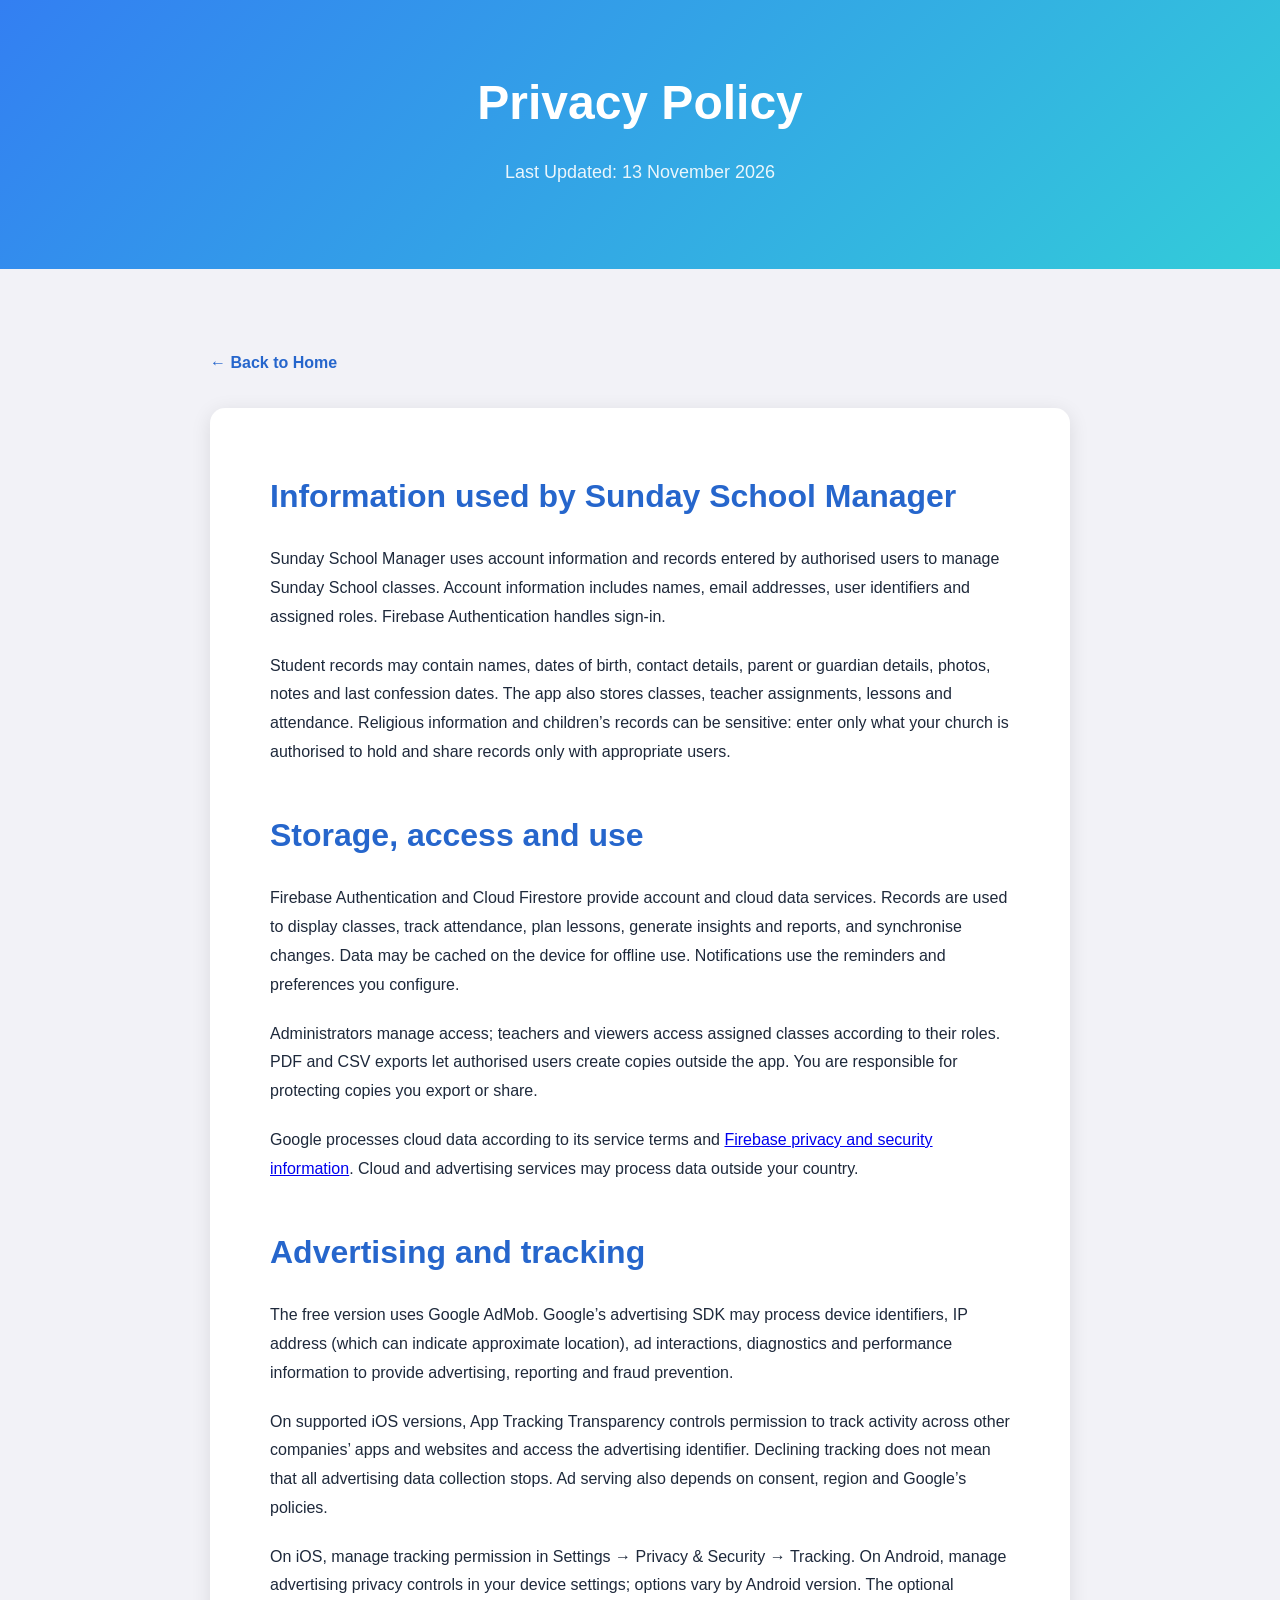
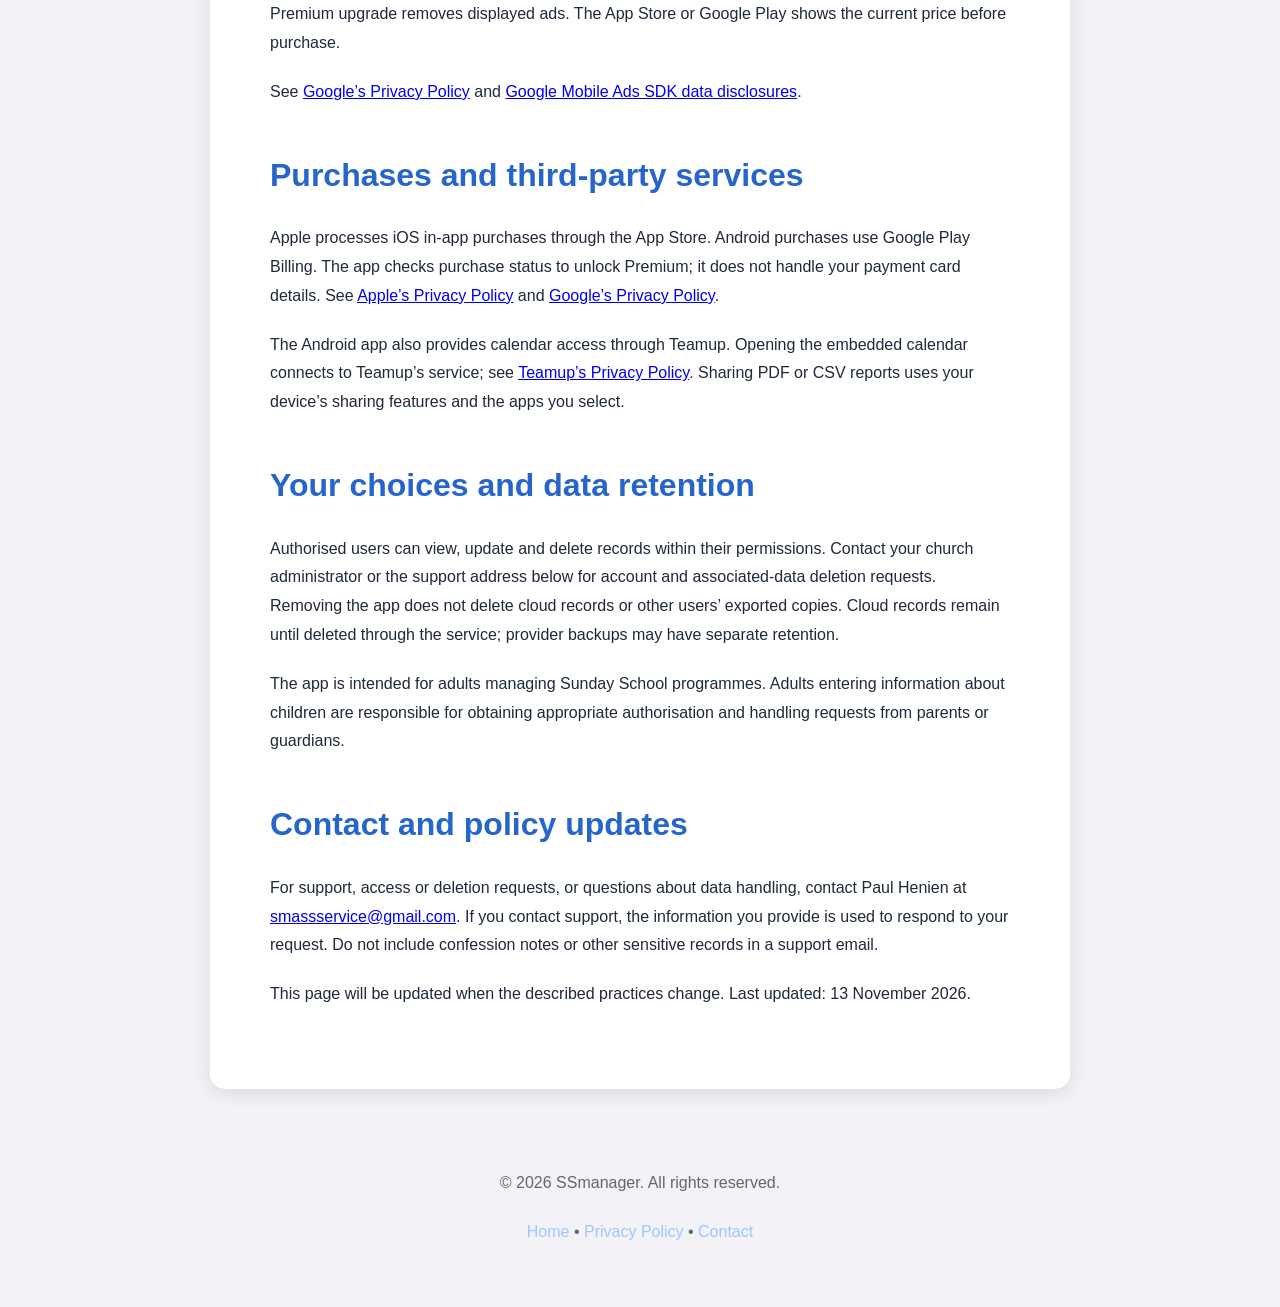
<file: ssmanager/privacy.html>
<!DOCTYPE html>
<html lang="en-GB">
<head>
    <meta charset="UTF-8">
    <meta name="viewport" content="width=device-width, initial-scale=1.0">
    <meta name="description" content="SSmanager Privacy Policy - Learn how we protect your data and respect your privacy.">
    <title>Privacy Policy - SSmanager</title>
    <style>
        * {
            margin: 0;
            padding: 0;
            box-sizing: border-box;
        }

        body {
            font-family: -apple-system, BlinkMacSystemFont, 'Segoe UI', Roboto, Oxygen, Ubuntu, Cantarell, sans-serif;
            line-height: 1.8;
            color: #333;
            background: #f5f7fa;
        }

        .container {
            max-width: 900px;
            margin: 0 auto;
            padding: 40px 20px;
        }

        header {
            background: linear-gradient(135deg, var(--brand) 0%, var(--brand-end) 100%);
            color: white;
            padding: 60px 20px;
            text-align: center;
            margin-bottom: 40px;
        }

        header h1 {
            font-size: 48px;
            margin-bottom: 10px;
        }

        header p {
            font-size: 18px;
            opacity: 0.9;
        }

        .back-link {
            display: inline-block;
            margin-bottom: 30px;
            color: var(--brand);
            text-decoration: none;
            font-weight: 600;
        }

        .back-link:hover {
            text-decoration: underline;
        }

        .content {
            background: white;
            padding: 60px;
            border-radius: 15px;
            box-shadow: 0 4px 20px rgba(0, 0, 0, 0.1);
        }

        h2 {
            color: var(--brand);
            font-size: 32px;
            margin-top: 40px;
            margin-bottom: 20px;
        }

        h2:first-child {
            margin-top: 0;
        }

        h3 {
            color: #333;
            font-size: 24px;
            margin-top: 30px;
            margin-bottom: 15px;
        }

        p {
            margin-bottom: 20px;
            font-size: 16px;
        }

        ul {
            margin-bottom: 20px;
            padding-left: 30px;
        }

        li {
            margin-bottom: 10px;
        }

        .highlight {
            background: #f0f4ff;
            padding: 20px;
            border-left: 4px solid var(--brand);
            border-radius: 5px;
            margin: 30px 0;
        }

        .contact-box {
            background: linear-gradient(135deg, var(--brand) 0%, var(--brand-end) 100%);
            color: white;
            padding: 30px;
            border-radius: 15px;
            text-align: center;
            margin-top: 40px;
        }

        .contact-box a {
            color: white;
            font-weight: 600;
            text-decoration: none;
            font-size: 20px;
            padding: 12px 30px;
            border: 2px solid white;
            border-radius: 25px;
            display: inline-block;
            margin-top: 15px;
            transition: background 0.3s, color 0.3s;
        }

        .contact-box a:hover {
            background: white;
            color: var(--brand);
        }

        footer {
            text-align: center;
            padding: 40px 20px;
            color: #666;
        }

        footer a {
            color: var(--brand);
            text-decoration: none;
        }

        footer a:hover {
            text-decoration: underline;
        }

        @media (max-width: 768px) {
            .content {
                padding: 30px 20px;
            }

            header h1 {
                font-size: 36px;
            }

            h2 {
                font-size: 26px;
            }

            h3 {
                font-size: 20px;
            }
        }
    </style>
    <link rel="stylesheet" href="../assets/site.css">
    <link rel="icon" type="image/png" href="../SSManager.png">
    <link rel="apple-touch-icon" href="../SSManager.png">
</head>
<body class="theme-sunday-school">
    <header>
        <h1 class="app-title"><span>Privacy Policy</span></h1>
        <p>Last Updated: 13 November 2026</p>
    </header>

    <div class="container">
        <a href="index.html" class="back-link">← Back to Home</a>

        <main class="content">
<h2>Information used by Sunday School Manager</h2>
<p>Sunday School Manager uses account information and records entered by authorised users to manage Sunday School classes. Account information includes names, email addresses, user identifiers and assigned roles. Firebase Authentication handles sign-in.</p>
<p>Student records may contain names, dates of birth, contact details, parent or guardian details, photos, notes and last confession dates. The app also stores classes, teacher assignments, lessons and attendance. Religious information and children’s records can be sensitive: enter only what your church is authorised to hold and share records only with appropriate users.</p>
<h2>Storage, access and use</h2>
<p>Firebase Authentication and Cloud Firestore provide account and cloud data services. Records are used to display classes, track attendance, plan lessons, generate insights and reports, and synchronise changes. Data may be cached on the device for offline use. Notifications use the reminders and preferences you configure.</p>
<p>Administrators manage access; teachers and viewers access assigned classes according to their roles. PDF and CSV exports let authorised users create copies outside the app. You are responsible for protecting copies you export or share.</p>
<p>Google processes cloud data according to its service terms and <a href="https://firebase.google.com/support/privacy">Firebase privacy and security information</a>. Cloud and advertising services may process data outside your country.</p>
<h2>Advertising and tracking</h2>
<p>The free version uses Google AdMob. Google’s advertising SDK may process device identifiers, IP address (which can indicate approximate location), ad interactions, diagnostics and performance information to provide advertising, reporting and fraud prevention.</p>
<p>On supported iOS versions, App Tracking Transparency controls permission to track activity across other companies’ apps and websites and access the advertising identifier. Declining tracking does not mean that all advertising data collection stops. Ad serving also depends on consent, region and Google’s policies.</p>
<p>On iOS, manage tracking permission in Settings → Privacy &amp; Security → Tracking. On Android, manage advertising privacy controls in your device settings; options vary by Android version. The optional Premium upgrade removes displayed ads. The App Store or Google Play shows the current price before purchase.</p>
<p>See <a href="https://policies.google.com/privacy">Google’s Privacy Policy</a> and <a href="https://developers.google.com/admob/ios/privacy/data-disclosure">Google Mobile Ads SDK data disclosures</a>.</p><h2>Purchases and third-party services</h2>
<p>Apple processes iOS in-app purchases through the App Store. Android purchases use Google Play Billing. The app checks purchase status to unlock Premium; it does not handle your payment card details. See <a href="https://www.apple.com/legal/privacy/">Apple’s Privacy Policy</a> and <a href="https://policies.google.com/privacy">Google’s Privacy Policy</a>.</p><p>The Android app also provides calendar access through Teamup. Opening the embedded calendar connects to Teamup’s service; see <a href="https://www.teamup.com/privacy-policy/">Teamup’s Privacy Policy</a>. Sharing PDF or CSV reports uses your device’s sharing features and the apps you select.</p><h2>Your choices and data retention</h2>
<p>Authorised users can view, update and delete records within their permissions. Contact your church administrator or the support address below for account and associated-data deletion requests. Removing the app does not delete cloud records or other users’ exported copies. Cloud records remain until deleted through the service; provider backups may have separate retention.</p>
<p>The app is intended for adults managing Sunday School programmes. Adults entering information about children are responsible for obtaining appropriate authorisation and handling requests from parents or guardians.</p><h2>Contact and policy updates</h2>
<p>For support, access or deletion requests, or questions about data handling, contact Paul Henien at <a href="mailto:smassservice@gmail.com">smassservice@gmail.com</a>. If you contact support, the information you provide is used to respond to your request. Do not include confession notes or other sensitive records in a support email.</p>
<p>This page will be updated when the described practices change. Last updated: 13 November 2026.</p>
        </main>
    </div>

    <footer>
        <p>&copy; 2026 SSmanager. All rights reserved.</p>
        <p style="margin-top: 10px;">
            <a href="index.html">Home</a> •
            <a href="privacy.html">Privacy Policy</a> •
            <a href="mailto:smassservice@gmail.com">Contact</a>
        </p>
    </footer>
</body>
</html>
</file>
<file: assets/site.css>
/* Brand values mirror ModernTheme.swift, CopticTheme, and adaptive parchment colours. */
:root {
  --page: #f1f5f9;
  --page-end: #ffffff;
  --ink: #1e293b;
  --muted: #475569;
  --brand: #337ff2;
  --brand-end: #33ccd9;
  --link: #2666cc;
  --tint: #edf5ff;
}
.theme-sunday-school {
  --brand: #337ff2;
  --brand-end: #33ccd9;
  --link: #2666cc;
  --page: #f2f2f7;
  --tint: #edf5ff;
}
.theme-coptic-life {
  --brand: #d4af37;
  --brand-end: #b18b1e;
  --link: #735b13;
  --page: #f1f5f9;
  --tint: #faf5e4;
}
.theme-confession {
  --brand: #cc6633;
  --brand-end: #66331a;
  --link: #994522;
  --page: #f5ebd6;
  --page-end: #fcf7ed;
  --ink: #523621;
  --muted: #66331a;
  --tint: #fcf7ed;
}
html { scroll-behavior: smooth; scroll-padding-top: 100px; }
* { box-sizing: border-box; }
body { background-color: var(--page); color: var(--ink); }
a { overflow-wrap: anywhere; }
a:focus-visible { outline: 3px solid var(--link); outline-offset: 5px; border-radius: 3px; }
img { max-width: 100%; }
.brand-icon { display: block; margin: 0 auto 1.5rem; border-radius: 24%; }
.portfolio { font-family: -apple-system, BlinkMacSystemFont, 'Segoe UI', sans-serif; line-height: 1.6; }
.portfolio header { background: #1e293b; padding: 64px 20px; }
.portfolio header p { color: #cbd5e1; }
.portfolio .app-card { border-top: 5px solid var(--brand); background: linear-gradient(120deg, #fff 65%, var(--tint)); }
.portfolio .app-card h2, .portfolio .app-card a { color: var(--link); }
.portfolio .app-card { color: var(--ink); }
.portfolio .app-info p { margin: 0 0 18px; }
.portfolio .app-download { margin-bottom: 18px; }
.portfolio .app-download .store-badges {
  display: flex;
  justify-content: flex-start;
  min-height: 74px;
}
body.theme-sunday-school { background: var(--page); }
.theme-sunday-school .hero,
.theme-sunday-school .roles,
.theme-sunday-school .contact { background: linear-gradient(135deg, #2666cc, #1d6570); }
.theme-sunday-school .logo { background: none; -webkit-text-fill-color: var(--link); color: var(--link); }
.theme-sunday-school .feature-card { background: var(--tint); }
.theme-sunday-school .cta-button,
.theme-sunday-school .premium-price,
.theme-sunday-school .back-link,
.theme-sunday-school nav a:hover { color: var(--link); }
.theme-sunday-school footer a { color: #9cc7ff; }
.theme-coptic-life header,
.theme-coptic-life .cta-section { background: linear-gradient(135deg, #d4af37, #b18b1e); color: #28220d; }
.theme-coptic-life header a,
.theme-coptic-life .hero h1,
.theme-coptic-life .hero p { color: #28220d; }
.theme-coptic-life h2,
.theme-coptic-life .feature-card h3,
.theme-coptic-life .pricing h3,
.theme-coptic-life .pricing-card .price,
.theme-coptic-life .btn { color: var(--link) !important; }
.theme-confession main { width: calc(100% - 32px); margin-bottom: 32px; background: rgba(255,255,255,.6); border-color: #cc9966; }
.theme-confession footer { color: var(--muted); }
@media (max-width: 768px) {
  .theme-sunday-school .header-content { flex-direction: column; gap: 12px; }
  .theme-sunday-school nav { display: flex; flex-wrap: wrap; justify-content: center; gap: 12px 18px; }
  .theme-sunday-school nav a { margin: 0; }
  .feature-grid, .role-grid, .features { grid-template-columns: repeat(auto-fit, minmax(min(100%, 280px), 1fr)); }
  .theme-sunday-school .contact a { font-size: 18px; max-width: 100%; padding: 12px 18px; }
  .theme-sunday-school .content { padding: 24px; }
}
@media (max-width: 600px) {
  .portfolio .container { margin: 20px auto; padding: 16px; }
  .portfolio .app-card { padding: 24px; }
  .portfolio .app-card h2 { font-size: 25px; }
  .portfolio .app-icon { width: 88px; height: 88px; }
  .theme-confession main { padding: 24px; }
}
@media (prefers-reduced-motion: reduce) {
  html { scroll-behavior: auto; }
  *, *::before, *::after { transition: none !important; }
}
.theme-sunday-school .content h2,
.theme-sunday-school .content h3 { color: var(--link); }

/* Keep app names and page headings aligned. */
.app-brand, .app-title {
  display: flex;
  align-items: center;
  justify-content: center;
  gap: 12px;
  text-decoration: none;
}
@media (max-width: 600px) {
  .app-brand, .app-title { gap: 10px; }
  .theme-sunday-school .logo { font-size: 22px; }
}

.store-badge { display: inline-block; vertical-align: middle; line-height: 0; }
.store-badge img { display: block; height: 50px; width: auto; max-width: 100%; }
.hero .store-badge { margin-top: 16px; }

.store-badges { display: inline-flex; flex-wrap: wrap; align-items: center; justify-content: center; gap: 8px; max-width: 100%; }
.store-badges .store-badge { margin-top: 0; }
.store-badges .google-play-badge img { height: 74px; }

.portfolio .app-download .download-label { margin: 0; }
</file>
